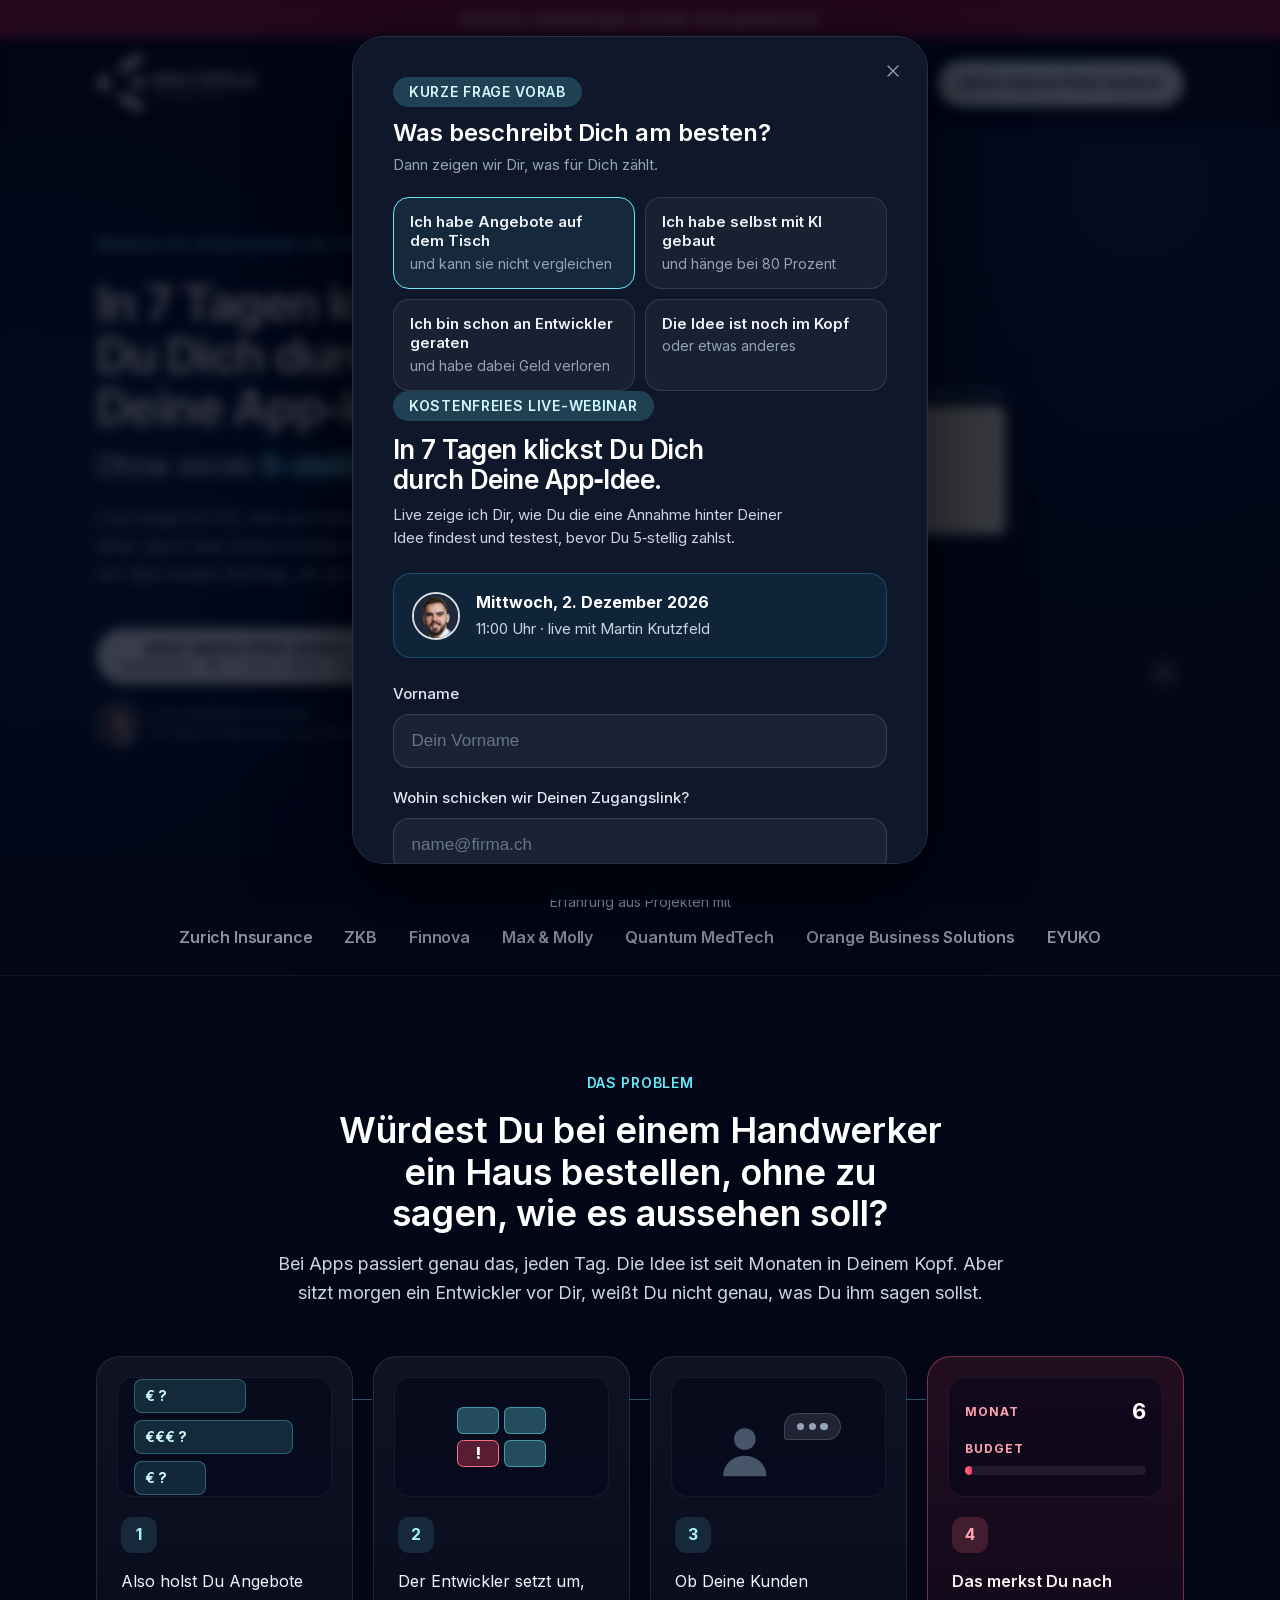
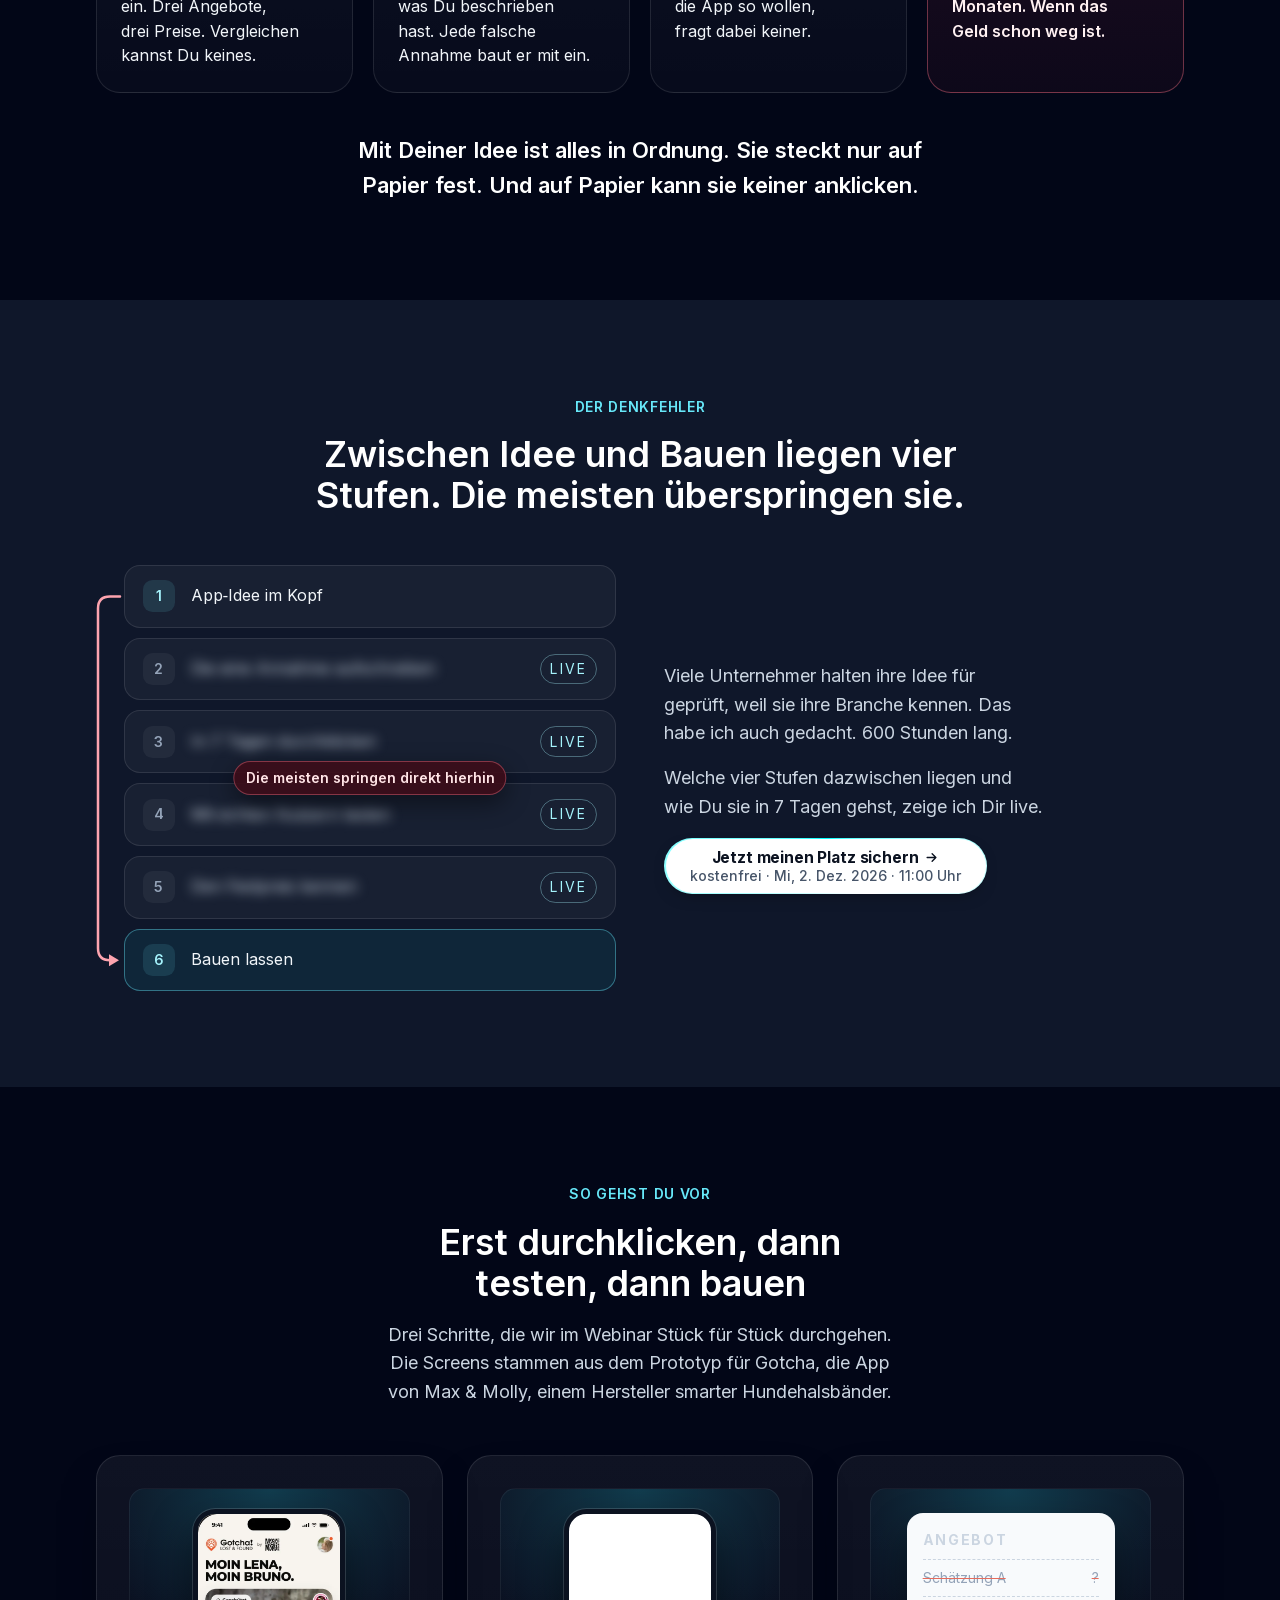
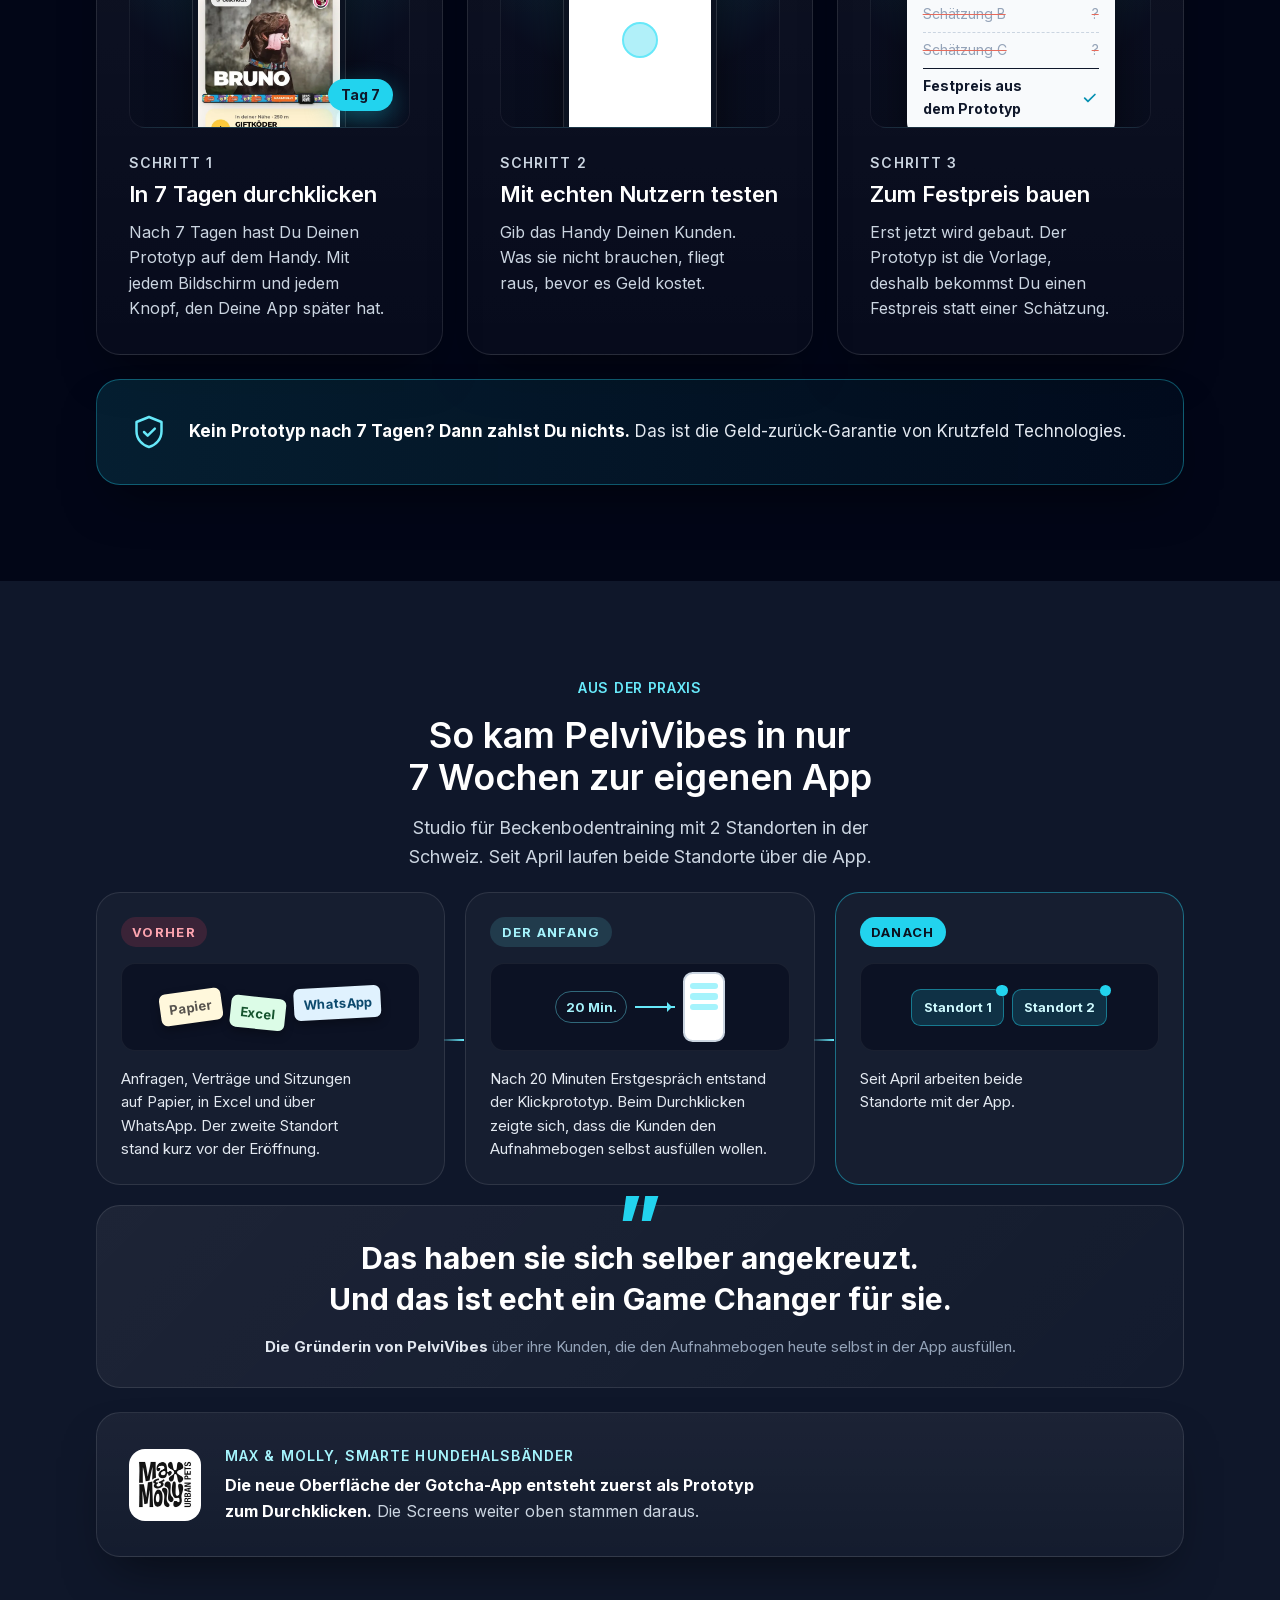
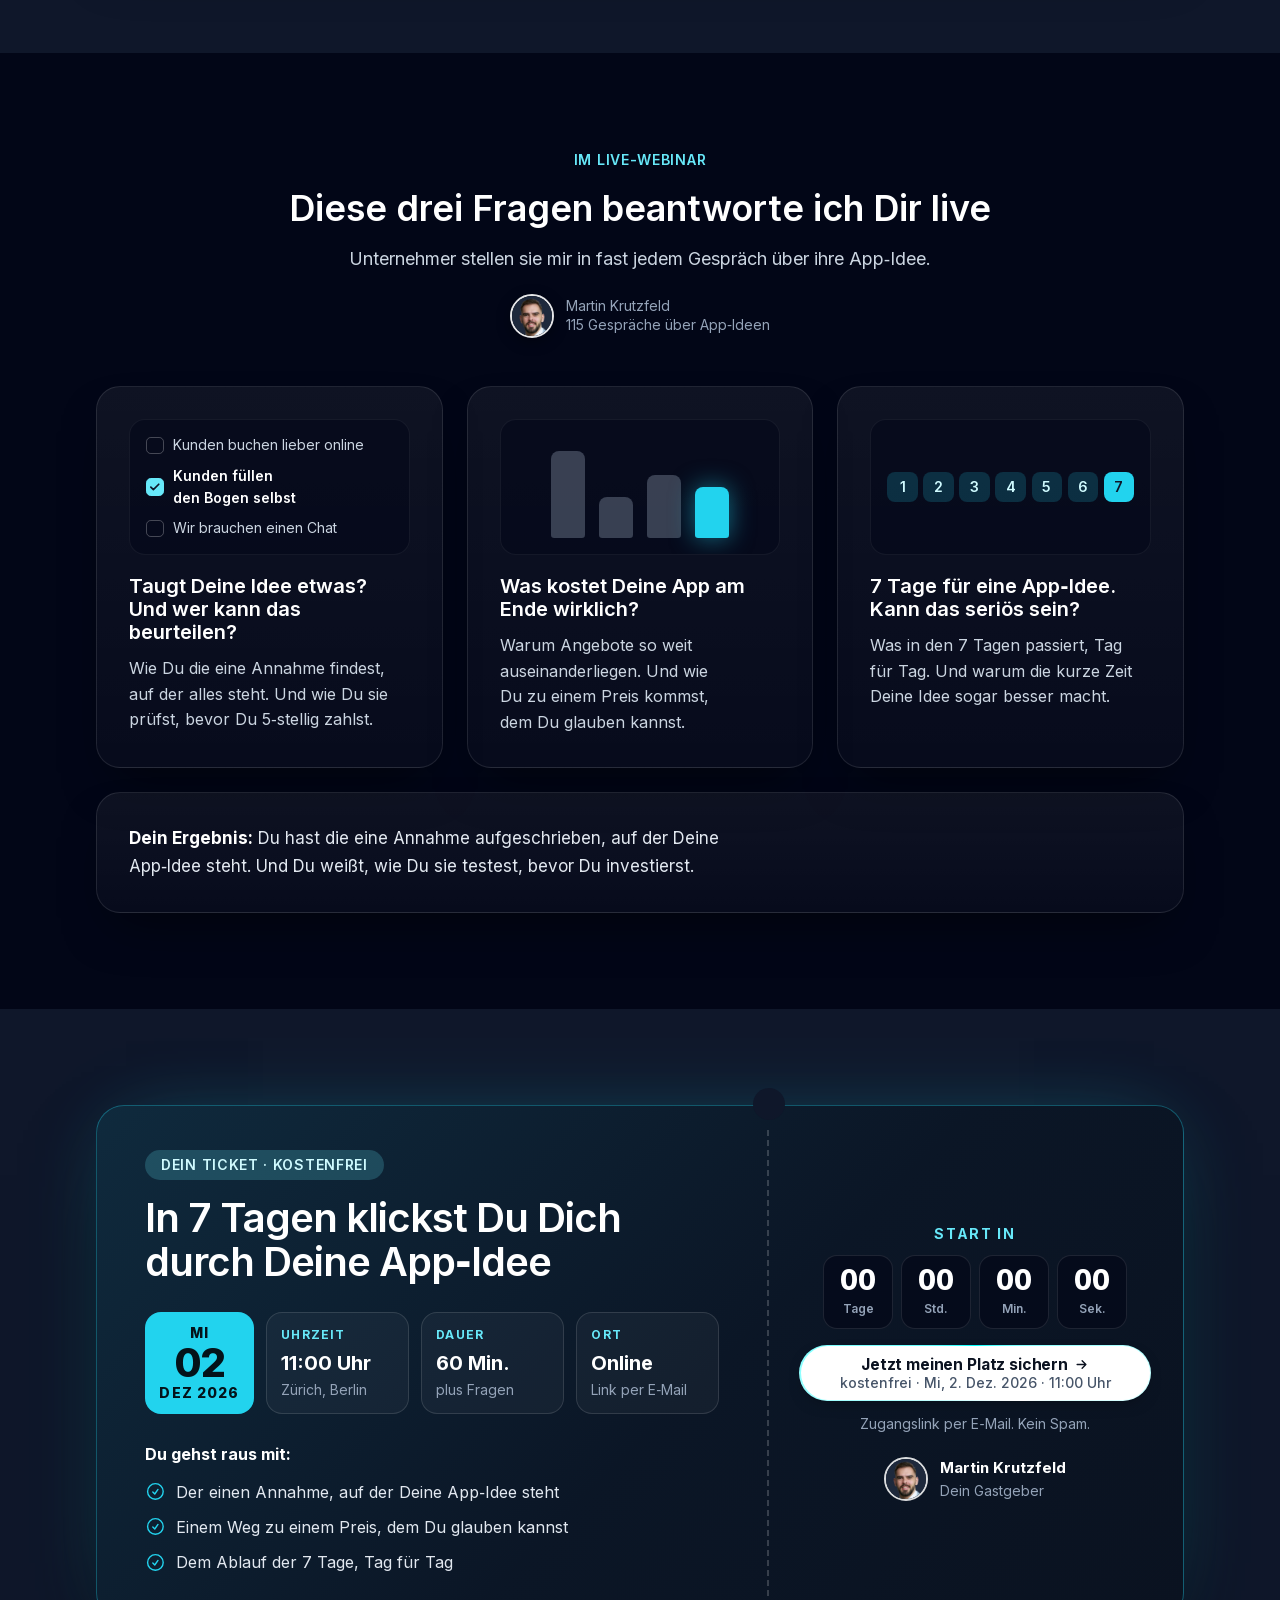
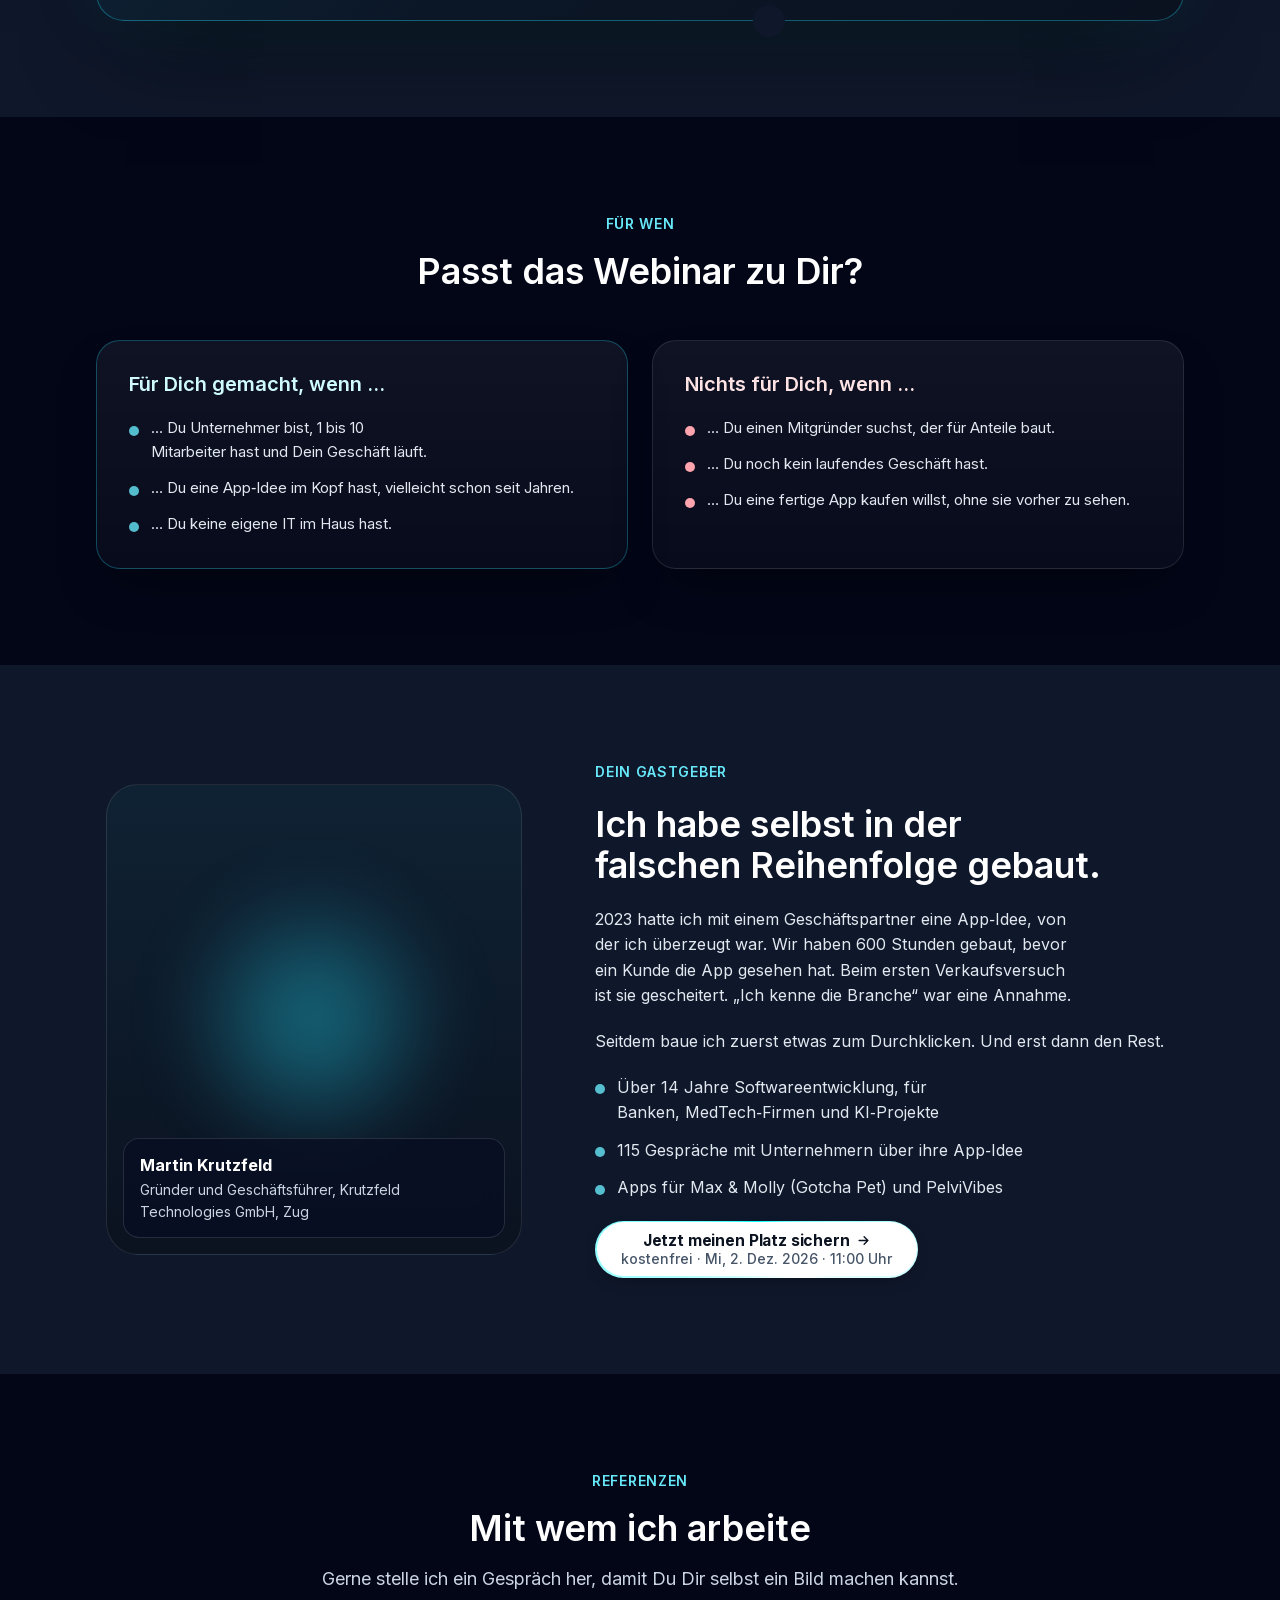
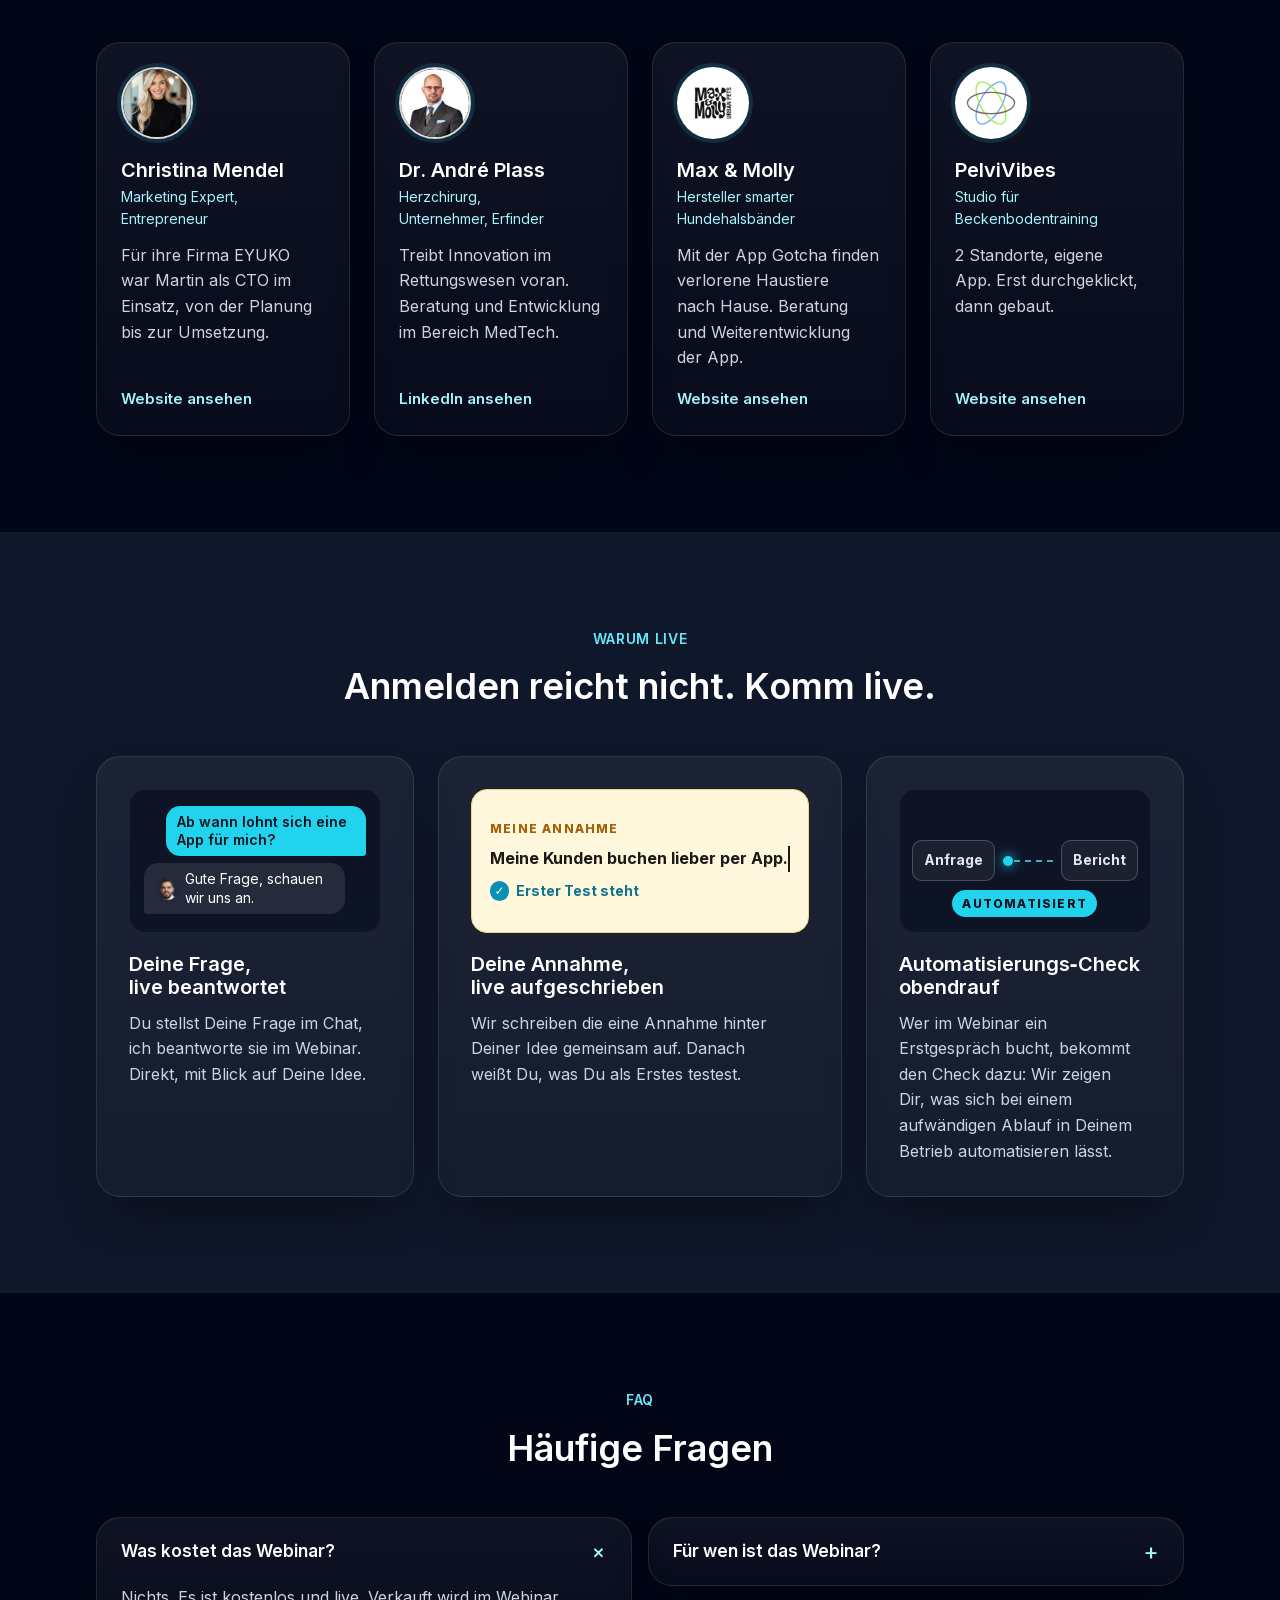
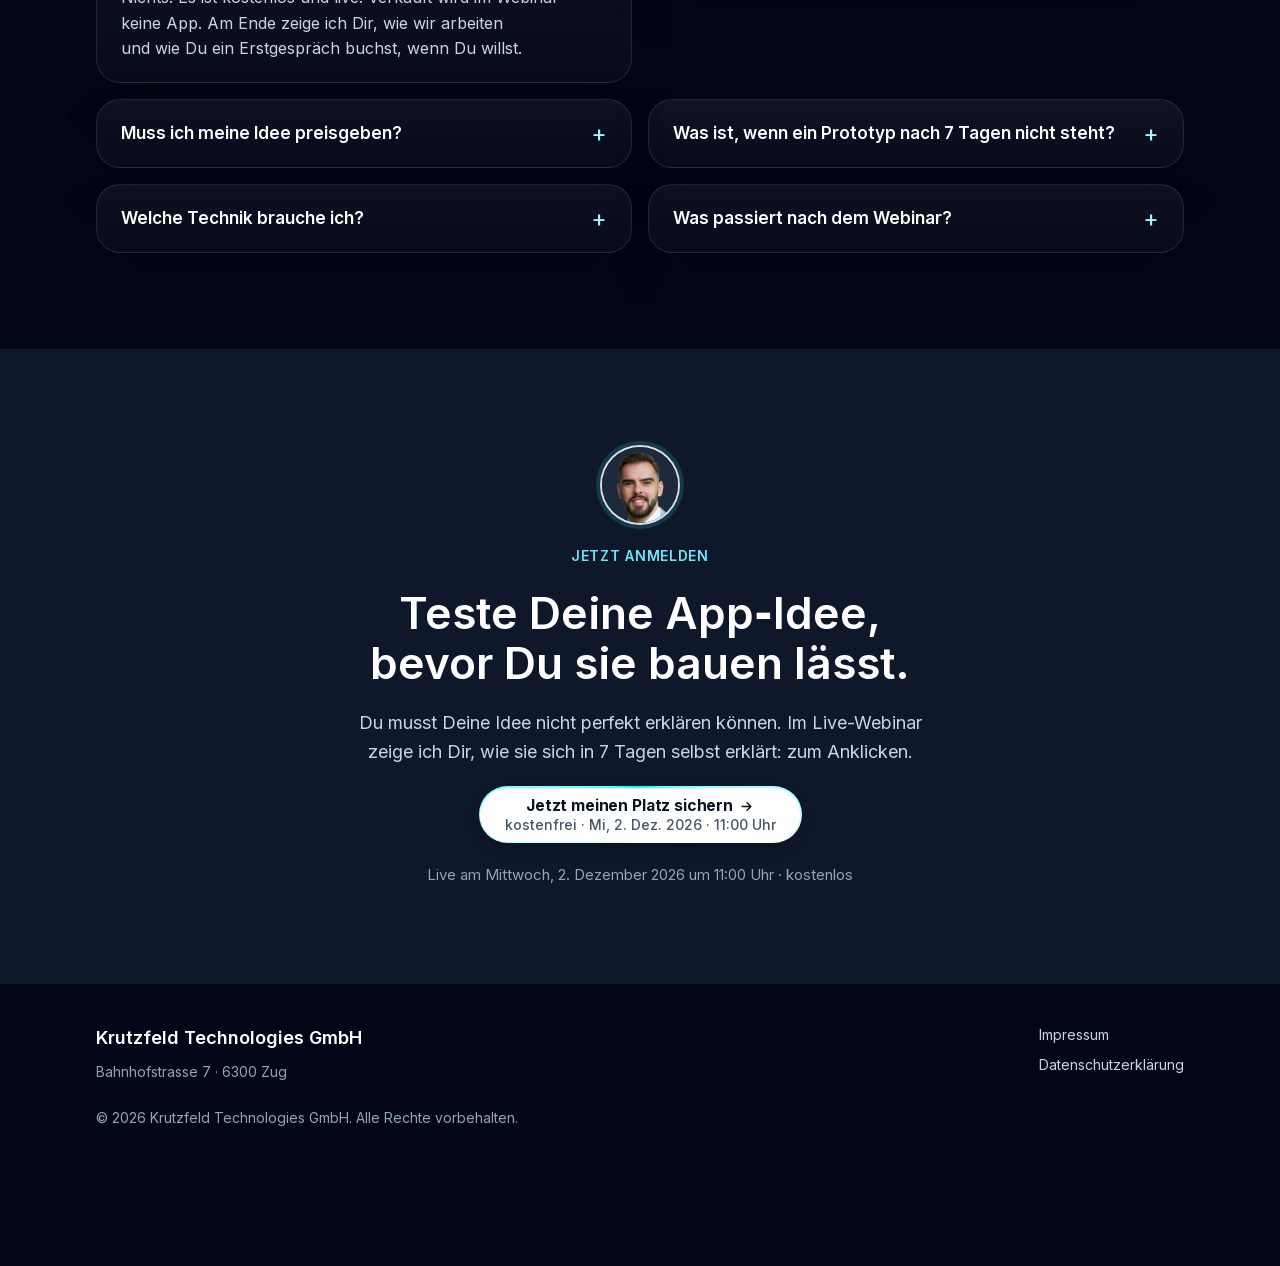
<file: index.html>
<!doctype html>
<html lang="de">
<head>
<meta charset="utf-8">
<meta name="viewport" content="width=device-width, initial-scale=1">
<title>In 7 Tagen klickst Du Dich durch Deine App-Idee · Live-Webinar</title>
<meta name="description" content="Live-Webinar für Unternehmer mit 1 bis 10 Mitarbeitern: In 7 Tagen klickst Du Dich durch Deine App-Idee. Ohne vorab 5-stellig zu investieren. Mi, 2. Dezember 2026, 11 Uhr, kostenlos.">
<meta name="robots" content="noindex, nofollow">
<meta name="theme-color" content="#020617">
<meta property="og:title" content="In 7 Tagen klickst Du Dich durch Deine App-Idee">
<meta property="og:description" content="Live-Webinar am 2. Dezember 2026, 11 Uhr. Kostenlos. Für Unternehmer mit 1 bis 10 Mitarbeitern und einer App-Idee.">
<meta property="og:type" content="website">
<link rel="preload" href="assets/fonts/inter-latin.woff2" as="font" type="font/woff2" crossorigin>
<link rel="stylesheet" href="assets/css/style.css?v=1794986132">
<link rel="icon" href="assets/img/logo-wordmark.png">
<script src="assets/js/config.js?v=1794930134" defer></script>
<script src="assets/js/app.js?v=1794930134" defer></script>
<script src="assets/js/vendor/gsap-3.12.5.min.js" defer></script>
<script src="assets/js/film.js?v=1794938600" defer></script>
</head>
<body>
<svg width="0" height="0" style="position:absolute" aria-hidden="true">
  <symbol id="i-check" viewBox="0 0 24 24"><path d="M9 12.75 11.25 15 15 9.75"/><path d="M21 12a9 9 0 1 1-18 0 9 9 0 0 1 18 0Z"/></symbol>
  <symbol id="i-haken" viewBox="0 0 24 24"><path d="M5 12.5 9.5 17 19 7.5"/></symbol>
  <symbol id="i-x" viewBox="0 0 24 24"><path d="M6 6l12 12M18 6 6 18"/></symbol>
  <symbol id="i-pfeil" viewBox="0 0 24 24"><path d="M5 12h14M13 6l6 6-6 6"/></symbol>
  <symbol id="i-schild" viewBox="0 0 24 24"><path d="M12 3 4.5 6v5.5c0 4.6 3.2 8.4 7.5 9.5 4.3-1.1 7.5-4.9 7.5-9.5V6L12 3Z"/><path d="m9 12 2.2 2.2L15.5 10"/></symbol>
  <symbol id="i-chat" viewBox="0 0 24 24"><path d="M4 5.5h16v10H9l-5 4v-14Z"/></symbol>
  <symbol id="i-stift" viewBox="0 0 24 24"><path d="M4 20h4L19 9l-4-4L4 16v4Z"/><path d="m13.5 6.5 4 4"/></symbol>
  <symbol id="i-blitz" viewBox="0 0 24 24"><path d="M13 3 5 13.5h6L10 21l8-10.5h-6L13 3Z"/></symbol>
</svg>

<div class="vorschau" role="status">Vorschau: Anmeldungen werden nicht gespeichert.</div>

<header class="header">
  <div class="wrap">
    <a href="#top" aria-label="Krutzfeld Technologies"><img class="logo" src="assets/img/logo-wordmark.png" alt="Krutzfeld Technologies Logo" width="480" height="174"></a>
    <p class="termin"><b>Live-Webinar</b> · <span data-ev="datumKurz">Mi, 2. Dez. 2026</span> · <span data-ev="zeitText">11:00 Uhr</span> · kostenlos</p>
    <button class="btn-weiss" type="button" data-anmelden>Jetzt meinen Platz sichern</button>
  </div>
</header>

<main id="top">

<!-- 2 Hero, zentriert wie die JustClose-Workshop-Seite -->
<section class="hero hero-z">
  <div class="glow-orb orb-1" aria-hidden="true"></div>
  <div class="glow-orb orb-2" aria-hidden="true"></div>
  <div class="wrap">
    <div class="hero-zwei">
    <div class="hero-links">
    <p class="hero-kicker" data-zgt="dach">Webinar für Unternehmer mit 1&nbsp;bis&nbsp;10&nbsp;Mitarbeitern</p>
    <h1 class="hero-h1">In 7&nbsp;Tagen klickst Du Dich durch Deine App&#8209;Idee. <span class="h1-zwei">Ohne vorab <span class="glow">5&#8209;stellig</span> zu investieren.</span></h1>
    
    <p class="hero-sub">Live zeige ich Dir, wie aus Deiner Idee ein Prototyp wird, durch den Deine Kunden klicken. So weißt Du vor dem ersten Auftrag, ob sie die App wirklich wollen.</p>
    <div class="hero-cta">
      <button class="super zwei" type="button" data-anmelden><span class="z1">Jetzt meinen Platz sichern<svg class="i pfeil"><use href="#i-pfeil"/></svg></span><span class="z2">kostenfrei · <span data-ev="datumKurz">Mi, 2. Dez. 2026</span> · <span data-ev="zeitText">11:00 Uhr</span></span></button>
      <div class="cta-faces"><img src="assets/img/martin-avatar.webp?v=1794554332" width="96" height="96" alt="Martin Krutzfeld"><em>Live mit Martin Krutzfeld<br>14 Jahre Erfahrung in der Softwareentwicklung</em></div>
      
    </div>
    </div>
    <figure class="hero-film" data-film>
      <div class="film-view" role="img" aria-label="Animation: Von der App-Idee über den Prototyp in 7 Tagen, den Kunden durchklicken, zur fertigen App mit ihren Funktionen"><div class="kf"></div></div>
      <button class="film-pp" type="button" aria-label="Animation pausieren"><svg class="i-pause" viewBox="0 0 24 24" aria-hidden="true"><rect x="6" y="5" width="4" height="14" rx="1"/><rect x="14" y="5" width="4" height="14" rx="1"/></svg><svg class="i-play" viewBox="0 0 24 24" aria-hidden="true"><path d="M8 5.5v13l11-6.5z"/></svg></button>
    </figure>
    </div>
  </div>
</section>

<!-- Kunden -->
<div class="kunden" aria-label="Kunden von Krutzfeld Technologies">
  <div class="wrap">
    <p>Erfahrung aus Projekten mit</p>
    <ul>
      <li>Zurich Insurance</li><li>ZKB</li><li>Finnova</li><li>Max &amp; Molly</li><li>Quantum MedTech</li><li>Orange Business Solutions</li><li>EYUKO</li>
    </ul>
  </div>
</div>

<!-- 3 Problem -->
<section id="problem">
  <div class="wrap reveal">
    <header class="kopf zentriert">
      <p class="eyebrow">Das Problem</p>
      <h2 data-zgt="frage">Würdest Du bei einem Handwerker ein Haus bestellen, ohne zu sagen, wie es aussehen soll?</h2>
      <p class="lead" data-zgt="einstieg">Bei Apps passiert genau das, jeden Tag. Die Idee ist seit Monaten in Deinem Kopf. Aber sitzt morgen ein Entwickler vor Dir, weißt Du nicht genau, was Du ihm sagen sollst.</p>
    </header>
    <ol class="kette-reihe">
      <li><div class="k-anim ka-preise" aria-hidden="true"><span style="--w:62%">€ ?</span><span style="--w:88%">€€€ ?</span><span style="--w:40%">€ ?</span></div><span class="nr">1</span><p data-zgt="schmerz">Also holst Du Angebote ein. Drei Angebote, drei Preise. Vergleichen kannst Du keines.</p></li>
      <li><div class="k-anim ka-bau" aria-hidden="true"><i></i><i></i><i class="falsch">!</i><i></i></div><span class="nr">2</span><p>Der Entwickler setzt um, was Du beschrieben hast. Jede falsche Annahme baut er mit ein.</p></li>
      <li><div class="k-anim ka-frage" aria-hidden="true"><svg class="person" viewBox="0 0 48 48"><circle cx="24" cy="15" r="9"/><path d="M6 46c0-10 8-17 18-17s18 7 18 17z"/></svg><span class="blase"><i></i><i></i><i></i></span></div><span class="nr">3</span><p>Ob Deine Kunden die App so wollen, fragt dabei keiner.</p></li>
      <li class="schmerz"><div class="k-anim ka-geld" aria-hidden="true"><div class="monat"><small>Monat</small><b><span>1</span><span>2</span><span>3</span><span>4</span><span>5</span><span>6</span></b></div><div class="budget"><small>Budget</small><div class="leiste"><i></i></div></div></div><span class="nr">4</span><p>Das merkst Du nach Monaten. Wenn das Geld schon weg ist.</p></li>
    </ol>
    <p class="schluss-satz zentriert">Mit Deiner Idee ist alles in Ordnung. Sie steckt nur auf Papier fest. Und auf Papier kann sie keiner anklicken.</p>
  </div>
</section>

<!-- 4 Denkfehler mit Leiter -->
<section id="reihenfolge" class="bg-900">
  <div class="wrap reveal">
    <header class="kopf">
      <p class="eyebrow">Der Denkfehler</p>
      <h2>Zwischen Idee und Bauen liegen vier Stufen. Die meisten überspringen sie.</h2>
    </header>
    <div class="leiter-wrap">
      <ol class="leiter" data-leiter>
        <li data-stufe="1"><span class="s">1</span><span class="t">App&#8209;Idee im Kopf</span></li>
        <li class="verdeckt"><span class="s">2</span><span class="t">Die eine Annahme aufschreiben</span><span class="live">live</span></li>
        <li class="verdeckt"><span class="s">3</span><span class="t">In 7 Tagen durchklicken</span><span class="live">live</span></li>
        <li class="verdeckt"><span class="s">4</span><span class="t">Mit echten Nutzern testen</span><span class="live">live</span></li>
        <li class="verdeckt"><span class="s">5</span><span class="t">Den Festpreis kennen</span><span class="live">live</span></li>
        <li class="ziel" data-stufe="6"><span class="s">6</span><span class="t">Bauen lassen</span></li>
        <svg class="sprung" aria-hidden="true"><path pathLength="100" d=""></path><polygon class="spitze" points=""></polygon></svg>
        <span class="sprung-label" aria-hidden="true">Die meisten springen direkt hierhin</span>
      </ol>
      <div class="stack">
        <p class="lead">Viele Unternehmer halten ihre Idee für geprüft, weil sie ihre Branche kennen. Das habe ich auch gedacht. 600 Stunden lang.</p>
        <p class="lead">Welche vier Stufen dazwischen liegen und wie Du sie in 7&nbsp;Tagen gehst, zeige ich Dir live.</p>
        <div class="aktionen"><button class="super zwei" type="button" data-anmelden><span class="z1">Jetzt meinen Platz sichern<svg class="i pfeil"><use href="#i-pfeil"/></svg></span><span class="z2">kostenfrei · <span data-ev="datumKurz">Mi, 2. Dez. 2026</span> · <span data-ev="zeitText">11:00 Uhr</span></span></button></div>
      </div>
    </div>
  </div>
</section>

<!-- 5 Schritte mit echten Screens -->
<section id="schritte">
  <div class="wrap reveal">
    <header class="kopf">
      <p class="eyebrow">So gehst Du vor</p>
      <h2>Erst durchklicken, dann testen, dann bauen</h2>
      <p class="lead">Drei Schritte, die wir im Webinar Stück für Stück durchgehen. Die Screens stammen aus dem Prototyp für Gotcha, die App von Max&nbsp;&amp;&nbsp;Molly, einem Hersteller smarter Hundehalsbänder.</p>
    </header>
    <div class="grid c3 schritt-raster">
      <article class="karte schritt">
        <div class="schaubild"><div class="handy"><img src="assets/img/gotcha-start.webp" alt="Screen aus dem Gotcha-Prototyp: Startseite mit dem Hund Bruno" width="520" height="1126" loading="lazy" decoding="async"></div><span class="tag-7">Tag 7</span></div>
        <p class="phase">Schritt 1</p>
        <h3>In 7 Tagen durchklicken</h3>
        <p>Nach 7 Tagen hast Du Deinen Prototyp auf dem Handy. Mit jedem Bildschirm und jedem Knopf, den Deine App später hat.</p>
      </article>
      <article class="karte schritt">
        <div class="schaubild"><div class="handy"><img src="assets/img/gotcha-alarm.webp" alt="Zweiter Screen aus dem Gotcha-Prototyp: Nachbarn alarmieren im Umkreis von 1, 3 oder 5 Kilometern" width="520" height="1126" loading="lazy" decoding="async"><span class="tap" aria-hidden="true"></span></div></div>
        <p class="phase">Schritt 2</p>
        <h3>Mit echten Nutzern testen</h3>
        <p>Gib das Handy Deinen Kunden. Was sie nicht brauchen, fliegt raus, bevor es Geld kostet.</p>
      </article>
      <article class="karte schritt">
        <div class="schaubild"><div class="beleg" aria-hidden="true">
          <p class="beleg-kopf">Angebot</p>
          <p class="beleg-zeile durch"><span>Schätzung A</span><span>?</span></p>
          <p class="beleg-zeile durch"><span>Schätzung B</span><span>?</span></p>
          <p class="beleg-zeile durch"><span>Schätzung C</span><span>?</span></p>
          <p class="beleg-zeile fest"><span>Festpreis aus dem Prototyp</span><svg class="i"><use href="#i-haken"/></svg></p>
        </div></div>
        <p class="phase">Schritt 3</p>
        <h3>Zum Festpreis bauen</h3>
        <p>Erst jetzt wird gebaut. Der Prototyp ist die Vorlage, deshalb bekommst Du einen Festpreis statt einer Schätzung.</p>
      </article>
    </div>
    <div class="garantie karte">
      <svg class="i gross" aria-hidden="true"><use href="#i-schild"/></svg>
      <p><b>Kein Prototyp nach 7&nbsp;Tagen? Dann zahlst Du nichts.</b> Das ist die Geld-zurück-Garantie von Krutzfeld Technologies.</p>
    </div>
  </div>
</section>

<!-- 6 Beweis -->
<section id="beweis" class="bg-900">
  <div class="wrap reveal">
    <header class="kopf zentriert">
      <p class="eyebrow">Aus der Praxis</p>
      <h2>So kam PelviVibes in nur 7&nbsp;Wochen zur eigenen App</h2>
      <p class="lead">Studio für Beckenbodentraining mit 2&nbsp;Standorten in der Schweiz. Seit April laufen beide Standorte über die App.</p>
    </header>
    <ol class="case-weg">
      <li class="vorher"><span class="lbl">Vorher</span><div class="cw-anim cw-chaos" aria-hidden="true"><i>Papier</i><i>Excel</i><i>WhatsApp</i></div><p>Anfragen, Verträge und Sitzungen auf Papier, in Excel und über WhatsApp. Der zweite Standort stand kurz vor der Eröffnung.</p></li>
      <li class="anfang"><span class="lbl">Der Anfang</span><div class="cw-anim cw-proto" aria-hidden="true"><span class="cp-gespraech">20 Min.</span><span class="cp-pfeil"></span><span class="cp-handy"><i></i><i></i><i></i></span></div><p>Nach 20 Minuten Erstgespräch entstand der Klickprototyp. Beim Durchklicken zeigte sich, dass die Kunden den Aufnahmebogen selbst ausfüllen wollen.</p></li>
      <li class="danach"><span class="lbl">Danach</span><div class="cw-anim cw-standorte" aria-hidden="true"><span>Standort 1</span><span>Standort 2</span></div><p>Seit April arbeiten beide Standorte mit der App.</p></li>
    </ol>
    <figure class="case-zitat">
      <span class="qm" aria-hidden="true">„</span>
      <blockquote>Das haben sie sich selber angekreuzt. Und das ist echt ein Game Changer für sie.</blockquote>
      <figcaption><b>Die Gründerin von PelviVibes</b> über ihre Kunden, die den Aufnahmebogen heute selbst in der App ausfüllen.</figcaption>
    </figure>
    <article class="karte fall-klein">
      <img src="assets/img/max-molly-logo.webp" alt="Logo von Max &amp; Molly" width="240" height="240" loading="lazy" decoding="async">
      <div>
        <p class="tag">Max &amp; Molly, smarte Hundehalsbänder</p>
        <p><b>Die neue Oberfläche der Gotcha-App entsteht zuerst als Prototyp zum Durchklicken.</b> Die Screens weiter oben stammen daraus.</p>
      </div>
    </article>
  </div>
</section>

<!-- 7 Inhalte als Bento -->
<section id="inhalte">
  <div class="wrap reveal">
    <header class="kopf">
      <p class="eyebrow">Im Live-Webinar</p>
      <h2>Diese drei Fragen beantworte ich Dir live</h2>
      <p class="lead">Unternehmer stellen sie mir in fast jedem Gespräch über ihre App&#8209;Idee.</p>
      <div class="cta-faces"><img src="assets/img/martin-avatar.webp?v=1794554332" width="96" height="96" alt="Martin Krutzfeld" loading="lazy"><em>Martin Krutzfeld<br>115 Gespräche über App&#8209;Ideen</em></div>
    </header>
    <div class="grid c3 bento">
      <article class="karte">
        <div class="mini mini-annahme" aria-hidden="true">
          <p class="m-zeile"><span class="box-check"></span>Kunden buchen lieber online</p>
          <p class="m-zeile an"><span class="box-check"><svg class="i"><use href="#i-haken"/></svg></span>Kunden füllen den Bogen selbst</p>
          <p class="m-zeile"><span class="box-check"></span>Wir brauchen einen Chat</p>
        </div>
        <h3>Taugt Deine Idee etwas? Und wer kann das beurteilen?</h3>
        <p>Wie Du die eine Annahme findest, auf der alles steht. Und wie Du sie prüfst, bevor Du 5&#8209;stellig zahlst.</p>
      </article>
      <article class="karte">
        <div class="mini mini-preis" aria-hidden="true">
          <span style="--h:85%"></span><span style="--h:40%"></span><span style="--h:62%"></span><span class="fest" style="--h:50%"></span>
        </div>
        <h3>Was kostet Deine App am Ende wirklich?</h3>
        <p>Warum Angebote so weit auseinanderliegen. Und wie Du zu einem Preis kommst, dem Du glauben kannst.</p>
      </article>
      <article class="karte">
        <div class="mini mini-tage" aria-hidden="true">
          <span>1</span><span>2</span><span>3</span><span>4</span><span>5</span><span>6</span><span class="ziel">7</span>
        </div>
        <h3>7 Tage für eine App&#8209;Idee. Kann das seriös sein?</h3>
        <p>Was in den 7 Tagen passiert, Tag für Tag. Und warum die kurze Zeit Deine Idee sogar besser macht.</p>
      </article>
    </div>
    <p class="ergebnis karte"><b>Dein Ergebnis:</b> Du hast die eine Annahme aufgeschrieben, auf der Deine App&#8209;Idee steht. Und Du weißt, wie Du sie testest, bevor Du investierst.</p>
  </div>
</section>

<!-- 8 Ticket -->
<section id="ticket" class="bg-900">
  <div class="wrap reveal">
    <article class="tk">
      <div class="tk-haupt">
        <span class="pill">Dein Ticket · kostenfrei</span>
        <h2>In 7&nbsp;Tagen klickst Du Dich durch Deine App&#8209;Idee</h2>
        <div class="tk-eck">
          <div class="tk-datum"><small>Mi</small><b>02</b><small>Dez 2026</small></div>
          <div class="tk-info"><small>Uhrzeit</small><b>11:00 Uhr</b><span>Zürich, Berlin</span></div>
          <div class="tk-info"><small>Dauer</small><b>60 Min.</b><span>plus Fragen</span></div>
          <div class="tk-info"><small>Ort</small><b>Online</b><span>Link per E&#8209;Mail</span></div>
        </div>
        <p class="tk-mit">Du gehst raus mit:</p>
        <ul class="tk-liste">
          <li><svg class="i"><use href="#i-check"/></svg>Der einen Annahme, auf der Deine App&#8209;Idee steht</li>
          <li><svg class="i"><use href="#i-check"/></svg>Einem Weg zu einem Preis, dem Du glauben kannst</li>
          <li><svg class="i"><use href="#i-check"/></svg>Dem Ablauf der 7 Tage, Tag für Tag</li>
        </ul>
      </div>
      <div class="tk-abriss" aria-hidden="true"></div>
      <div class="tk-stub">
        <p class="tk-start">Start in</p>
        <div class="tk-count" data-countdown="2026-12-02T11:00:00+01:00">
          <div><b data-cd="t">00</b><small>Tage</small></div>
          <div><b data-cd="s">00</b><small>Std.</small></div>
          <div><b data-cd="m">00</b><small>Min.</small></div>
          <div><b data-cd="x">00</b><small>Sek.</small></div>
        </div>
        <button class="super zwei" type="button" data-anmelden><span class="z1">Jetzt meinen Platz sichern<svg class="i pfeil"><use href="#i-pfeil"/></svg></span><span class="z2">kostenfrei · <span data-ev="datumKurz">Mi, 2. Dez. 2026</span> · <span data-ev="zeitText">11:00 Uhr</span></span></button>
        <p class="tk-mikro">Zugangslink per E&#8209;Mail. Kein Spam.</p>
        <div class="tk-host"><img src="assets/img/martin-avatar.webp?v=1794555519" width="96" height="96" alt="Martin Krutzfeld" loading="lazy"><span><b>Martin Krutzfeld</b>Dein Gastgeber</span></div>
      </div>
    </article>
  </div>
</section>

<!-- 9 Für wen -->
<section id="fuer-wen">
  <div class="wrap reveal">
    <header class="kopf">
      <p class="eyebrow">Für wen</p>
      <h2>Passt das Webinar zu Dir?</h2>
    </header>
    <div class="grid c2 vergleich">
      <article class="karte">
        <h3 class="ja">Für Dich gemacht, wenn …</h3>
        <ul class="punkte">
          <li>… Du Unternehmer bist, 1&nbsp;bis&nbsp;10 Mitarbeiter hast und Dein Geschäft läuft.</li>
          <li data-zgt="fuerwen">… Du eine App&#8209;Idee im Kopf hast, vielleicht schon seit Jahren.</li>
          <li>… Du keine eigene IT im Haus hast.</li>
        </ul>
      </article>
      <article class="karte">
        <h3 class="nein">Nichts für Dich, wenn …</h3>
        <ul class="punkte rot">
          <li>… Du einen Mitgründer suchst, der für Anteile baut.</li>
          <li>… Du noch kein laufendes Geschäft hast.</li>
          <li>… Du eine fertige App kaufen willst, ohne sie vorher zu sehen.</li>
        </ul>
      </article>
    </div>
  </div>
</section>

<!-- 10 Gastgeber -->
<section id="gastgeber" class="bg-900">
  <div class="wrap reveal founder">
    <figure class="portrait">
      <div class="portrait-glow" aria-hidden="true"></div>
      <img src="assets/img/martin.webp" alt="Martin Krutzfeld" width="800" height="908" loading="lazy" decoding="async">
      <figcaption><b>Martin Krutzfeld</b>Gründer und Geschäftsführer, Krutzfeld Technologies GmbH, Zug</figcaption>
    </figure>
    <div class="stack">
      <p class="eyebrow">Dein Gastgeber</p>
      <h2>Ich habe selbst in der falschen Reihenfolge gebaut.</h2>
      <p>2023 hatte ich mit einem Geschäftspartner eine App&#8209;Idee, von der ich überzeugt war. Wir haben 600 Stunden gebaut, bevor ein Kunde die App gesehen hat. Beim ersten Verkaufsversuch ist sie gescheitert. „Ich kenne die Branche“ war eine Annahme.</p>
      <p>Seitdem baue ich zuerst etwas zum Durchklicken. Und erst dann den Rest.</p>
      <ul class="punkte">
        <li>Über 14 Jahre Softwareentwicklung, für Banken, MedTech&#8209;Firmen und KI&#8209;Projekte</li>
        <li>115 Gespräche mit Unternehmern über ihre App&#8209;Idee</li>
        <li>Apps für Max &amp; Molly (Gotcha Pet) und PelviVibes</li>
      </ul>
      <div class="aktionen"><button class="super zwei" type="button" data-anmelden><span class="z1">Jetzt meinen Platz sichern<svg class="i pfeil"><use href="#i-pfeil"/></svg></span><span class="z2">kostenfrei · <span data-ev="datumKurz">Mi, 2. Dez. 2026</span> · <span data-ev="zeitText">11:00 Uhr</span></span></button></div>
    </div>
  </div>
</section>

<!-- 11 Referenzen -->
<section id="referenzen">
  <div class="wrap reveal">
    <header class="kopf">
      <p class="eyebrow">Referenzen</p>
      <h2>Mit wem ich arbeite</h2>
      <p class="lead">Gerne stelle ich ein Gespräch her, damit Du Dir selbst ein Bild machen kannst.</p>
    </header>
    <div class="grid refs">
      <article class="karte ref">
        <img class="ref-bild" src="assets/img/christina-mendel.avif" alt="Christina Mendel" width="96" height="96" loading="lazy" decoding="async">
        <h3>Christina Mendel</h3>
        <p class="rolle">Marketing Expert, Entrepreneur</p>
        <p>Für ihre Firma EYUKO war Martin als CTO im Einsatz, von der Planung bis zur Umsetzung.</p>
        <a class="textlink" href="https://www.christinamendel.com/" target="_blank" rel="noopener">Website ansehen</a>
      </article>
      <article class="karte ref">
        <img class="ref-bild" src="assets/img/andre-plass.jpg" alt="Dr. André Plass" width="96" height="96" loading="lazy" decoding="async">
        <h3>Dr. André Plass</h3>
        <p class="rolle">Herzchirurg, Unternehmer, Erfinder</p>
        <p>Treibt Innovation im Rettungswesen voran. Beratung und Entwicklung im Bereich MedTech.</p>
        <a class="textlink" href="https://www.linkedin.com/in/andr%C3%A9-plass-md-fects-53742441/" target="_blank" rel="noopener">LinkedIn ansehen</a>
      </article>
      <article class="karte ref">
        <span class="ref-bild logo eckig"><img src="assets/img/max-molly-logo.webp" alt="Logo von Max &amp; Molly" width="240" height="240" loading="lazy" decoding="async"></span>
        <h3>Max &amp; Molly</h3>
        <p class="rolle">Hersteller smarter Hundehalsbänder</p>
        <p>Mit der App Gotcha finden verlorene Haustiere nach Hause. Beratung und Weiterentwicklung der App.</p>
        <a class="textlink" href="https://gotchapet.com" target="_blank" rel="noopener">Website ansehen</a>
      </article>
      <article class="karte ref">
        <img class="ref-bild logo" src="assets/img/pelvivibes.svg" alt="PelviVibes" width="96" height="96" loading="lazy" decoding="async">
        <h3>PelviVibes</h3>
        <p class="rolle">Studio für Beckenbodentraining</p>
        <p>2&nbsp;Standorte, eigene App. Erst durchgeklickt, dann gebaut.</p>
        <a class="textlink" href="https://www.pelvi-vibes.ch/" target="_blank" rel="noopener">Website ansehen</a>
      </article>
    </div>
  </div>
</section>

<!-- 12 Warum live -->
<section id="live" class="bg-900">
  <div class="wrap reveal">
    <header class="kopf">
      <p class="eyebrow">Warum live</p>
      <h2>Anmelden reicht nicht. Komm live.</h2>
    </header>
    <div class="grid c3 live-raster">
      <article class="karte vorteil">
        <div class="mini lv-chat" aria-hidden="true">
          <div class="b frage">Ab wann lohnt sich eine App für mich?</div>
          <div class="b tippt"><img src="assets/img/martin-avatar.webp?v=1794554332" alt=""><span><i></i><i></i><i></i></span></div>
          <div class="b antwort"><img src="assets/img/martin-avatar.webp?v=1794554332" alt="">Gute Frage, schauen wir uns an.</div>
        </div>
        <h3>Deine Frage, live beantwortet</h3>
        <p>Du stellst Deine Frage im Chat, ich beantworte sie im Webinar. Direkt, mit Blick auf Deine Idee.</p>
      </article>
      <article class="karte vorteil">
        <div class="mini lv-notiz" aria-hidden="true">
          <small>Meine Annahme</small>
          <p class="schreibt"><span>Meine Kunden buchen lieber per App.</span></p>
          <div class="lv-test"><i>✓</i>Erster Test steht</div>
        </div>
        <h3>Deine Annahme, live aufgeschrieben</h3>
        <p>Wir schreiben die eine Annahme hinter Deiner Idee gemeinsam auf. Danach weißt Du, was Du als Erstes testest.</p>
      </article>
      <article class="karte vorteil">
        <div class="mini lv-flow" aria-hidden="true">
          <span class="knoten">Anfrage</span><span class="linie"><i></i></span><span class="knoten">Bericht</span>
          <span class="blitz">automatisiert</span>
        </div>
        <h3>Automatisierungs&#8209;Check obendrauf</h3>
        <p>Wer im Webinar ein Erstgespräch bucht, bekommt den Check dazu: Wir zeigen Dir, was sich bei einem aufwändigen Ablauf in Deinem Betrieb automatisieren lässt.</p>
      </article>
    </div>
  </div>
</section>

<!-- 13 FAQ -->
<section id="faq">
  <div class="wrap reveal">
    <header class="kopf">
      <p class="eyebrow">FAQ</p>
      <h2>Häufige Fragen</h2>
    </header>
    <div class="faq">
      <details class="karte" open><summary>Was kostet das Webinar?</summary><p>Nichts. Es ist kostenlos und live. Verkauft wird im Webinar keine App. Am Ende zeige ich Dir, wie wir arbeiten und wie Du ein Erstgespräch buchst, wenn Du willst.</p></details>
      <details class="karte"><summary>Für wen ist das Webinar?</summary><p>Für Unternehmer mit 1 bis 10 Mitarbeitern, die eine App&#8209;Idee im Kopf haben und keine eigene IT im Haus. Nichts für Dich, wenn Du einen Mitgründer suchst, der für Anteile baut.</p></details>
      <details class="karte"><summary>Muss ich meine Idee preisgeben?</summary><p>Nein. Im Webinar reicht Zuhören. Wenn Du danach ein Erstgespräch willst, unterschreiben wir vorab eine Geheimhaltungsvereinbarung.</p></details>
      <details class="karte"><summary>Was ist, wenn ein Prototyp nach 7&nbsp;Tagen nicht steht?</summary><p>Dann bekommst Du Dein Geld zurück. Das ist die Geld-zurück-Garantie von Krutzfeld Technologies, ohne Diskussion.</p></details>
      <details class="karte"><summary>Welche Technik brauche ich?</summary><p>Einen Browser und Internet. Den Zugangslink bekommst Du nach der Anmeldung per E&#8209;Mail, dazu eine Erinnerung vor dem Termin.</p></details>
      <details class="karte"><summary>Was passiert nach dem Webinar?</summary><p>Wenn Du willst, buchst Du ein kostenloses Erstgespräch. Es dauert 25 Minuten. Danach weißt Du, ob Deine App&#8209;Idee Sinn ergibt und womit Du anfangen solltest. Notfalls bekommst Du ein ehrliches Nein.</p></details>
    </div>
  </div>
</section>

<!-- Schluss -->
<section id="schluss" class="bg-900">
  <div class="wrap reveal schluss">
    <img class="avatar gross" src="assets/img/martin-avatar.webp?v=1794554332" alt="" width="96" height="96" loading="lazy" decoding="async">
    <p class="eyebrow">Jetzt anmelden</p>
    <h2>Teste Deine App&#8209;Idee, bevor Du sie bauen lässt.</h2>
    <p class="lead">Du musst Deine Idee nicht perfekt erklären können. Im Live-Webinar zeige ich Dir, wie sie sich in 7&nbsp;Tagen selbst erklärt: zum Anklicken.</p>
    <button class="super zwei" type="button" data-anmelden><span class="z1">Jetzt meinen Platz sichern<svg class="i pfeil"><use href="#i-pfeil"/></svg></span><span class="z2">kostenfrei · <span data-ev="datumKurz">Mi, 2. Dez. 2026</span> · <span data-ev="zeitText">11:00 Uhr</span></span></button>
    <p class="cta-zeile">Live am <span data-ev="datumLang">Mittwoch, 2. Dezember 2026</span> um <span data-ev="zeitText">11:00 Uhr</span> · kostenlos</p>
  </div>
</section>

</main>

<footer>
  <div class="wrap">
    <div><p class="firma">Krutzfeld Technologies GmbH</p><p class="claim">Bahnhofstrasse 7 · 6300 Zug</p></div>
    <nav><a href="https://krutzfeld.tech/impressum" rel="noopener">Impressum</a><a href="https://krutzfeld.tech/datenschutz" rel="noopener">Datenschutzerklärung</a></nav>
  </div>
  <p class="wrap copy">© 2026 Krutzfeld Technologies GmbH. Alle Rechte vorbehalten.</p>
</footer>

<div class="insel" id="insel" role="region" aria-label="Anmeldung">
  <div class="insel-text" aria-live="off">
    <span class="aktiv">100&nbsp;% kostenfrei</span>
    <span>Live · Mi, 2.&nbsp;Dez., 11&nbsp;Uhr</span>
    <span id="insel-tage">60 Minuten plus Fragen</span>
    <span>Mit Martin Krutzfeld</span>
  </div>
  <button class="insel-btn" type="button" data-anmelden><span class="ib1">Jetzt meinen Platz sichern</span><span class="ib2">kostenfrei · <span data-ev="datumKurz">Mi, 2. Dez. 2026</span> · <span data-ev="zeitText">11:00 Uhr</span></span></button>
</div>

<!-- Popup: Weiche + Anmeldung -->
<div class="modal" id="modal" role="dialog" aria-modal="true" aria-labelledby="pop-titel" hidden>
  <div class="pop">
    <button class="schliessen" type="button" aria-label="Schließen" data-schliessen><svg class="i"><use href="#i-x"/></svg></button>

    <div data-schritt="weiche">
      <span class="pill" data-pop-badge>Kurze Frage vorab</span>
      <h3 id="pop-titel">Was beschreibt Dich am besten?</h3>
      <p class="pop-unter" data-pop-unter>Dann zeigen wir Dir, was für Dich zählt.</p>
      <div class="kacheln">
        <button class="kachel" type="button" data-zg="angebote">Ich habe Angebote auf dem Tisch<small>und kann sie nicht vergleichen</small></button>
        <button class="kachel" type="button" data-zg="ki">Ich habe selbst mit KI gebaut<small>und hänge bei 80 Prozent</small></button>
        <button class="kachel" type="button" data-zg="gebrannt">Ich bin schon an Entwickler geraten<small>und habe dabei Geld verloren</small></button>
        <button class="kachel" type="button" data-zg="idee">Die Idee ist noch im Kopf<small>oder etwas anderes</small></button>
      </div>
    </div>

    <div data-schritt="formular" class="formular" hidden>
      <div class="f-kopf">
        <span class="pill" data-form-pill>Kostenfreies Live-Webinar</span>
        <h3 data-form-titel>In 7&nbsp;Tagen klickst Du Dich durch Deine App&#8209;Idee.</h3>
        <p class="f-unter" data-form-unter>Live zeige ich Dir, wie Du die eine Annahme hinter Deiner Idee findest und testest, bevor Du 5&#8209;stellig zahlst.</p>
      </div>
      <div class="f-termin">
        <img src="assets/img/martin-avatar.webp?v=1794554332" alt="" width="96" height="96">
        <div><b data-ev="datumLang">Mittwoch, 2. Dezember 2026</b><span><span data-ev="zeitText">11:00 Uhr</span> · live mit Martin&nbsp;Krutzfeld</span></div>
      </div>
      <form id="anmeldung" novalidate>
        <label><span>Vorname</span><input type="text" name="vorname" autocomplete="given-name" required placeholder="Dein Vorname"></label>
        <label><span>Wohin schicken wir Deinen Zugangslink?</span><input type="email" name="email" autocomplete="email" required placeholder="name@firma.ch"></label>
        <input type="hidden" name="zielgruppe" value="">
        <p class="fehler" data-fehler>Bitte Vorname und eine gültige E&#8209;Mail-Adresse eintragen.</p>
        <button class="super zwei f-knopf" type="submit"><span class="z1">Jetzt meinen Platz sichern</span><span class="z2">kostenfrei · <span data-ev="datumKurz">Mi, 2. Dez. 2026</span> · <span data-ev="zeitText">11:00 Uhr</span></span></button>
        <p class="f-fuss">Der Link kommt sofort per E&#8209;Mail. Kein Spam.</p>
      </form>
    </div>
  </div>
</div>

</body>
</html>
</file>
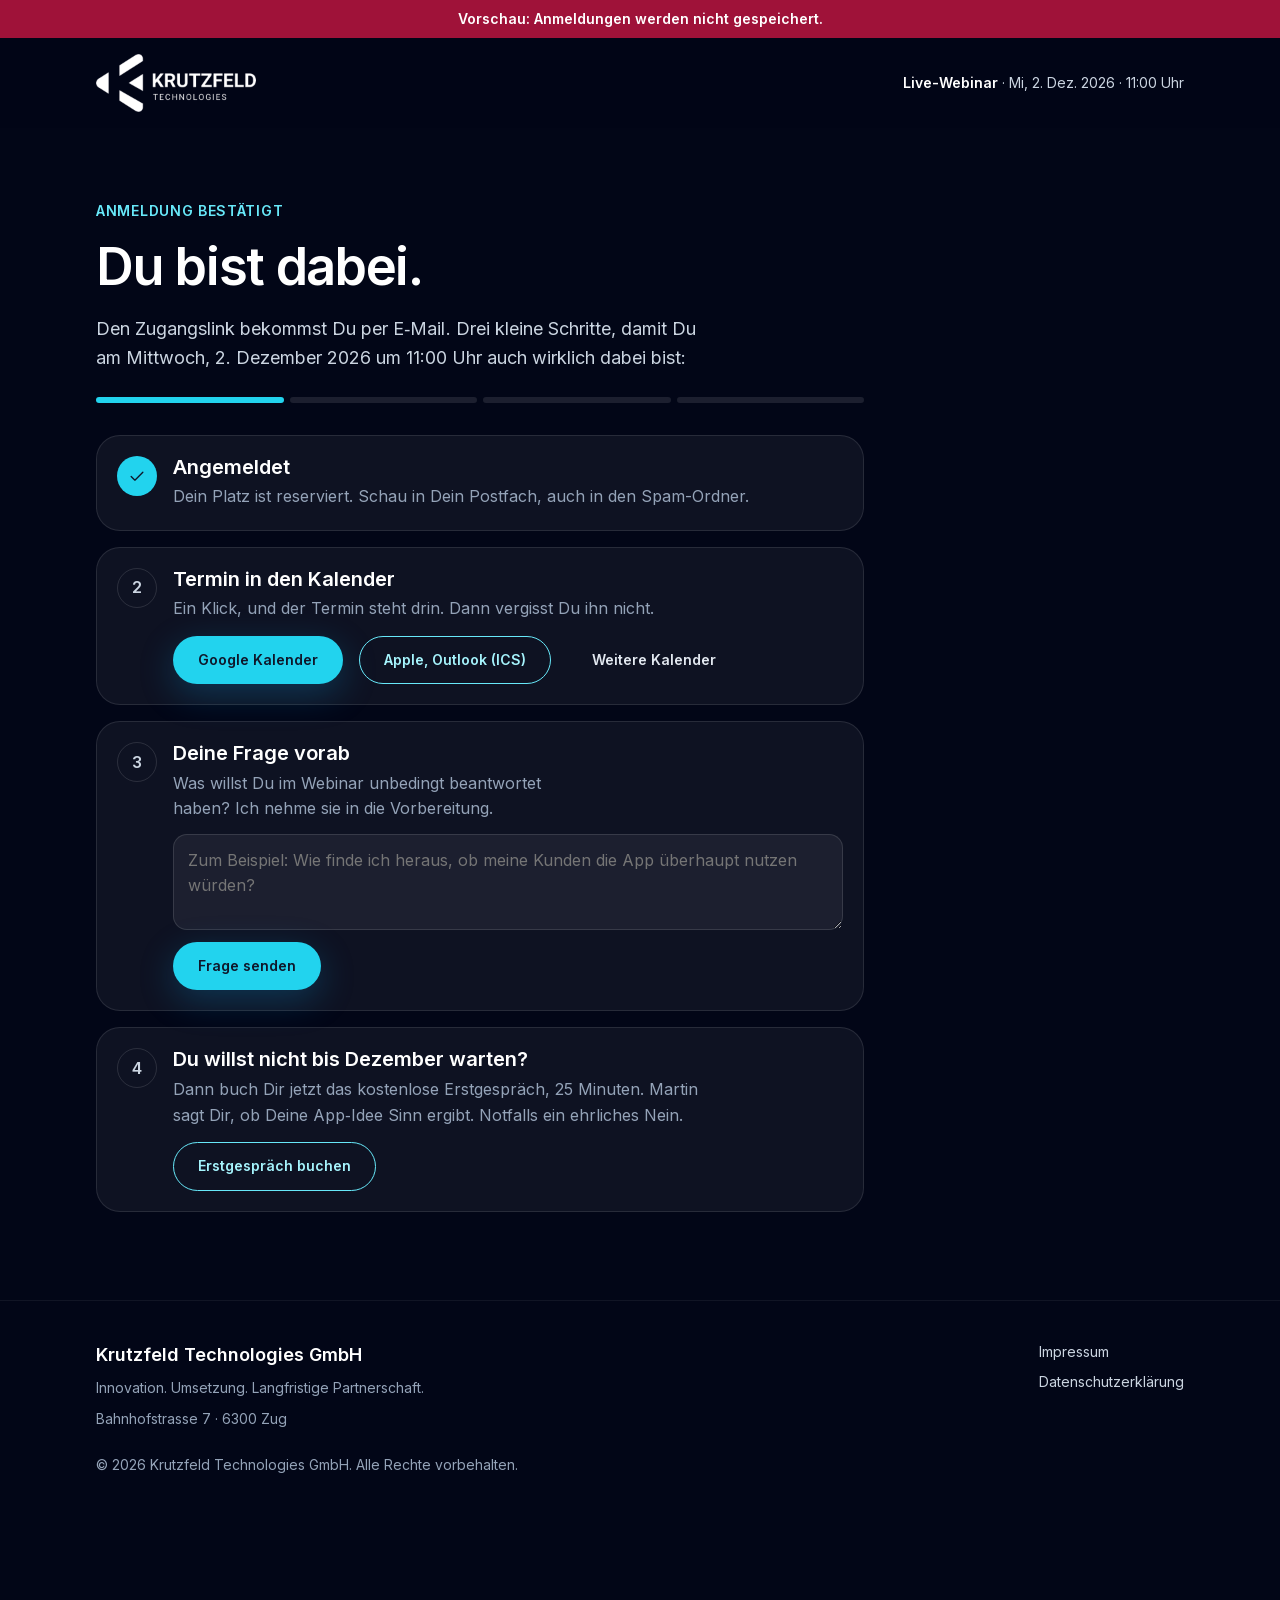
<file: danke.html>
<!doctype html>
<html lang="de">
<head>
<meta charset="utf-8">
<meta name="viewport" content="width=device-width, initial-scale=1">
<title>Du bist dabei · Live-Webinar</title>
<meta name="robots" content="noindex, nofollow">
<link rel="preload" href="assets/fonts/inter-latin.woff2" as="font" type="font/woff2" crossorigin>
<link rel="stylesheet" href="assets/css/style.css?v=1794986132">
<link rel="icon" href="assets/img/logo-wordmark.png">
<script src="assets/js/config.js?v=1794930134" defer></script>
<script src="assets/js/danke.js" defer></script>
</head>
<body>
<svg width="0" height="0" style="position:absolute" aria-hidden="true"><symbol id="i-haken" viewBox="0 0 24 24"><path d="M5 12.5 9.5 17 19 7.5"/></symbol></svg>
<div class="vorschau" role="status">Vorschau: Anmeldungen werden nicht gespeichert.</div>
<header class="header"><div class="wrap">
  <a href="index.html" aria-label="Krutzfeld Technologies"><img class="logo" src="assets/img/logo-wordmark.png" alt="Krutzfeld Technologies Logo" width="480" height="174"></a>
  <p class="termin"><b>Live-Webinar</b> · <span data-ev="datumKurz">Mi, 2. Dez. 2026</span> · <span data-ev="zeitText">11:00 Uhr</span></p>
</div></header>
<main>
<section class="hero">
  <div class="wrap">
    <p class="eyebrow">Anmeldung bestätigt</p>
    <h1 style="font-size:clamp(2rem,4.5vw,3.25rem);font-weight:600;letter-spacing:-.025em;margin-top:1rem">Du bist dabei<span data-vorname-komma></span>.</h1>
    <p class="lead" style="margin-top:1.25rem;max-width:48rem">Den Zugangslink bekommst Du per E&#8209;Mail<span data-email-hinweis></span>. Drei kleine Schritte, damit Du am <span data-ev="datumLang">Mittwoch, 2. Dezember 2026</span> um <span data-ev="zeitText">11:00 Uhr</span> auch wirklich dabei bist:</p>
    <div class="fortschritt" aria-hidden="true"><i class="voll"></i><i data-f="kalender"></i><i data-f="frage"></i><i data-f="gespraech"></i></div>
    <ol class="schritte">
      <li class="erledigt"><span class="s"><svg class="i"><use href="#i-haken"/></svg></span><div><h3>Angemeldet</h3><p class="muted">Dein Platz ist reserviert. Schau in Dein Postfach, auch in den Spam-Ordner.</p></div></li>
      <li data-schritt="kalender"><span class="s">2</span><div><h3>Termin in den Kalender</h3><p class="muted">Ein Klick, und der Termin steht drin. Dann vergisst Du ihn nicht.</p>
        <div class="aktionen"><a class="cta primaer" data-kalender="google" href="#" target="_blank" rel="noopener">Google Kalender</a><a class="cta sekundaer" data-kalender="ics" href="#" download="webinar-krutzfeld.ics">Apple, Outlook (ICS)</a><a class="cta tertiaer" data-kalender="addevent" href="#" target="_blank" rel="noopener">Weitere Kalender</a></div></div></li>
      <li data-schritt="frage"><span class="s">3</span><div><h3>Deine Frage vorab</h3><p class="muted">Was willst Du im Webinar unbedingt beantwortet haben? Ich nehme sie in die Vorbereitung.</p>
        <form data-frage-form style="margin-top:.75rem;display:grid;gap:.75rem"><label class="sr-only" for="frage">Deine Frage</label><textarea id="frage" name="frage" placeholder="Zum Beispiel: Wie finde ich heraus, ob meine Kunden die App überhaupt nutzen würden?"></textarea><div><button class="cta primaer" type="submit">Frage senden</button></div><p class="muted" data-frage-ok hidden>Danke, Deine Frage ist angekommen.</p></form></div></li>
      <li data-schritt="gespraech"><span class="s">4</span><div><h3>Du willst nicht bis Dezember warten?</h3><p class="muted">Dann buch Dir jetzt das kostenlose Erstgespräch, 25 Minuten. Martin sagt Dir, ob Deine App&#8209;Idee Sinn ergibt. Notfalls ein ehrliches Nein.</p>
        <div class="aktionen"><a class="cta sekundaer" data-link="erstgespraech" href="#" target="_blank" rel="noopener">Erstgespräch buchen</a></div></div></li>
    </ol>
  </div>
</section>
</main>
<footer>
  <div class="wrap">
    <div><p class="firma">Krutzfeld Technologies GmbH</p><p class="claim">Innovation. Umsetzung. Langfristige Partnerschaft.</p><p class="claim">Bahnhofstrasse 7 · 6300 Zug</p></div>
    <nav><a href="https://krutzfeld.tech/impressum" rel="noopener">Impressum</a><a href="https://krutzfeld.tech/datenschutz" rel="noopener">Datenschutzerklärung</a></nav>
  </div>
  <p class="wrap copy">© 2026 Krutzfeld Technologies GmbH. Alle Rechte vorbehalten.</p>
</footer>
</body>
</html>
</file>
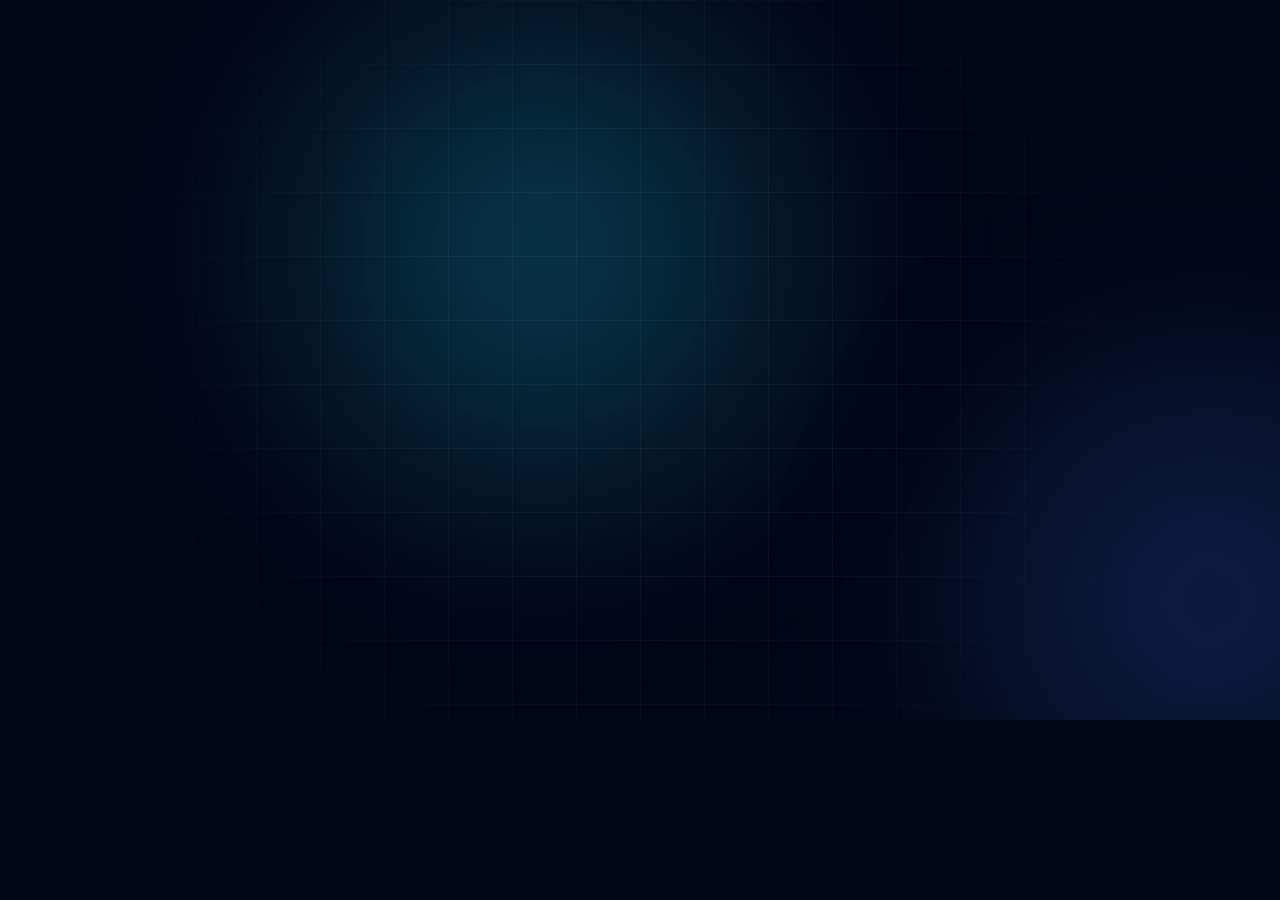
<file: video/teaser.html>
<!doctype html>
<html lang="de"><head><meta charset="utf-8"><title>Teaser</title>
<style>
@font-face{font-family:'Inter';font-weight:100 900;font-display:block;src:url('../assets/fonts/inter-latin.woff2') format('woff2')}
html,body{margin:0;background:#020617;overflow:hidden}
.stage{position:relative;width:1280px;height:720px;overflow:hidden;background:#020617;font-family:'Inter',system-ui,sans-serif;color:#e2e8f0}
.blob{position:absolute;width:760px;height:760px;border-radius:50%;filter:blur(90px);opacity:.55;will-change:transform}
.blob.a{background:radial-gradient(circle,rgba(34,211,238,.55),rgba(34,211,238,0) 65%)}
.blob.b{background:radial-gradient(circle,rgba(59,130,246,.45),rgba(59,130,246,0) 65%)}
.grid{position:absolute;inset:0;background-image:linear-gradient(rgba(255,255,255,.035) 1px,transparent 1px),linear-gradient(90deg,rgba(255,255,255,.035) 1px,transparent 1px);background-size:64px 64px;mask-image:radial-gradient(circle at 50% 50%,#000 30%,transparent 80%);-webkit-mask-image:radial-gradient(circle at 50% 50%,#000 30%,transparent 80%)}
.scene{position:absolute;inset:0;display:flex;flex-direction:column;align-items:center;justify-content:center;text-align:center;padding:0 110px;opacity:0;will-change:opacity,transform}
.scene h1{margin:0;font-size:66px;line-height:1.12;font-weight:600;letter-spacing:-.025em;color:#fff;text-wrap:balance}
.scene h1.klein{font-size:54px}
.scene p{margin:22px 0 0;font-size:28px;color:#cbd5e1}
.glow{color:#67e8f9;text-shadow:0 0 10px rgba(6,182,212,.65),0 0 20px rgba(6,182,212,.45),0 0 30px rgba(14,165,233,.35),0 0 50px rgba(59,130,246,.25)}
.eyebrow{font-size:18px;font-weight:600;letter-spacing:.3em;text-transform:uppercase;color:#a5f3fc;margin-bottom:26px}
.logo{width:420px;height:auto}
.badge{display:inline-flex;align-items:center;gap:14px;border:1px solid rgba(255,255,255,.18);border-radius:999px;padding:12px 26px;font-size:22px;color:#e2e8f0;margin-top:30px}
.badge i{width:12px;height:12px;border-radius:50%;background:#fb7185;box-shadow:0 0 0 6px rgba(251,113,133,.25)}
.btn{position:relative;display:inline-flex;align-items:center;justify-content:center;padding:22px 46px;border-radius:100px;font-size:28px;font-weight:600;color:#fff;background:#0a0a0a;margin-top:34px;letter-spacing:.3px;overflow:hidden;border:2px solid rgba(255,255,255,.2);box-shadow:0 0 30px rgba(0,255,255,.15)}
.btn::before{content:'';position:absolute;top:-50%;left:-50%;width:200%;height:200%;background:conic-gradient(from var(--rot,0deg),#00ffff,#ffffff,#c0ffff);z-index:0}
.btn::after{content:'';position:absolute;inset:2px;background:#0a0a0a;border-radius:inherit;z-index:0}
.btn span{position:relative;z-index:1}
.bar{position:absolute;left:0;bottom:0;height:5px;background:linear-gradient(90deg,#22d3ee,#67e8f9);width:0}
.logo-klein{position:absolute;left:56px;top:44px;width:170px;height:auto;opacity:0}
.zeile{display:block}
</style></head>
<body>
<div class="stage" id="stage">
  <div class="blob a" id="ba"></div><div class="blob b" id="bb"></div>
  <div class="grid"></div>
  <img class="logo-klein" id="lk" src="../assets/img/logo-wordmark.png" alt="">
  <div class="scene" data-s="0"><img class="logo" src="../assets/img/logo-wordmark.png" alt=""><div class="badge"><i></i>Live-Webinar</div></div>
  <div class="scene" data-s="1"><h1>Du hast eine App&#8209;Idee.</h1></div>
  <div class="scene" data-s="2"><h1>Seit Jahren im Kopf.</h1></div>
  <div class="scene" data-s="3"><h1>Drei Angebote. Drei Preise.<span class="zeile" data-sub style="color:#fda4af">Keiner vergleichbar.</span></h1></div>
  <div class="scene" data-s="4"><h1 class="klein">Was, wenn Du Dich in <span class="glow">7&nbsp;Tagen</span> durch <span class="glow">Deine eigene App</span> klicken könntest?</h1></div>
  <div class="scene" data-s="5"><h1>Bevor Du <span class="glow">5&#8209;stellig</span> investierst.</h1></div>
  <div class="scene" data-s="6"><div class="eyebrow">Live-Webinar mit Martin Krutzfeld</div><h1 class="klein">Mittwoch, 2. Dezember 2026<span class="zeile">11:00 Uhr · kostenlos</span></h1></div>
  <div class="scene" data-s="7"><img class="logo" src="../assets/img/logo-wordmark.png" alt=""><div class="btn" id="btn"><span>Jetzt kostenlos anmelden</span></div><p>Link unter dem Video</p></div>
  <div class="bar" id="bar"></div>
</div>
<script>
// Szenen: [Start, Ende] in Sekunden. Ein-/Ausblenden je 0.6 s.
var SZ=[[0,3.2],[3.2,6.2],[6.2,9.0],[9.0,13.0],[13.0,17.2],[17.2,20.2],[20.2,24.2],[24.2,28.0]], D=28.0, F=0.6;
var ease=function(x){return x<.5?2*x*x:1-Math.pow(-2*x+2,2)/2};
var clamp=function(v){return Math.max(0,Math.min(1,v))};
function render(t){
  var scenes=document.querySelectorAll('.scene');
  SZ.forEach(function(s,i){
    var el=scenes[i], a=s[0], b=s[1];
    var ein=clamp((t-a)/F), aus=clamp((b-t)/F), o=Math.min(ein,aus);
    if(i===SZ.length-1) o=ein*clamp((D-t)/0.9); // letzte Szene blendet zum Schleifenende aus
    var ty=(1-ease(ein))*26-(1-ease(aus))*18;
    el.style.opacity=o; el.style.transform='translateY('+ty.toFixed(2)+'px)';
    var sub=el.querySelector('[data-sub]'); if(sub){var e2=clamp((t-a-1.4)/F); sub.style.opacity=e2; sub.style.transform='translateY('+((1-ease(e2))*14).toFixed(2)+'px)';}
  });
  var ba=document.getElementById('ba'), bb=document.getElementById('bb');
  ba.style.transform='translate('+(160+Math.sin(t*.35)*120).toFixed(1)+'px,'+(-220+Math.cos(t*.27)*90).toFixed(1)+'px)';
  bb.style.transform='translate('+(700+Math.cos(t*.3)*130).toFixed(1)+'px,'+(220+Math.sin(t*.22)*100).toFixed(1)+'px)';
  document.getElementById('bar').style.width=(t/D*1280).toFixed(1)+'px';
  document.getElementById('lk').style.opacity=(t>3.2&&t<24.2)?clamp((t-3.2)/F)*clamp((24.2-t)/F):0;
  document.getElementById('btn').style.setProperty('--rot',((t*90)%360).toFixed(1)+'deg');
}
window.render=render; window.DAUER=D; render(0);
</script>
</body></html>
</file>
<file: assets/css/style.css>
/* Krutzfeld Technologies · Webinar-Landingpage · Bausteine der Website krutzfeld.tech (Tailwind-Stil nachgebaut) */
@font-face{font-family:'Inter';font-style:normal;font-weight:100 900;font-display:swap;src:url('../fonts/inter-latin.woff2') format('woff2');unicode-range:U+0000-00FF,U+0131,U+0152-0153,U+02BB-02BC,U+02C6,U+02DA,U+02DC,U+0304,U+0308,U+0329,U+2000-206F,U+20AC,U+2122,U+2191,U+2193,U+2212,U+2215,U+FEFF,U+FFFD}
:root{
  --slate-950:#020617;--slate-900:#0f172a;--slate-800:#1e293b;
  --white:#fff;--slate-100:#f1f5f9;--slate-200:#e2e8f0;--slate-300:#cbd5e1;--slate-400:#94a3b8;--slate-500:#64748b;
  --cyan-50:#ecfeff;--cyan-100:#cffafe;--cyan-200:#a5f3fc;--cyan-300:#67e8f9;--cyan-400:#22d3ee;
  --rose-50:#fff1f2;--rose-100:#ffe4e6;--rose-300:#fda4af;--rose-400:#fb7185;
  --max:72rem;--gutter:1rem;
}
*{box-sizing:border-box;margin:0;padding:0}
html{scroll-behavior:smooth;-webkit-text-size-adjust:100%;color-scheme:dark}
body{font-family:'Inter',system-ui,-apple-system,'Segoe UI',sans-serif;background:var(--slate-950);color:var(--slate-200);line-height:1.6;font-size:16px;overflow-x:hidden}
body.popup-offen{overflow:hidden}
img{display:block;max-width:100%;height:auto}
a{color:var(--cyan-200)}
button{font:inherit;cursor:pointer;color:inherit}
h1,h2,h3{color:var(--white);line-height:1.15;text-wrap:balance}
h2{font-size:1.875rem;font-weight:600}
@media(min-width:768px){h2{font-size:2.25rem}}
h3{font-size:1.25rem;font-weight:600}
p{text-wrap:pretty}
svg.i{width:1.25rem;height:1.25rem;stroke:currentColor;fill:none;stroke-width:1.6;stroke-linecap:round;stroke-linejoin:round;flex:none}
.sr-only{position:absolute;width:1px;height:1px;overflow:hidden;clip:rect(0 0 0 0);white-space:nowrap}
.hidden{display:none !important}

/* Raster wie die Website: max-w-6xl, px-4 md:px-6 lg:px-8 */
.wrap{max-width:var(--max);margin:0 auto;padding:0 var(--gutter)}
@media(min-width:768px){.wrap{padding:0 1.5rem}}
@media(min-width:1024px){.wrap{padding:0 2rem}}
section{padding:4rem 0}
@media(min-width:768px){section{padding:5rem 0}}
@media(min-width:1024px){section.gross{padding:6rem 0}}
.bg-900{background:var(--slate-900)}
.eyebrow{font-size:.875rem;font-weight:600;text-transform:uppercase;letter-spacing:.05em;color:var(--cyan-300)}
.eyebrow.weit{letter-spacing:.3em;font-size:.875rem;color:var(--cyan-200)}
.kopf{max-width:48rem}
.kopf>*+*{margin-top:1rem}
.lead{font-size:1.125rem;color:var(--slate-300)}
.lead.gross{font-size:1.5rem;color:var(--slate-200)}
.glow{color:oklch(.917 .08 205.041);text-shadow:0 0 10px rgba(6,182,212,.65),0 0 20px rgba(6,182,212,.45),0 0 30px rgba(14,165,233,.35),0 0 40px rgba(14,165,233,.28),0 0 50px rgba(59,130,246,.25),0 0 60px rgba(45,212,191,.2),0 0 70px rgba(255,255,255,.2)}
.muted{color:var(--slate-400)}
.stack>*+*{margin-top:1rem}

/* Listen mit Punkt wie auf der Website */
ul.punkte{list-style:none;display:grid;gap:.75rem}
ul.punkte li{display:flex;align-items:flex-start;gap:.75rem;line-height:1.6;color:var(--slate-200)}
ul.punkte li::before{content:'';flex:none;margin-top:.6rem;width:.625rem;height:.625rem;border-radius:999px;background:rgba(103,232,249,.8)}
ul.punkte.rose li::before{background:var(--rose-300)}
ul.punkte.weiss li::before{background:#fff}
ul.punkte.klein li{font-size:.9375rem}
ul.punkte.klein li::before{width:.5rem;height:.5rem;margin-top:.55rem}

/* Boxen */
.box{border:1px solid rgba(255,255,255,.1);background:rgba(255,255,255,.05);border-radius:2rem;padding:1.5rem}
@media(min-width:768px){.box{padding:2rem}}
.box.r3{border-radius:1.5rem}
.box.schatten{box-shadow:0 25px 50px -12px rgba(0,0,0,.3)}
.box.cyan{border-color:rgba(34,211,238,.3);background:rgba(34,211,238,.1);box-shadow:0 25px 50px -12px rgba(22,78,99,.4)}
.box.rose{border-color:rgba(251,113,133,.3);background:rgba(244,63,94,.1)}
.box.verlauf{background:linear-gradient(135deg,var(--slate-900),var(--slate-950) 50%,var(--slate-950));box-shadow:0 25px 50px -12px rgba(0,0,0,.4)}
.pill{display:inline-flex;align-items:center;gap:.5rem;border-radius:999px;background:rgba(103,232,249,.2);padding:.25rem 1rem;font-size:.875rem;font-weight:600;text-transform:uppercase;letter-spacing:.05em;color:var(--cyan-100)}
.pill.rand{background:transparent;border:1px solid rgba(255,255,255,.25);color:var(--slate-200);letter-spacing:.2em;font-size:.875rem;padding:.35rem .9rem}
.tilt{transform-style:preserve-3d;transition:transform .2s ease,box-shadow .2s ease,border-color .2s ease}
.tilt:hover{border-color:rgba(103,232,249,.4)}

/* Knöpfe: Super-Button der Website und CTA-Varianten */
.super{position:relative;display:inline-flex;align-items:center;justify-content:center;gap:12px;padding:14px 28px;background:linear-gradient(145deg,#0f0f0f,#1c1c1c);border:2px solid rgba(255,255,255,.2);border-radius:100px;color:#fff;font-size:16px;font-weight:600;letter-spacing:.5px;overflow:hidden;transition:all .4s ease-in-out;box-shadow:0 0 20px rgba(0,255,255,.1);backdrop-filter:blur(8px);z-index:1;text-decoration:none;text-align:center}
.super span{position:relative;z-index:1}
.super::before{content:'';position:absolute;top:-50%;left:-50%;width:200%;height:200%;background:conic-gradient(from 0deg,#00ffff,#ffffff,#c0ffff);animation:rotate 4s linear infinite;z-index:-2}
.super::after{content:'';position:absolute;inset:2px;background:#0a0a0a;border-radius:inherit;z-index:-1}
.super:hover{transform:scale(1.05);box-shadow:0 0 40px rgba(0,255,255,.2)}
.super:focus-visible{outline:2px solid var(--cyan-200);outline-offset:3px}
@keyframes rotate{to{transform:rotate(360deg)}}
.cta{display:inline-flex;align-items:center;justify-content:center;border-radius:999px;padding:.75rem 1.5rem;font-size:.875rem;font-weight:600;transition:background .2s ease,color .2s ease;text-decoration:none;border:1px solid transparent}
.cta.primaer{background:var(--cyan-400);color:var(--slate-900);box-shadow:0 10px 35px rgba(14,165,233,.25)}
.cta.primaer:hover{background:var(--cyan-300)}
.cta.sekundaer{border-color:var(--cyan-300);color:var(--cyan-200)}
.cta.sekundaer:hover{background:rgba(103,232,249,.1)}
.cta.tertiaer{color:var(--slate-200)}
.cta.tertiaer:hover{color:#fff}
.cta:focus-visible{outline:2px solid var(--cyan-200);outline-offset:2px}
.aktionen{display:flex;flex-wrap:wrap;gap:.75rem;align-items:center}
.cta-hinweis{font-size:.875rem;color:var(--slate-400);margin-top:.75rem}

/* Vorschau-Banner */
.vorschau{display:none;background:#9f1239;color:#fff;text-align:center;font-size:.875rem;font-weight:600;padding:.5rem var(--gutter)}
body.vorschau-modus .vorschau{display:block}

/* Header wie die Website */
.header{position:sticky;top:0;z-index:50;background:rgba(2,6,23,.8);backdrop-filter:blur(12px);-webkit-backdrop-filter:blur(12px)}
.header .wrap{display:flex;align-items:center;justify-content:space-between;gap:1rem;padding-top:1rem;padding-bottom:1rem}
.header .logo{width:10rem;height:auto}
@media(max-width:480px){.header .logo{width:8rem}}
.header .termin{display:none;font-size:.875rem;color:var(--slate-300)}
.header .termin b{color:#fff;font-weight:600}
@media(min-width:900px){.header .termin{display:block}}

/* Hero */
.hero{position:relative;isolation:isolate;overflow:hidden;padding:4rem 0 2rem}
@media(min-width:768px){.hero{padding:5rem 0 2.5rem}}
.hero-grid{display:grid;gap:2.5rem;align-items:center}
@media(min-width:960px){.hero-grid{grid-template-columns:minmax(0,1fr) minmax(0,1fr);gap:3rem}}
.hero h1{font-size:2.25rem;font-weight:600;letter-spacing:-.025em}
@media(min-width:640px){.hero h1{font-size:3rem}}
@media(min-width:1200px){.hero h1{font-size:3.375rem}}
.hero h1 span.block{display:block}
.hero .stack>*+*{margin-top:1.5rem}
ul.haken{list-style:none;display:grid;gap:.75rem;font-size:.875rem;color:var(--slate-300)}
ul.haken li{display:flex;align-items:flex-start;gap:.75rem;padding:0 1rem}
ul.haken li svg{color:var(--cyan-300);margin-top:.1rem}
ul.haken li span{color:var(--slate-100)}
.gastgeber-zeile{display:flex;align-items:center;gap:.875rem;color:var(--slate-300);font-size:.9375rem}
.gastgeber-zeile b{color:#fff;display:block}
.avatar{width:3.25rem;height:3.25rem;border-radius:999px;border:1px solid rgba(255,255,255,.15);background:var(--slate-800);display:flex;align-items:center;justify-content:center;color:#fff;font-weight:600;flex:none;overflow:hidden}
.avatar img{width:100%;height:100%;object-fit:cover}

/* Visual-Rahmen wie motto-visual der Website */
.visual{position:relative;display:flex;flex-direction:column;gap:.75rem;padding:.75rem;border-radius:2rem;border:1px solid rgba(255,255,255,.08);background:radial-gradient(circle at 20% 20%,rgba(34,211,238,.35),rgba(15,23,42,.95)),radial-gradient(circle at 80% 30%,rgba(14,165,233,.25),rgba(15,23,42,.95));box-shadow:0 35px 70px rgba(2,6,23,.7);isolation:isolate;overflow:hidden}
.visual .glowfeld{position:absolute;inset:9%;background:radial-gradient(circle at 35% 30%,rgba(6,182,212,.9),transparent 60%),radial-gradient(circle at 70% 80%,rgba(236,72,153,.5),transparent 70%);filter:blur(45px);opacity:.55;pointer-events:none;z-index:0}
.visual .inhalt{position:relative;z-index:1;border-radius:1.5rem;background:rgba(2,6,23,.55);border:1px solid rgba(255,255,255,.08);padding:1.5rem 1rem;display:flex;justify-content:center}
.visual video.teaser{position:relative;z-index:1;display:block;width:100%;height:auto;aspect-ratio:16/9;border-radius:1.5rem;background:#020617;border:1px solid rgba(255,255,255,.08);object-fit:cover}
.visual .caption{position:relative;z-index:1;display:flex;align-items:center;justify-content:space-between;gap:1rem;padding:1rem 1.25rem;border-radius:1.5rem;border:1px solid rgba(255,255,255,.12);background:rgba(8,14,35,.65);backdrop-filter:blur(16px);-webkit-backdrop-filter:blur(16px);font-size:.9375rem;color:var(--slate-200)}
.visual .caption b{color:#fff;font-weight:600}

/* Handy-Mock (schlicht, wie ein Screenshot-Rahmen der Website) */
.phone{width:min(260px,70vw);aspect-ratio:9/16;border-radius:2rem;border:1px solid rgba(255,255,255,.12);background:var(--slate-900);box-shadow:0 20px 60px rgba(2,6,23,.6);padding:1rem;display:flex;flex-direction:column;gap:.75rem}
.phone .titel{display:flex;justify-content:space-between;align-items:baseline;font-size:.875rem;font-weight:600;color:#fff}
.phone .titel span{color:var(--slate-400);font-weight:500}
.phone .fort{height:.375rem;border-radius:999px;background:rgba(255,255,255,.08);overflow:hidden}
.phone .fort i{display:block;height:100%;width:66%;background:var(--cyan-400);border-radius:999px}
.phone .zeile{display:flex;align-items:center;justify-content:space-between;gap:.5rem;border-radius:.875rem;border:1px solid rgba(255,255,255,.1);background:rgba(255,255,255,.04);padding:.75rem .875rem;font-size:.875rem;color:var(--slate-100)}
.phone .zeile svg{color:var(--cyan-300)}
.phone .zeile.offen{border-style:dashed;color:var(--slate-300)}
.phone .zeile.offen svg{color:var(--slate-500)}
.phone .knopf{margin-top:auto;border-radius:999px;background:var(--cyan-400);color:var(--slate-900);text-align:center;padding:.7rem;font-size:.875rem;font-weight:600}

/* Marquee wie die Website */
.marquee{padding:1.5rem 0 2.5rem}
.marquee p{margin-bottom:2rem;text-align:center;font-size:1rem;font-weight:600;text-transform:uppercase;letter-spacing:.3em;color:var(--cyan-200);filter:drop-shadow(0 0 18px rgba(34,211,238,.4))}
.marquee .spur{position:relative;overflow:hidden}
.marquee .spur::before,.marquee .spur::after{content:'';position:absolute;top:0;bottom:0;width:5rem;z-index:1;pointer-events:none}
.marquee .spur::before{left:0;background:linear-gradient(to right,var(--slate-950),rgba(2,6,23,.7),transparent)}
.marquee .spur::after{right:0;background:linear-gradient(to left,var(--slate-950),rgba(2,6,23,.7),transparent)}
.marquee .reihe{--d:50s;display:inline-flex;gap:3rem;padding:0 1rem;animation:marquee var(--d) linear infinite;animation-delay:calc(var(--d) * -.5);will-change:transform}
.marquee .reihe span{font-size:.95rem;letter-spacing:.2em;text-transform:uppercase;color:rgba(34,211,238,.9);white-space:nowrap;text-shadow:0 0 18px rgba(34,211,238,.45),0 0 28px rgba(8,145,178,.35)}
@keyframes marquee{from{transform:translateX(-50%)}to{transform:translateX(0)}}

/* Leiter (Denkfehler) */
.leiter-wrap{display:grid;gap:2.5rem;align-items:center;margin-top:3rem}
@media(min-width:960px){.leiter-wrap{grid-template-columns:minmax(0,1fr) minmax(0,1fr);gap:3rem}}
.leiter-wrap>*{min-width:0}
.leiter{position:relative;list-style:none;display:flex;flex-direction:column;gap:.625rem}
.leiter li .t{flex:1 1 auto;min-width:0}
.leiter li{display:flex;align-items:center;gap:1rem;border:1px solid rgba(255,255,255,.1);background:rgba(255,255,255,.05);border-radius:1rem;padding:.9rem 1.1rem;position:relative;color:var(--slate-100)}
.leiter li .s{flex:none;width:2rem;height:2rem;border-radius:.6rem;background:rgba(103,232,249,.12);color:var(--cyan-200);display:flex;align-items:center;justify-content:center;font-weight:600;font-size:.875rem}
.leiter li.verdeckt .t{filter:blur(6px);user-select:none;color:var(--slate-300);max-width:calc(100% - 7rem);overflow:hidden;white-space:nowrap}
.leiter li.verdeckt .s{color:var(--slate-400);background:rgba(255,255,255,.05)}
.leiter li.verdeckt .live{margin-left:auto;font-size:.875rem;letter-spacing:.15em;text-transform:uppercase;color:var(--cyan-200);border:1px solid rgba(165,243,252,.35);border-radius:999px;padding:.2rem .6rem;white-space:nowrap}
.leiter li.ziel{border-color:rgba(103,232,249,.4);background:rgba(34,211,238,.08)}
.leiter svg.sprung{position:absolute;left:0;top:0;width:100%;height:100%;pointer-events:none;overflow:visible}
.leiter svg.sprung path{fill:none;stroke:var(--rose-300);stroke-width:2.5;stroke-linecap:round;stroke-dasharray:100 300;stroke-dashoffset:101;transition:stroke-dashoffset 1.6s ease .3s}
.visible .leiter svg.sprung path{stroke-dashoffset:0}
.leiter svg.sprung .spitze{fill:var(--rose-300);opacity:0;transition:opacity .3s ease 1.7s}
.visible .leiter svg.sprung .spitze{opacity:1}
.sprung-label{position:absolute;left:2.6rem;border:1px solid rgba(251,113,133,.4);background:rgba(244,63,94,.12);color:var(--rose-100);font-size:.875rem;font-weight:600;border-radius:999px;padding:.3rem .7rem;white-space:nowrap;opacity:0;transition:opacity .4s ease 1.2s}
.visible .sprung-label{opacity:1}

/* Raster */
.grid{display:grid;gap:1.5rem}
@media(min-width:768px){.grid.c2{grid-template-columns:1fr 1fr}.grid.c3{grid-template-columns:repeat(3,1fr)}}
.phase{font-size:.875rem;font-weight:600;text-transform:uppercase;letter-spacing:.3em;color:var(--cyan-200)}
.box h3.gross{font-size:1.5rem;margin-top:.75rem}
.box .unter{margin-top:.5rem;font-size:.875rem;color:var(--slate-200)}
.box ul.punkte{margin-top:1.5rem}

/* Beweis: Block wie eine Referenz der Website */
.referenz{display:flex;flex-direction:column;gap:2rem;padding:1.5rem}
@media(min-width:768px){.referenz{flex-direction:row;padding:2.5rem}}
.referenz.umgekehrt{flex-direction:column}
@media(min-width:768px){.referenz.umgekehrt{flex-direction:row-reverse}}
.referenz .bild{width:100%}
@media(min-width:768px){.referenz .bild{width:33.333%}}
.referenz .text{width:100%}
@media(min-width:768px){.referenz .text{width:66.666%}}
.referenz .text>*+*{margin-top:1rem}
.referenz .tag{font-size:.875rem;font-weight:600;text-transform:uppercase;letter-spacing:.05em;color:var(--cyan-200)}
.referenz h3{font-size:1.875rem}
.referenz .rolle{font-size:1rem;font-weight:500;color:var(--slate-300);margin-top:.5rem}
.referenz .bildrahmen{position:relative;overflow:hidden;border-radius:1.5rem;border:1px solid rgba(255,255,255,.1);background:rgba(255,255,255,.05)}
.referenz .bildrahmen img{width:100%;aspect-ratio:1;object-fit:cover}
.referenz .hinweis{font-size:.875rem;color:var(--slate-400)}
.kennzahlen{display:grid;grid-template-columns:repeat(3,1fr);gap:1rem;border-radius:1.5rem;border:1px solid rgba(255,255,255,.1);background:rgba(255,255,255,.05);padding:1.25rem}
@media(min-width:768px){.kennzahlen{grid-template-columns:1fr;gap:1.25rem;padding:1.5rem;height:100%}}
.kennzahlen b{display:block;font-size:2.25rem;font-weight:600;color:#fff;line-height:1}
.kennzahlen span{display:block;margin-top:.35rem;font-size:.875rem;text-transform:uppercase;letter-spacing:.1em;color:var(--slate-400)}
.weg{list-style:none;display:grid;gap:.75rem}
.weg li{display:grid;grid-template-columns:6.5rem 1fr;gap:1rem;align-items:start;border-top:1px solid rgba(255,255,255,.08);padding-top:.75rem}
.weg li .lbl{font-size:.875rem;font-weight:600;text-transform:uppercase;letter-spacing:.2em;color:var(--slate-400);padding-top:.2rem}
.weg li.vorher .lbl{color:var(--rose-300)}
.weg li.danach .lbl{color:var(--cyan-200)}
.weg li p{color:var(--slate-100);font-size:.9375rem}
.zitat{font-size:1.5rem;font-weight:600;color:#fff;line-height:1.35}
@media(min-width:768px){.zitat{font-size:1.75rem}}

/* Ticket als Garantie-Block */
.ticket{display:grid;gap:2rem;align-items:center}
@media(min-width:900px){.ticket{grid-template-columns:minmax(0,1.2fr) minmax(0,.8fr)}}
.ticket h2{margin-top:1rem}
.ticket dl{display:grid;grid-template-columns:auto 1fr;gap:.5rem 1.25rem;margin-top:1.5rem;font-size:1rem}
.ticket dt{color:var(--cyan-100);opacity:.8}
.ticket dd{color:#fff;font-weight:500}
.ticket .rechts{display:flex;flex-direction:column;align-items:flex-start;gap:1rem;border-left:0;padding:0}
@media(min-width:900px){.ticket .rechts{border-left:1px solid rgba(255,255,255,.15);padding-left:2rem}}

/* Für wen: Vergleich */
.vergleich h3{font-size:1.25rem}
.vergleich .box.rose h3{color:var(--rose-50)}
.vergleich .box.cyan h3{color:var(--cyan-50)}
.vergleich ul.punkte{margin-top:1.25rem;font-size:.9375rem}
.vergleich .box.rose ul li{color:rgba(255,228,230,.85)}
.vergleich .box.cyan ul li{color:rgba(207,250,254,.9)}

/* Gastgeber wie founder */
.founder{display:flex;flex-direction:column;align-items:center;gap:2.5rem}
@media(min-width:768px){.founder{flex-direction:row}}
.founder .links{width:100%;max-width:28rem}
@media(min-width:768px){.founder .links,.founder .rechts{width:50%}}
.founder .rechts>*+*{margin-top:1.25rem}
.founder .rechts p{color:var(--slate-200)}
.founder .bildkarte{border-radius:2rem;border:1px solid rgba(255,255,255,.1);background:rgba(255,255,255,.05);padding:1.5rem;box-shadow:0 25px 50px -12px rgba(0,0,0,.3)}
.founder .bildkarte img{border-radius:1.5rem;width:100%;aspect-ratio:1;object-fit:contain;background:#000;padding:1.5rem}
.founder .bildkarte .name{margin-top:1rem;text-align:center;color:#fff;font-weight:600}
.founder .bildkarte .rolle{text-align:center;font-size:.875rem;color:var(--slate-400)}

/* FAQ wie die Website (Artikel, keine Klappen) */
.faq{display:grid;gap:1rem;margin-top:3rem}
@media(min-width:900px){.faq{grid-template-columns:1fr 1fr}}
.faq article{border-radius:1.5rem;border:1px solid rgba(255,255,255,.1);background:rgba(255,255,255,.05);padding:1.25rem}
.faq article h3{font-size:1.125rem}
.faq article p{margin-top:.75rem;color:var(--slate-200)}

/* Motto / Schluss */
.motto{display:grid;gap:2.5rem;align-items:center}
@media(min-width:1024px){.motto{grid-template-columns:minmax(0,1.15fr) minmax(0,.85fr)}}
.motto .statement{font-size:1.875rem;font-weight:600;color:#fff}
@media(min-width:768px){.motto .statement{font-size:2.25rem}}
.motto .stack>*+*{margin-top:1rem}

footer{padding:2.5rem 0;color:var(--slate-300);font-size:.875rem}
footer .wrap{display:flex;flex-direction:column;align-items:flex-start;justify-content:space-between;gap:1.5rem}
@media(min-width:768px){footer .wrap{flex-direction:row}}
footer .firma{font-size:1.125rem;font-weight:600;color:#fff}
footer .claim{margin-top:.5rem;color:var(--slate-400)}
footer nav{display:flex;flex-direction:column;gap:.5rem}
footer nav a{color:var(--slate-300);text-decoration:none}
footer nav a:hover{color:#fff}
footer .copy{margin-top:1.5rem;font-size:.875rem;color:var(--slate-400)}

/* Reveal wie animate-section */
.reveal{opacity:0;transform:translateY(20px);transition:opacity .8s ease,transform .8s ease}
.reveal.visible{opacity:1;transform:none}

/* Sticky-CTA Handy */
.sticky-cta{position:fixed;left:0;right:0;bottom:0;z-index:40;display:flex;align-items:center;justify-content:space-between;gap:.75rem;padding:.625rem var(--gutter) calc(.625rem + env(safe-area-inset-bottom));background:rgba(2,6,23,.9);backdrop-filter:blur(12px);-webkit-backdrop-filter:blur(12px);border-top:1px solid rgba(255,255,255,.1);transform:translateY(110%);transition:transform .3s ease}
.sticky-cta.zeigen{transform:none}
.sticky-cta .t{font-size:.875rem;color:var(--slate-300);line-height:1.3}
.sticky-cta .t b{display:block;color:#fff;font-weight:600}
body.popup-offen .sticky-cta{transform:translateY(110%)}
@media(min-width:760px){.sticky-cta{display:none}}

/* Modal / Popup */
.modal{position:fixed;inset:0;z-index:100;display:none;align-items:flex-end;justify-content:center;background:rgba(2,6,23,.78);backdrop-filter:blur(6px);-webkit-backdrop-filter:blur(6px)}
.modal.offen{display:flex}
@media(min-width:720px){.modal{align-items:center;padding:1.5rem}}
.pop{background:var(--slate-900);border:1px solid rgba(255,255,255,.1);border-radius:2rem 2rem 0 0;width:100%;max-width:34rem;max-height:92vh;overflow:auto;padding:1.5rem 1.25rem 1.75rem;display:flex;flex-direction:column;gap:1rem;position:relative;box-shadow:0 30px 90px rgba(0,0,0,.7)}
.pop>*{flex-shrink:0}
@media(min-width:720px){.pop{border-radius:2rem;padding:2rem}}
.pop .schliessen{position:absolute;right:1rem;top:1rem;background:transparent;border:0;color:var(--slate-400);padding:.4rem;border-radius:999px;display:flex}
.pop .schliessen:hover{color:#fff;background:rgba(255,255,255,.06)}
.pop h3{font-size:1.5rem;padding-right:2.5rem}
.pop .termin{display:flex;flex-wrap:wrap;gap:.5rem 1rem;font-size:.9375rem;color:var(--slate-300);border-radius:1rem;border:1px solid rgba(255,255,255,.12);background:rgba(255,255,255,.04);padding:.875rem 1rem}
.pop .termin b{color:#fff;font-weight:600}
.pop form{display:grid;gap:.75rem}
.pop label{font-size:.875rem;color:var(--slate-400);display:grid;gap:.35rem}
.pop input{width:100%;background:rgba(255,255,255,.06);border:1px solid rgba(255,255,255,.12);border-radius:.875rem;padding:.8rem .9rem;color:#fff;font-size:1rem}
.pop input:focus{outline:2px solid var(--cyan-300);outline-offset:1px;border-color:transparent}
.pop .super{width:100%;margin-top:.25rem}
.pop .klein{font-size:.875rem;color:var(--slate-400);text-align:center}
.pop .fehler{display:none;color:var(--rose-300);font-size:.875rem}
.pop .fehler.zeigen{display:block}
.kacheln{display:grid;gap:.625rem}
@media(min-width:560px){.kacheln{grid-template-columns:1fr 1fr}}
.kachel{display:flex;flex-direction:column;align-items:flex-start;gap:.25rem;text-align:left;background:rgba(255,255,255,.04);border:1px solid rgba(255,255,255,.12);border-radius:1rem;padding:.9rem 1rem;color:var(--slate-100);font-weight:600;font-size:.9375rem;line-height:1.3;transition:border-color .2s ease,background .2s ease}
.kachel small{font-weight:400;color:var(--slate-400);font-size:.875rem}
.kachel:hover,.kachel:focus-visible{border-color:var(--cyan-300);outline:0;background:rgba(103,232,249,.08)}
.kachel.aktiv{border-color:var(--cyan-300);background:rgba(103,232,249,.1)}

/* Danke-Seite */
.schritte{list-style:none;display:grid;gap:1rem;margin-top:2rem;max-width:48rem}
.schritte li{display:grid;grid-template-columns:2.5rem 1fr;gap:1rem;border-radius:1.5rem;border:1px solid rgba(255,255,255,.1);background:rgba(255,255,255,.05);padding:1.25rem}
.schritte li .s{width:2.5rem;height:2.5rem;border-radius:999px;display:flex;align-items:center;justify-content:center;font-weight:600;border:1px solid rgba(255,255,255,.12);color:var(--slate-300)}
.schritte li.erledigt .s{background:var(--cyan-400);color:var(--slate-900);border-color:transparent}
.schritte li h3{margin-bottom:.35rem}
.schritte .aktionen{margin-top:.875rem}
textarea{width:100%;min-height:6rem;background:rgba(255,255,255,.06);border:1px solid rgba(255,255,255,.12);border-radius:.875rem;padding:.8rem .9rem;color:#fff;font:inherit;font-size:1rem;resize:vertical}
textarea:focus{outline:2px solid var(--cyan-300);outline-offset:1px}
.fortschritt{display:flex;gap:.375rem;margin-top:1.5rem;max-width:48rem}
.fortschritt i{flex:1;height:.375rem;border-radius:999px;background:rgba(255,255,255,.1)}
.fortschritt i.voll{background:var(--cyan-400)}

@media(prefers-reduced-motion:reduce){
  *,*::before,*::after{animation:none !important;transition:none !important}
  .reveal{opacity:1;transform:none}
  .leiter svg.sprung path{stroke-dashoffset:0}.leiter svg.sprung .spitze,.sprung-label{opacity:1}
}

/* ================================================================
   Umbau 13.11.2026: ein Kartenstil, ein Button, echte Bilder
   ================================================================ */
:root{--radius:1.5rem;--karte-bg:rgba(255,255,255,.04);--karte-rand:rgba(255,255,255,.1)}
section{padding:4.5rem 0}
@media(min-width:768px){section{padding:6rem 0}}
.kopf{max-width:46rem}
.kopf+*{margin-top:3rem}

/* Die eine Karte */
.karte{border:1px solid var(--karte-rand);background:linear-gradient(180deg,rgba(255,255,255,.055),rgba(255,255,255,.025));border-radius:var(--radius);padding:1.5rem;box-shadow:0 25px 50px -20px rgba(0,0,0,.55);position:relative}
@media(min-width:768px){.karte{padding:2rem}}
.karte h3{font-size:1.25rem}
.karte p{color:var(--slate-300)}
.karte>*+*{margin-top:.75rem}
.karte.akzent{border-color:rgba(34,211,238,.35);background:linear-gradient(135deg,rgba(34,211,238,.14),rgba(34,211,238,.04));box-shadow:0 30px 70px -25px rgba(14,165,233,.45)}

/* Ein Button: Super-Button, kleine Variante für Header und Sticky */
.super.klein{padding:10px 20px;font-size:14px;border-width:1.5px}
.super.klein:hover{transform:none}
.cta-zeile{font-size:.9375rem;color:var(--slate-400)}
.aktionen{gap:1rem}

/* Hero */
.hero .lead{max-width:36rem}
.avatar{width:3.25rem;height:3.25rem;border-radius:999px;object-fit:cover;border:2px solid rgba(255,255,255,.85);box-shadow:0 0 0 4px rgba(34,211,238,.18);flex:none}
.avatar.gross{width:5rem;height:5rem}
.gastgeber-zeile{padding-top:.25rem}

/* Kundenleiste ruhig statt Leuchtschrift */
.kunden{padding:1.5rem 0 1rem;border-top:1px solid rgba(255,255,255,.06);border-bottom:1px solid rgba(255,255,255,.06)}
.kunden .wrap{display:flex;flex-wrap:wrap;align-items:center;justify-content:center;gap:.75rem 2rem}
.kunden p{font-size:.875rem;color:var(--slate-400);width:100%;text-align:center}
.kunden ul{list-style:none;display:flex;flex-wrap:wrap;justify-content:center;gap:.5rem 2rem}
.kunden li{font-size:1rem;font-weight:600;letter-spacing:-.01em;color:rgba(226,232,240,.62);white-space:nowrap}

/* Problem: zweispaltig, Kette als Schritte */
.zwei{display:grid;gap:2.5rem;align-items:center}
@media(min-width:960px){.zwei{grid-template-columns:minmax(0,1.05fr) minmax(0,.95fr);gap:3.5rem}}
.zwei .kopf+*{margin-top:0}
.kette{list-style:none;display:grid;gap:0;padding:.5rem 1.5rem}
.kette>*+*{margin-top:0}
.kette li{display:grid;grid-template-columns:2rem 1fr;gap:1rem;align-items:start;padding:1rem 0;position:relative}
.kette li:not(:last-child){border-bottom:1px solid rgba(255,255,255,.07)}
.kette .nr{width:2rem;height:2rem;border-radius:.6rem;background:rgba(103,232,249,.12);color:var(--cyan-200);display:flex;align-items:center;justify-content:center;font-weight:600;font-size:.875rem}
.kette p{color:var(--slate-100);margin:0;padding-top:.2rem}
.kette li.schmerz .nr{background:rgba(251,113,133,.15);color:var(--rose-300)}
.kette li.schmerz p{color:var(--rose-100);font-weight:600}
.schluss-satz{margin-top:3rem;font-size:1.25rem;font-weight:600;color:#fff;max-width:46rem;text-wrap:balance}

/* Leiter: gleiche Karte */
.leiter li{border-radius:1rem;background:var(--karte-bg)}

/* Schritte mit Schaubild */
.schritt-raster{align-items:stretch}
.schritt .schaubild{position:relative;height:15rem;border-radius:1rem;overflow:hidden;background:radial-gradient(circle at 50% 0%,rgba(34,211,238,.22),rgba(2,6,23,.2) 70%);border:1px solid rgba(255,255,255,.06);display:flex;justify-content:center;align-items:flex-start;padding-top:1.25rem}
.handy{position:relative;width:9.5rem;border-radius:1.4rem;border:5px solid #0b1220;box-shadow:0 0 0 1px rgba(255,255,255,.14),0 20px 40px rgba(0,0,0,.5);overflow:hidden;background:#fff;transform:translateY(12px);transition:transform 1s cubic-bezier(.2,.8,.2,1)}
.visible .handy{transform:none}
.handy img{width:100%;height:auto;display:block}
.tag-7{position:absolute;right:1rem;bottom:1rem;background:var(--cyan-400);color:var(--slate-900);font-weight:700;font-size:.875rem;border-radius:999px;padding:.3rem .8rem;box-shadow:0 8px 24px rgba(34,211,238,.35)}
.tap{position:absolute;left:58%;top:34%;width:2.25rem;height:2.25rem;border-radius:999px;background:rgba(34,211,238,.35);border:2px solid var(--cyan-300);animation:tap 2.4s ease-in-out infinite}
@keyframes tap{0%,100%{transform:scale(.6);opacity:0}30%{transform:scale(1);opacity:1}60%{transform:scale(1.5);opacity:0}}
.beleg{width:13rem;margin-top:.25rem;border-radius:1rem;background:#f8fafc;color:#0f172a;padding:1rem 1rem .75rem;box-shadow:0 20px 40px rgba(0,0,0,.45);font-size:.875rem}
.beleg-kopf{font-weight:700;letter-spacing:.12em;text-transform:uppercase;font-size:.75rem;color:#64748b;margin-bottom:.5rem}
.beleg-zeile{display:flex;justify-content:space-between;align-items:center;gap:.5rem;padding:.4rem 0;border-top:1px dashed #cbd5e1}
.beleg-zeile.durch span{color:#94a3b8;text-decoration:line-through;text-decoration-color:#e66b5c}
.beleg-zeile.fest{font-weight:700;color:#0f172a;border-top:1.5px solid #0f172a;opacity:0;transform:translateY(6px);transition:all .6s ease .9s}
.beleg-zeile.fest svg{color:#0891b2;width:1.1rem;height:1.1rem;stroke-width:2.4}
.visible .beleg-zeile.fest{opacity:1;transform:none}
.schritt .phase{margin-top:1.5rem}
.schritt h3{font-size:1.375rem;margin-top:.5rem}
.garantie{margin-top:1.5rem;display:flex;align-items:center;gap:1.25rem;border-color:rgba(34,211,238,.35);background:linear-gradient(90deg,rgba(34,211,238,.12),rgba(34,211,238,.03))}
.garantie>*+*{margin-top:0}
.garantie svg.gross{width:2.5rem;height:2.5rem;color:var(--cyan-300);stroke-width:1.5}
.garantie p{color:var(--slate-200);font-size:1.0625rem}
.garantie b{color:#fff}

/* Beweis */
.fall{display:grid;gap:2rem}
@media(min-width:860px){.fall{grid-template-columns:13rem 1fr;gap:2.5rem;padding:2.5rem}}
.fall>*+*{margin-top:0}
.fall .text>*+*{margin-top:1rem}
.fall .tag,.fall-klein .tag{font-size:.875rem;font-weight:600;text-transform:uppercase;letter-spacing:.08em;color:var(--cyan-200)}
.fall .rolle{color:var(--slate-400);font-size:.9375rem}
.fall .hinweis{font-size:.875rem;color:var(--slate-500)}
.fall .kennzahlen{background:rgba(2,6,23,.4)}
.fall-klein{margin-top:1.5rem;display:flex;align-items:center;gap:1.5rem}
.fall-klein>*+*{margin-top:0}
.fall-klein img{width:4.5rem;height:4.5rem;border-radius:1rem;background:#fff;object-fit:contain;padding:.35rem;flex:none}
.fall-klein b{color:#fff}
.fall-klein div>*+*{margin-top:.35rem}

/* Inhalte als Bento mit Mini-Animationen */
.bento .karte{display:flex;flex-direction:column}
.mini{height:8.5rem;border-radius:1rem;background:rgba(2,6,23,.45);border:1px solid rgba(255,255,255,.06);margin-bottom:1.25rem;padding:1rem;overflow:hidden}
.bento .karte h3{margin-top:0}
.mini-annahme{display:grid;align-content:center;gap:.5rem}
.m-zeile{display:flex;align-items:center;gap:.6rem;font-size:.875rem;color:var(--slate-400);margin:0}
.m-zeile .box-check{width:1.1rem;height:1.1rem;border-radius:.3rem;border:1.5px solid rgba(255,255,255,.25);display:flex;align-items:center;justify-content:center;flex:none}
.m-zeile .box-check svg{width:.85rem;height:.85rem;stroke-width:3;color:var(--slate-900);opacity:0;transition:opacity .3s ease 1s}
.m-zeile.an{color:#fff;font-weight:600}
.m-zeile.an .box-check{transition:background .3s ease .9s,border-color .3s ease .9s}
.visible .m-zeile.an .box-check{background:var(--cyan-300);border-color:var(--cyan-300)}
.visible .m-zeile.an .box-check svg{opacity:1}
.mini-preis{display:flex;align-items:flex-end;justify-content:center;gap:.9rem}
.mini-preis span{width:2.1rem;height:var(--h);border-radius:.5rem .5rem .2rem .2rem;background:rgba(148,163,184,.35);transform:scaleY(0);transform-origin:bottom;transition:transform .8s cubic-bezier(.2,.8,.2,1)}
.mini-preis span.fest{background:var(--cyan-400);box-shadow:0 0 24px rgba(34,211,238,.5);transition-delay:.6s}
.visible .mini-preis span{transform:scaleY(1)}
.mini-tage{display:grid;grid-template-columns:repeat(7,1fr);gap:.35rem;align-content:center}
.mini-tage span{aspect-ratio:1;border-radius:.5rem;display:flex;align-items:center;justify-content:center;font-size:.8125rem;font-weight:600;color:var(--slate-400);background:rgba(255,255,255,.05);transition:background .3s ease,color .3s ease}
.visible .mini-tage span{background:rgba(34,211,238,.18);color:var(--cyan-100)}
.visible .mini-tage span.ziel{background:var(--cyan-400);color:var(--slate-900)}
.mini-tage span:nth-child(1){transition-delay:.1s}.mini-tage span:nth-child(2){transition-delay:.25s}.mini-tage span:nth-child(3){transition-delay:.4s}.mini-tage span:nth-child(4){transition-delay:.55s}.mini-tage span:nth-child(5){transition-delay:.7s}.mini-tage span:nth-child(6){transition-delay:.85s}.mini-tage span:nth-child(7){transition-delay:1s}
.ergebnis{margin-top:1.5rem;font-size:1.0625rem}
.ergebnis b{color:#fff}

/* Ticket */
.ticket{display:grid;gap:2rem;align-items:center}
.ticket>*+*{margin-top:0}
@media(min-width:900px){.ticket{grid-template-columns:minmax(0,1.2fr) minmax(0,.8fr);padding:2.5rem}}
.ticket .rechts p{color:var(--cyan-50);font-size:1.0625rem}

/* Für wen */
.vergleich .karte h3.ja{color:var(--cyan-100)}
.vergleich .karte h3.nein{color:var(--rose-100)}
.vergleich .karte:first-child{border-color:rgba(34,211,238,.3)}
ul.punkte.rot li::before{background:var(--rose-300)}
.vergleich ul.punkte{margin-top:1.25rem}

/* Gastgeber mit echtem Porträt */
.founder{display:grid;gap:2.5rem;align-items:center}
@media(min-width:860px){.founder{grid-template-columns:minmax(0,.85fr) minmax(0,1.15fr);gap:4rem}}
.portrait{position:relative;margin:0;border-radius:2rem;overflow:hidden;border:1px solid var(--karte-rand);background:linear-gradient(180deg,#0f2233,#0b1220);max-width:26rem;justify-self:center;width:100%}
.portrait-glow{position:absolute;inset:auto 10% 20% 10%;height:60%;background:radial-gradient(circle,rgba(34,211,238,.45),transparent 65%);filter:blur(30px)}
.portrait img{position:relative;width:100%;height:auto;display:block}
.portrait figcaption{position:absolute;left:1rem;right:1rem;bottom:1rem;border-radius:1rem;padding:.875rem 1rem;background:rgba(8,14,35,.75);backdrop-filter:blur(12px);-webkit-backdrop-filter:blur(12px);border:1px solid rgba(255,255,255,.12);font-size:.875rem;color:var(--slate-300)}
.portrait figcaption b{display:block;color:#fff;font-size:1rem}
.founder .stack>*+*{margin-top:1.25rem}
.founder p{color:var(--slate-200)}

/* Referenzen: drei gleiche Karten */
.ref{display:flex;flex-direction:column}
.ref-bild{width:4.5rem;height:4.5rem;border-radius:999px;object-fit:cover;border:2px solid rgba(255,255,255,.85);box-shadow:0 0 0 4px rgba(34,211,238,.15)}
.ref-bild.logo{background:#fff;object-fit:contain;padding:.4rem}
.ref h3{margin-top:1.25rem}
.ref .rolle{font-size:.875rem;color:var(--cyan-200);margin-top:.25rem}
.ref .textlink{margin-top:auto;padding-top:1rem;font-size:.9375rem;font-weight:600;color:var(--cyan-200);text-decoration:none}
.ref .textlink:hover{color:#fff}

/* Warum live */
.vorteil .icon{width:2.75rem;height:2.75rem;border-radius:.875rem;background:rgba(34,211,238,.14);color:var(--cyan-200);display:flex;align-items:center;justify-content:center}
.vorteil h3{margin-top:1.25rem}

/* FAQ als Klappen */
.faq{display:grid;gap:1rem;margin-top:3rem}
@media(min-width:900px){.faq{grid-template-columns:1fr 1fr;align-items:start}}
.faq details{padding:0}
.faq summary{list-style:none;cursor:pointer;padding:1.25rem 3.25rem 1.25rem 1.5rem;font-weight:600;color:#fff;font-size:1.0625rem;position:relative}
.faq summary::-webkit-details-marker{display:none}
.faq summary::after{content:'+';position:absolute;right:1.5rem;top:50%;transform:translateY(-50%);font-size:1.5rem;font-weight:400;color:var(--cyan-200);transition:transform .2s ease}
.faq details[open] summary::after{transform:translateY(-50%) rotate(45deg)}
.faq details p{margin:0;padding:0 1.5rem 1.25rem;color:var(--slate-300)}

/* Schluss */
.schluss{text-align:center;max-width:44rem;display:flex;flex-direction:column;align-items:center;gap:1.25rem}
.schluss h2{font-size:2.25rem}
@media(min-width:768px){.schluss h2{font-size:2.75rem}}

/* Popup */
.pop h3{margin-top:.75rem}
.pop-unter{color:var(--slate-400);font-size:.9375rem;margin-top:.35rem}
.pop .kacheln{margin-top:1.25rem}
.pop .termin{align-items:center;gap:.875rem}
.pop .termin .avatar{width:2.75rem;height:2.75rem}
.pop .termin>span{display:flex;flex-direction:column}
.pop ul.haken li{padding:0}
footer{border-top:1px solid rgba(255,255,255,.06)}

@media(prefers-reduced-motion:reduce){
  .handy,.beleg-zeile.fest,.mini-preis span{transform:none;opacity:1}
  .m-zeile .box-check svg{opacity:1}
  .tap{display:none}
}
.pop form{margin-top:.5rem}
.pop ul.haken{gap:.6rem}
/* QA-Fixes */
.fall>*,.zwei>*,.founder>*{min-width:0}
.karte .zitat{color:#fff}
.founder .eyebrow{color:var(--cyan-300)}
.weg li{grid-template-columns:7.5rem 1fr}
.weg li .lbl{letter-spacing:.1em}
@media(max-width:560px){.weg li{grid-template-columns:1fr;gap:.25rem}}
.phase{letter-spacing:.08em}
.bento .karte h3{text-wrap:pretty}
.beleg{font-size:.875rem}.beleg-kopf{font-size:.875rem}
.mini-tage span{font-size:.875rem}
.visual .caption{flex-wrap:wrap}
@media(max-width:560px){.fall .kennzahlen b{font-size:1.75rem}.kennzahlen span{font-size:.875rem;letter-spacing:.04em}}

/* ===== Hero neu: Bühne mit Martin und echtem Prototyp ===== */
.hero{padding:3.5rem 0 4rem}
@media(min-width:960px){.hero{padding:4.5rem 0 5.5rem}}
.hero-grid{display:grid;gap:3rem;align-items:center}
@media(min-width:960px){.hero-grid{grid-template-columns:minmax(0,1.08fr) minmax(0,.92fr);gap:3.5rem}}
.hero-text>*+*{margin-top:1.5rem}
.hero h1{font-size:2.5rem;line-height:1.08;letter-spacing:-.035em;font-weight:700;text-wrap:balance}
@media(min-width:640px){.hero h1{font-size:3.25rem}}
@media(min-width:1200px){.hero h1{font-size:3.875rem}}
.hero h1 .h1-zwei{display:block;margin-top:.35em;font-size:.56em;line-height:1.25;font-weight:600;letter-spacing:-.02em;color:var(--slate-300)}
.hero .lead{font-size:1.125rem;max-width:34rem;color:var(--slate-300)}
.super.gross{padding:17px 34px;font-size:17px}
.fakten{list-style:none;display:flex;flex-wrap:wrap;gap:.6rem 1.5rem;font-size:.9375rem;color:var(--slate-300)}
.fakten li{display:flex;align-items:center;gap:.5rem;white-space:nowrap}
.fakten svg{color:var(--cyan-300);width:1.1rem;height:1.1rem}

.buehne{position:relative;height:30rem;border-radius:2rem;overflow:hidden;border:1px solid rgba(255,255,255,.08);background:linear-gradient(180deg,#0b1a2b 0%,#06101f 100%);isolation:isolate}
@media(min-width:960px){.buehne{height:36rem}}
.buehne-glow{position:absolute;left:-10%;right:-10%;bottom:-25%;height:85%;background:radial-gradient(ellipse at 40% 60%,rgba(34,211,238,.55),rgba(14,165,233,.18) 45%,transparent 70%);filter:blur(10px);z-index:0}
.buehne-raster{position:absolute;inset:0;background-image:linear-gradient(rgba(255,255,255,.04) 1px,transparent 1px),linear-gradient(90deg,rgba(255,255,255,.04) 1px,transparent 1px);background-size:40px 40px;mask-image:radial-gradient(ellipse at 50% 30%,#000 20%,transparent 75%);-webkit-mask-image:radial-gradient(ellipse at 50% 30%,#000 20%,transparent 75%);z-index:0}
.buehne-martin{position:absolute;left:-4%;bottom:0;height:92%;width:auto;max-width:none;z-index:1;filter:drop-shadow(0 20px 40px rgba(0,0,0,.45))}
.buehne-handy{position:absolute;right:7%;bottom:-3.5rem;width:41%;max-width:15rem;border-radius:1.8rem;border:6px solid #0b1220;box-shadow:0 0 0 1px rgba(255,255,255,.18),0 40px 80px rgba(0,0,0,.6),0 0 60px rgba(34,211,238,.25);overflow:hidden;background:#fff;z-index:2;transform:rotate(4deg);animation:handyRein 1.1s cubic-bezier(.2,.8,.2,1) .2s both}
.buehne-handy img{display:block;width:100%;height:auto}
@keyframes handyRein{from{transform:translateY(60px) rotate(8deg);opacity:0}to{transform:rotate(4deg);opacity:1}}
.chip{position:absolute;z-index:3;border-radius:1rem;padding:.65rem .9rem;background:rgba(8,14,35,.78);backdrop-filter:blur(14px);-webkit-backdrop-filter:blur(14px);border:1px solid rgba(255,255,255,.14);color:var(--slate-200);font-size:.875rem;line-height:1.35;box-shadow:0 18px 40px rgba(0,0,0,.45);animation:chipRein .7s ease both}
.chip b{color:#fff}
.chip-tag{right:6%;top:9%;display:flex;align-items:center;gap:.5rem;animation-delay:.9s}
.chip-tag b{background:var(--cyan-400);color:var(--slate-900);border-radius:999px;padding:.15rem .6rem}
.chip-garantie{left:5%;bottom:6%;display:flex;align-items:center;gap:.6rem;max-width:15.5rem;border-color:rgba(34,211,238,.4);animation-delay:1.2s}
.chip-garantie svg{width:1.6rem;height:1.6rem;color:var(--cyan-300);flex:none}
.chip-garantie b{display:block}
.chip-name{left:5%;top:7%;animation-delay:.6s}
.chip-name b{display:block}
@keyframes chipRein{from{opacity:0;transform:translateY(10px)}to{opacity:1;transform:none}}
@media(max-width:560px){
  .buehne{height:26rem}
  .buehne-martin{height:86%;left:-10%}
  .buehne-handy{width:44%;right:4%}
  .chip{font-size:.875rem;padding:.55rem .75rem}
  .chip-garantie{max-width:13.5rem}
}
@media(prefers-reduced-motion:reduce){.buehne-handy,.chip{animation:none}}

/* ===== Hero zentriert (Aufbau wie justclose.de/ki-live-workshop) ===== */
.hero-z{position:relative;isolation:isolate;overflow:hidden;text-align:center;padding:3.5rem 0 0}
@media(min-width:768px){.hero-z{padding-top:4.5rem}}
.hero-z .wrap{position:relative;z-index:1}
.glow-orb{position:absolute;width:560px;height:560px;border-radius:50%;filter:blur(130px);opacity:.16;pointer-events:none;z-index:0}
.orb-1{background:#22d3ee;top:-220px;right:-140px}
.orb-2{background:#0ea5e9;top:120px;left:-260px}
.hero-kicker{font-size:1.125rem;font-weight:600;letter-spacing:-.01em;color:var(--cyan-300);margin-bottom:.9rem;animation:heroUp .7s cubic-bezier(.16,1,.3,1) .05s both}
@media(min-width:768px){.hero-kicker{font-size:1.25rem}}
.hero-h1{max-width:62rem;margin:0 auto;font-size:2.125rem;line-height:1.1;letter-spacing:-.035em;font-weight:700;text-wrap:balance;animation:heroUp .7s cubic-bezier(.16,1,.3,1) .12s both}
@media(min-width:640px){.hero-h1{font-size:3rem}}
@media(min-width:1100px){.hero-h1{font-size:3.75rem}}
.hero-h1 .h1-zwei{display:block}
.hero-sub{max-width:48rem;margin:1.4rem auto 0;font-size:1.0625rem;line-height:1.6;color:var(--slate-300);text-wrap:balance;animation:heroUp .7s cubic-bezier(.16,1,.3,1) .24s both}
@media(min-width:768px){.hero-sub{font-size:1.1875rem}}
.hero-cta{margin-top:2rem;display:flex;flex-direction:column;align-items:center;gap:1rem;animation:heroUp .8s cubic-bezier(.16,1,.3,1) .36s both}
@keyframes heroUp{from{opacity:0;transform:translateY(18px)}to{opacity:1;transform:none}}
.super.zwei{flex-direction:column;gap:3px;padding:14px 36px 13px}
.super.zwei .z1{display:inline-flex;align-items:center;gap:8px;font-size:17px}
.super.zwei .z2{font-size:14px;font-weight:500;color:var(--cyan-200);letter-spacing:0}
.super .pfeil{width:18px;height:18px;stroke-width:2.2}
.cta-faces{display:flex;align-items:center;justify-content:center;gap:.75rem}
.cta-faces img{width:2.75rem;height:2.75rem;border-radius:999px;border:2px solid rgba(255,255,255,.9);box-shadow:0 4px 14px rgba(0,0,0,.35);object-fit:cover}
.cta-faces em{font-style:normal;font-size:.875rem;line-height:1.35;color:var(--slate-400);text-align:left}
.belege{display:flex;flex-wrap:wrap;justify-content:center;gap:.5rem 1.75rem;font-size:.875rem;color:var(--slate-400);max-width:52rem}
.belege b{color:var(--slate-100);font-weight:600}
.hero-bild{position:relative;margin:2.5rem auto 0;max-width:46rem;height:24rem;-webkit-mask-image:linear-gradient(to bottom,#000 72%,transparent 100%);mask-image:linear-gradient(to bottom,#000 72%,transparent 100%)}
@media(min-width:768px){.hero-bild{height:32rem;margin-top:3rem}}
.hb-glow{position:absolute;left:5%;right:5%;bottom:-10%;height:80%;background:radial-gradient(ellipse at 50% 60%,rgba(34,211,238,.5),rgba(14,165,233,.15) 45%,transparent 70%);filter:blur(12px)}
.hb-martin{position:absolute;left:50%;bottom:0;height:100%;width:auto;max-width:none;transform:translateX(-72%);filter:drop-shadow(0 20px 40px rgba(0,0,0,.45))}
.hb-handy{position:absolute;left:52%;bottom:-2.5rem;width:12.5rem;border-radius:1.8rem;border:6px solid #0b1220;box-shadow:0 0 0 1px rgba(255,255,255,.18),0 40px 80px rgba(0,0,0,.6),0 0 60px rgba(34,211,238,.25);overflow:hidden;background:#fff;transform:rotate(5deg);animation:handyRein 1.1s cubic-bezier(.2,.8,.2,1) .5s both}
@media(min-width:768px){.hb-handy{width:15.5rem}}
.hb-handy img{display:block;width:100%;height:auto}
@keyframes handyRein{from{transform:translateY(60px) rotate(9deg);opacity:0}to{transform:rotate(5deg);opacity:1}}
.hero-bild .chip-tag{left:auto;right:3%;top:16%;animation-delay:1.1s}
@media(max-width:560px){.hb-martin{transform:translateX(-80%)}.hb-handy{left:46%}.hero-bild .chip-tag{right:0;top:8%}}
@media(prefers-reduced-motion:reduce){.hero-kicker,.hero-h1,.hero-sub,.hero-cta,.hb-handy{animation:none}}
.super.zwei{display:inline-flex !important;flex-direction:column !important;align-items:center}
.super.zwei .z2{display:block}
@media(max-width:560px){
  .super.zwei{padding:12px 24px 11px}
  .super.zwei .z1{font-size:15.5px;white-space:nowrap}
  .super.zwei .z2{font-size:14px}
  .hb-martin{transform:translateX(-66%)}
  .hb-handy{left:50%;width:11rem}
  .hero-bild{height:22rem}
}

/* ===== Hero-Video (Platzhalter bis Martins Aufnahme da ist) ===== */
.hero-z{padding-bottom:4.5rem}
.hero-video{margin:3rem auto 0;max-width:56rem}
.hv-rahmen{position:relative;aspect-ratio:16/9;border-radius:1.75rem;overflow:hidden;border:1px solid rgba(255,255,255,.12);background:radial-gradient(ellipse at 50% 35%,#0f2a3d 0%,#081322 60%,#050b17 100%);box-shadow:0 40px 90px -30px rgba(0,0,0,.8),0 0 0 6px rgba(255,255,255,.03);display:flex;flex-direction:column;align-items:center;justify-content:center;gap:1.25rem;padding:1.5rem}
.hv-glow{position:absolute;inset:auto 15% -30% 15%;height:70%;background:radial-gradient(ellipse,rgba(34,211,238,.35),transparent 70%);filter:blur(20px)}
.hv-play{position:relative;width:5rem;height:5rem;border-radius:999px;border:1px solid rgba(255,255,255,.5);background:rgba(255,255,255,.12);backdrop-filter:blur(10px);display:flex;align-items:center;justify-content:center;box-shadow:0 0 0 10px rgba(34,211,238,.08),0 0 40px rgba(34,211,238,.35)}
.hv-play svg{width:2rem;height:2rem;fill:#fff;margin-left:.25rem}
.hv-titel{position:relative;max-width:30rem;font-size:1.125rem;font-weight:600;color:#fff;text-wrap:balance}
.platzhalter{position:relative;max-width:34rem;display:grid;gap:.35rem;text-align:left;border-radius:.875rem;background:#fde047;color:#1c1917;padding:.75rem 1rem;font-size:.875rem;line-height:1.4;box-shadow:0 10px 30px rgba(0,0,0,.4)}
.platzhalter b{font-size:.875rem}
@media(max-width:560px){
  .hv-rahmen{aspect-ratio:auto;min-height:22rem;border-radius:1.25rem;padding:1.25rem}
  .hv-play{width:4rem;height:4rem}
  .hv-titel{font-size:1rem}
}

/* ===== Anmelde-Popup luftig ===== */
.pop{max-width:30rem;gap:0;padding:2rem 1.5rem 1.75rem}
@media(min-width:720px){.pop{padding:2.5rem 2.5rem 2.25rem}}
.modal.ist-weiche .pop{max-width:36rem}
.formular{display:flex;flex-direction:column;gap:1.5rem}
.f-kopf h3{margin-top:.875rem;font-size:1.625rem;letter-spacing:-.02em}
.f-termin{display:flex;align-items:center;gap:1rem;border-radius:1.125rem;border:1px solid rgba(34,211,238,.25);background:rgba(34,211,238,.07);padding:1rem 1.125rem}
.f-termin img{width:3rem;height:3rem;border-radius:999px;border:2px solid rgba(255,255,255,.85);object-fit:cover;flex:none}
.f-termin b{display:block;color:#fff;font-size:1rem}
.f-termin span{font-size:.9375rem;color:var(--slate-300)}
.pop form{display:flex;flex-direction:column;gap:1.125rem;margin-top:0}
.pop label{display:flex;flex-direction:column;gap:.5rem;font-size:.9375rem;font-weight:500;color:var(--slate-200)}
.pop input{padding:1rem 1.1rem;border-radius:1rem;font-size:1.0625rem;background:rgba(255,255,255,.05);border:1px solid rgba(255,255,255,.14)}
.pop input::placeholder{color:var(--slate-500)}
.f-knopf{width:100%;margin-top:.5rem;padding:17px 28px;font-size:17px}
.f-fuss{text-align:center;font-size:.875rem;color:var(--slate-400)}
.pop .fehler{margin:-.25rem 0 0}
.pop .schliessen{right:1.1rem;top:1.1rem}

/* Zeilenfall: immer balance */
p,li,dd,summary,.lead,.schluss-satz{text-wrap:balance}

/* Video-Rahmen schlicht */
.hv-rahmen{gap:1rem}
.hv-label{position:relative;font-size:.875rem;font-weight:600;letter-spacing:.12em;text-transform:uppercase;color:var(--slate-400)}
@media(max-width:560px){.hv-rahmen{aspect-ratio:16/9;min-height:0}}

/* Problem zentriert, Kette als Reihe */
.kopf.zentriert{margin-left:auto;margin-right:auto;text-align:center;max-width:48rem}
.kette-reihe{list-style:none;display:grid;gap:1rem;margin-top:3rem;counter-reset:k}
@media(min-width:900px){.kette-reihe{grid-template-columns:repeat(4,1fr);gap:1.25rem}}
.kette-reihe li{position:relative;border:1px solid var(--karte-rand);background:linear-gradient(180deg,rgba(255,255,255,.055),rgba(255,255,255,.025));border-radius:var(--radius);padding:1.5rem}
.kette-reihe .nr{width:2.25rem;height:2.25rem;border-radius:.7rem;background:rgba(103,232,249,.12);color:var(--cyan-200);display:flex;align-items:center;justify-content:center;font-weight:700}
.kette-reihe p{margin-top:1rem;color:var(--slate-100);font-size:1rem;line-height:1.55}
.kette-reihe li.schmerz{border-color:rgba(251,113,133,.4);background:linear-gradient(180deg,rgba(244,63,94,.14),rgba(244,63,94,.05))}
.kette-reihe li.schmerz .nr{background:rgba(251,113,133,.18);color:var(--rose-300)}
.kette-reihe li.schmerz p{color:var(--rose-50);font-weight:600}
@media(min-width:900px){.kette-reihe li:not(:last-child)::after{content:'';position:absolute;top:2.625rem;right:-1.25rem;width:1.25rem;height:1px;background:rgba(103,232,249,.35)}}
.schluss-satz.zentriert{margin:2.5rem auto 0;text-align:center;font-size:1.375rem;max-width:40rem}
/* Leiter: Platz links für den Klammer-Pfeil */
.leiter{margin-left:1.75rem}
.sprung-label{z-index:2;box-shadow:0 8px 24px rgba(0,0,0,.45);background:rgba(60,14,26,.92)}

/* ===== Hero-Film (umgebaut aus dem NTX-Hero-Film) ===== */
.hero-film{position:relative;margin:3rem auto 0;max-width:62rem}
.film-view{position:relative;aspect-ratio:16/9;border-radius:1.75rem;overflow:hidden;border:1px solid rgba(255,255,255,.14);box-shadow:0 40px 90px -30px rgba(0,0,0,.85),0 0 0 6px rgba(255,255,255,.03),0 0 80px -20px rgba(34,211,238,.35);background:#f4f8fb}
@media(max-width:560px){.film-view{border-radius:1rem}}
.film-pp{position:absolute;right:.9rem;bottom:.9rem;z-index:3;width:2.5rem;height:2.5rem;border-radius:999px;border:1px solid rgba(11,18,32,.15);background:rgba(255,255,255,.9);display:flex;align-items:center;justify-content:center}
.film-pp svg{width:1rem;height:1rem;fill:#0B1220}
.film-pp .i-play{display:none}.film-pp.pausiert .i-play{display:block}.film-pp.pausiert .i-pause{display:none}
.kf{--navy:#0B1220;--ink:#111A2C;--cy:#0891b2;--cy2:#22d3ee;--border:#dfe7ef;--muted:rgba(17,26,44,.6);position:absolute;left:0;top:0;width:1600px;height:900px;transform-origin:0 0;overflow:hidden;font-family:Inter,system-ui,sans-serif;color:var(--ink);text-align:left;line-height:normal;letter-spacing:normal;background:radial-gradient(900px 620px at 72% 28%,#d9f3fa 0%,rgba(217,243,250,0) 70%),#f4f8fb}
.kf .ew{position:absolute;inset:0}
.kf .grid{position:absolute;inset:0;background-image:radial-gradient(#d3dde8 1.2px,transparent 1.3px);background-size:40px 40px;opacity:.8}
.kf .hud{position:absolute;left:90px;top:66px;z-index:5;display:flex;align-items:center;gap:18px;background:rgba(255,255,255,.85);border-radius:18px;padding:8px 22px 8px 8px}
.kf .hud .n{font:800 26px ui-monospace,Menlo,monospace;color:#fff;background:var(--cy);border-radius:14px;padding:8px 14px}
.kf .hud b{font-size:44px;font-weight:800;color:var(--navy);letter-spacing:-.03em}
.kf .ff{position:absolute;right:90px;top:72px;z-index:8;display:flex;align-items:center;gap:10px;font-size:17px;font-weight:800;color:var(--navy);background:rgba(255,255,255,.94);border:1.5px solid var(--border);border-radius:12px;padding:8px 14px;text-transform:uppercase;letter-spacing:.08em}
.kf .ff svg{color:var(--cy);animation:kfblink .7s steps(1) infinite}
@keyframes kfblink{50%{opacity:.2}}
.kf .cap{position:absolute;left:100px;bottom:110px;font-size:96px;font-weight:800;color:var(--navy);letter-spacing:-.045em;line-height:.98;z-index:8}
.kf .card{position:absolute;background:#fff;border:2px solid var(--border);border-radius:26px;box-shadow:0 24px 60px rgba(11,18,32,.12);padding:24px 28px 22px;z-index:3}
.kf .c-h{display:flex;align-items:center;justify-content:space-between;gap:20px;margin-bottom:12px}
.kf .c-h b{font-size:28px;color:var(--navy);letter-spacing:-.01em}
.kf .c-s{font-size:14px;font-weight:800;color:var(--cy);text-transform:uppercase;letter-spacing:.1em}
.kf .card.idee{left:640px;top:190px;width:600px;transform-origin:50% 50%}
.kf .zettel{background:#fffbea;border:2px dashed #f0d77a;border-radius:18px;padding:12px 22px}
.kf .zl{display:flex;align-items:center;gap:14px;height:62px;font-size:26px;font-weight:600;color:var(--navy);border-bottom:1.5px solid rgba(240,215,122,.6)}
.kf .zl:last-child{border-bottom:0}
.kf .zl i{width:14px;height:14px;border-radius:50%;background:#e8b923;flex:none}
.kf .card.funk{left:1080px;top:150px;width:450px}
.kf .ci{display:flex;align-items:center;gap:14px;height:52px;font-size:21px;font-weight:600}
.kf .ci span{color:#a3acc6;transition:color .1s}
.kf .ci i{width:28px;height:28px;border-radius:50%;border:2px solid #d5dcef;display:grid;place-items:center;font-style:normal;font-size:15px;font-weight:900;color:transparent;flex:none;transition:background .1s,border-color .1s,color .1s}
.kf .ci.an span{color:var(--navy)}
.kf .ci.an i{background:var(--cy);border-color:var(--cy);color:#fff}
.kf .c-f{margin-top:14px;display:flex;justify-content:center}
.kf .live{font-size:22px;font-weight:800;color:#fff;background:var(--cy);padding:10px 26px;border-radius:999px}
.kf .phone{position:absolute;left:1030px;top:40px;width:410px;height:820px;border-radius:66px;background:#070C16;padding:14px;box-shadow:0 40px 90px rgba(11,18,32,.28),inset 0 0 0 2px #2b3a68;z-index:4}
.kf .screen{position:relative;width:100%;height:100%;border-radius:52px;overflow:hidden;background:linear-gradient(170deg,#bfeefa 0%,#e9f8fc 46%,#ffffff 100%)}
.kf .island{position:absolute;left:50%;top:12px;width:116px;height:34px;margin-left:-58px;border-radius:20px;background:#05091a;z-index:9}
.kf .ls{position:absolute;inset:0}
.kf .ls-date{position:absolute;top:80px;left:0;right:0;text-align:center;font-size:21px;font-weight:600;color:var(--ink)}
.kf .ls-time{position:absolute;top:108px;left:0;right:0;text-align:center;font-size:96px;font-weight:700;color:var(--navy);letter-spacing:-.03em;line-height:1}
.kf .bar{position:absolute;top:232px;left:40px;right:40px;height:8px;border-radius:99px;background:rgba(11,18,32,.1);overflow:hidden}
.kf .bar i{display:block;height:100%;width:0;background:var(--cy);border-radius:99px;transition:width .3s ease}
.kf .notifs{position:absolute;left:12px;right:12px;top:262px;bottom:40px;overflow:hidden}
.kf .nt{position:absolute;left:0;right:0;top:0;height:86px;display:flex;gap:12px;background:rgba(255,255,255,.92);border-radius:22px;padding:12px 14px;box-shadow:0 6px 18px rgba(11,18,32,.08)}
.kf .ic{width:42px;height:42px;border-radius:11px;flex:none;display:grid;place-items:center;background:var(--cy)}
.kf .tx{min-width:0;flex:1}
.kf .hdr{display:flex;justify-content:space-between;font-size:14px;color:rgba(17,26,44,.5);font-weight:700}
.kf .nt p{margin:4px 0 0;font-size:17px;color:var(--ink);font-weight:600;line-height:1.3;white-space:nowrap;overflow:hidden;text-overflow:ellipsis}
.kf .app{position:absolute;inset:0;background:#fff;z-index:5}
.kf .app img{width:100%;height:100%;object-fit:cover;object-position:50% 0;display:block}
.kf .tap{position:absolute;z-index:8;width:54px;height:54px;margin:-27px 0 0 -27px;border-radius:999px;background:rgba(34,211,238,.35);border:3px solid var(--cy2)}
.kf .home{position:absolute;bottom:10px;left:50%;width:140px;height:5px;margin-left:-70px;border-radius:3px;background:rgba(7,12,22,.5);z-index:9}
.kf .flip{position:absolute;left:800px;top:450px;width:1100px;height:130px;perspective:1400px;z-index:10}
.kf .fl-in{position:absolute;inset:0;transform-style:preserve-3d}
.kf .fl-f{position:absolute;inset:0;backface-visibility:hidden;-webkit-backface-visibility:hidden;display:flex;align-items:center;justify-content:center;gap:18px;font-size:36px;font-weight:800;white-space:nowrap}
.kf .fl-f.f1{background:var(--navy);color:#fff;border-radius:999px;box-shadow:0 20px 50px rgba(7,12,22,.35)}
.kf .fl-f.f2{background:#0B1220;border-radius:28px;transform:rotateY(180deg);box-shadow:0 24px 60px rgba(7,12,22,.3)}
.kf .fl-f.f2 img{height:84px;width:auto}
@media(prefers-reduced-motion:reduce){.kf .ff svg{animation:none}}
.kf .ff{right:auto;left:96px;top:160px}
.kf .card.funk{left:1140px;width:410px}
.kf .cap{font-size:84px}
.kf .card.funk{left:1180px;width:380px}
.kf .ci{font-size:20px}
@media(max-width:560px){.film-pp{width:1.75rem;height:1.75rem;right:.4rem;bottom:.4rem}.film-pp svg{width:.75rem;height:.75rem}}

/* ===== Hero zweispaltig, Film rechts auf dunklem Grund (13.11.) ===== */
.hero-z{text-align:left;padding-bottom:4rem}
.hero-zwei{display:grid;gap:2.5rem;align-items:center}
@media(min-width:1024px){.hero-zwei{grid-template-columns:minmax(0,1.02fr) minmax(0,.98fr);gap:3.5rem}}
.hero-z .hero-h1{margin:0;max-width:none;font-size:2.25rem}
@media(min-width:640px){.hero-z .hero-h1{font-size:2.875rem}}
@media(min-width:1200px){.hero-z .hero-h1{font-size:3.25rem}}
.hero-z .hero-sub{margin:1.25rem 0 0;max-width:36rem}
.hero-z .hero-cta{align-items:flex-start}
.hero-z .cta-faces{justify-content:flex-start}
.hero-z .belege{justify-content:flex-start;flex-direction:column;gap:.4rem}
@media(max-width:1023px){.hero-z{text-align:center}.hero-z .hero-sub{margin-left:auto;margin-right:auto}.hero-z .hero-cta{align-items:center}.hero-z .cta-faces{justify-content:center}.hero-z .belege{align-items:center}}
.hero-film{margin:0;max-width:none;width:100%}
.film-view{aspect-ratio:1/1;background:transparent;border:0;box-shadow:none;border-radius:0;overflow:visible}
.film-pp{background:rgba(255,255,255,.1);border-color:rgba(255,255,255,.2);right:0;bottom:0}
.film-pp svg{fill:#fff}

/* Bühne 1000x1000, dunkel */
.kf{width:1000px;height:1000px;background:transparent;color:#e2e8f0;overflow:visible}
.kf .grid{inset:40px;background-image:radial-gradient(rgba(148,163,184,.22) 1.4px,transparent 1.5px);background-size:44px 44px;-webkit-mask-image:radial-gradient(circle at 60% 45%,#000 30%,transparent 72%);mask-image:radial-gradient(circle at 60% 45%,#000 30%,transparent 72%)}
.kf .hud{left:20px;top:20px;background:rgba(15,23,42,.8);border:1px solid rgba(255,255,255,.12)}
.kf .hud .n{background:#22d3ee;color:#0B1220}
.kf .hud b{color:#fff;font-size:40px}
.kf .ff{left:24px;top:108px;right:auto;background:rgba(15,23,42,.85);border-color:rgba(255,255,255,.14);color:#fff}
.kf .ff svg{color:#22d3ee}
.kf .cap{left:24px;bottom:40px;font-size:96px;color:#fff}
.kf .card{background:rgba(15,23,42,.92);border:1.5px solid rgba(255,255,255,.14);box-shadow:0 30px 70px rgba(0,0,0,.5)}
.kf .c-h b{color:#fff}
.kf .c-s{color:#67e8f9}
.kf .card.idee{left:24px;top:210px;width:620px}
.kf .zettel{background:#fff8dc}
.kf .card.funk{left:24px;top:200px;width:470px}
.kf .ci span{color:#64748b}
.kf .ci i{border-color:#334155}
.kf .ci.an span{color:#fff}
.kf .ci.an i{background:#22d3ee;border-color:#22d3ee;color:#0B1220}
.kf .live{background:#22d3ee;color:#0B1220}
.kf .phone{left:560px;top:90px;box-shadow:0 40px 90px rgba(0,0,0,.6),0 0 80px rgba(34,211,238,.22),inset 0 0 0 2px #2b3a68}
.kf .flip{left:500px;top:500px;width:820px;height:150px}
.kf .fl-f.f1{font-size:34px;line-height:1.25;border-radius:40px;background:#0B1220;border:1.5px solid rgba(34,211,238,.45);padding:0 40px;justify-content:flex-start}
.kf .fl-f.f1 span{white-space:normal}
.kf .fl-f.f2{left:50%;right:auto;width:420px;margin-left:-210px;border-radius:999px;background:#0B1220;border:1.5px solid rgba(255,255,255,.18)}
.kf .fl-f.f2 img{height:78px}
/* Hero kompakter, CTA über der Kante */
.hero-z{padding-top:2.25rem}
@media(min-width:1024px){.hero-zwei{grid-template-columns:minmax(0,1.08fr) minmax(0,.92fr)}}
@media(min-width:1200px){.hero-z .hero-h1{font-size:3rem}}
.hero-z .hero-sub{font-size:1.0625rem}
.hero-z .hero-cta{margin-top:1.5rem;gap:.85rem}
.film-view{aspect-ratio:1000/880}
.kf{height:880px}
.kf .phone{top:30px}
.kf .cap{bottom:20px}
.kf .card.idee{top:190px}
.kf .card.funk{top:180px}
.kf .flip{top:440px}
.kf .cap{font-size:72px}

/* Hero aufgeräumt (13.11.) */
.btn-weiss{display:inline-flex;align-items:center;justify-content:center;border:0;border-radius:999px;background:#fff;color:#0B1220;font-weight:700;font-size:.9375rem;padding:.7rem 1.35rem;cursor:pointer;transition:background .2s ease,transform .2s ease}
.btn-weiss:hover{background:#e0f7fc;transform:translateY(-1px)}
.btn-weiss:focus-visible{outline:2px solid #67e8f9;outline-offset:3px}
.hero-z .hero-kicker{font-size:1rem;letter-spacing:0;margin-bottom:1rem}
@media(min-width:1024px){.hero-z .hero-kicker{white-space:nowrap}}
.hero-z .hero-h1 .h1-zwei{margin-top:.5em;font-size:.62em;line-height:1.2;font-weight:600;color:var(--slate-300);letter-spacing:-.02em}
.hero-z .hero-cta{margin-top:2rem}
.kf .garantie-pill{position:absolute;left:24px;bottom:28px;z-index:10;display:flex;align-items:center;gap:20px;background:#0B1220;border:1.5px solid rgba(34,211,238,.5);border-radius:28px;padding:22px 32px 22px 26px;box-shadow:0 24px 60px rgba(0,0,0,.5),0 0 40px rgba(34,211,238,.18);color:#cbd5e1;font-size:30px;line-height:1.25}
.kf .garantie-pill b{display:block;color:#fff;font-size:34px}

/* ===== Problem-Boxen: animierte Grafiken ===== */
.kette-reihe li{display:flex;flex-direction:column}
.k-anim{height:7.5rem;margin:-.25rem -.25rem 1.25rem;border-radius:1rem;background:rgba(2,6,23,.45);border:1px solid rgba(255,255,255,.06);position:relative;overflow:hidden;display:flex;align-items:center;justify-content:center}
.ka-preise{flex-direction:column;align-items:stretch;justify-content:center;gap:.45rem;padding:0 1rem}
.ka-preise span{display:block;width:var(--w);padding:.3rem .6rem;border-radius:.5rem;background:rgba(103,232,249,.14);border:1px solid rgba(103,232,249,.3);color:#cffafe;font-size:.875rem;font-weight:700;transform:translateX(-120%);opacity:0}
.visible .ka-preise span{animation:kaRein .6s cubic-bezier(.2,.8,.2,1) forwards,kaWackel 2.6s ease-in-out 1.4s infinite}
.visible .ka-preise span:nth-child(2){animation-delay:.2s,1.6s}.visible .ka-preise span:nth-child(3){animation-delay:.4s,1.8s}
@keyframes kaRein{to{transform:none;opacity:1}}
@keyframes kaWackel{0%,100%{transform:none}50%{transform:translateX(6px)}}
.ka-bau{display:grid;grid-template-columns:repeat(2,2.6rem);gap:.35rem;align-content:center}
.ka-bau i{width:2.6rem;height:1.7rem;border-radius:.4rem;background:rgba(103,232,249,.3);border:1px solid rgba(103,232,249,.5);display:flex;align-items:center;justify-content:center;font-style:normal;font-weight:800;color:#fff;transform:translateY(-140%);opacity:0}
.ka-bau i.falsch{background:rgba(244,63,94,.35);border-color:#fb7185}
.visible .ka-bau i{animation:kaFall .45s cubic-bezier(.3,1.4,.5,1) forwards}
.visible .ka-bau i:nth-child(2){animation-delay:.3s}.visible .ka-bau i:nth-child(3){animation-delay:.6s,1.4s;animation-name:kaFall,kaBlink;animation-duration:.45s,1.2s;animation-iteration-count:1,infinite;animation-fill-mode:forwards,none}.visible .ka-bau i:nth-child(4){animation-delay:.9s}
@keyframes kaFall{to{transform:none;opacity:1}}
@keyframes kaBlink{50%{box-shadow:0 0 0 4px rgba(251,113,133,.3)}}
.ka-frage .kopf{position:absolute;left:calc(50% - 2.6rem);top:2rem;width:1.6rem;height:1.6rem;border-radius:50%;background:#475569}
.ka-frage .koerper{position:absolute;left:calc(50% - 3.25rem);top:3.8rem;width:2.9rem;height:2rem;border-radius:1.4rem 1.4rem .3rem .3rem;background:#475569}
.ka-frage .blase{position:absolute;left:calc(50% - .4rem);top:1.4rem;display:flex;gap:.3rem;padding:.55rem .75rem;border-radius:.9rem .9rem .9rem .2rem;background:rgba(255,255,255,.1);border:1px solid rgba(255,255,255,.15)}
.ka-frage .blase i{width:.45rem;height:.45rem;border-radius:50%;background:#94a3b8}
.visible .ka-frage .blase i{animation:kaPunkt 1.2s ease-in-out infinite}
.visible .ka-frage .blase i:nth-child(2){animation-delay:.2s}.visible .ka-frage .blase i:nth-child(3){animation-delay:.4s}
@keyframes kaPunkt{0%,60%,100%{opacity:.3;transform:none}30%{opacity:1;transform:translateY(-3px)}}
.ka-geld{flex-direction:column;align-items:stretch;justify-content:center;gap:.7rem;padding:0 1rem}
.ka-geld small{font-size:.75rem;letter-spacing:.08em;text-transform:uppercase;color:#fda4af;font-weight:700}
.ka-geld .monat{display:flex;align-items:center;justify-content:space-between}
.ka-geld .monat b{height:1.6rem;overflow:hidden;display:block;font-size:1.375rem;color:#fff;line-height:1.6rem}
.ka-geld .monat b span{display:block;text-align:right}
.visible .ka-geld .monat b span{animation:kaMonat 3s steps(5) .3s forwards}
@keyframes kaMonat{to{transform:translateY(-500%)}}
.ka-geld .leiste{margin-top:.3rem;height:.6rem;border-radius:99px;background:rgba(255,255,255,.08);overflow:hidden}
.ka-geld .leiste i{display:block;height:100%;width:100%;background:linear-gradient(90deg,#fb7185,#f43f5e);border-radius:99px}
.visible .ka-geld .leiste i{animation:kaLeer 3s linear .3s forwards}
@keyframes kaLeer{to{width:4%}}

/* ===== Praxis-Fall: Zahlen, Weg, Zitat ===== */
.case-kpis{display:grid;gap:1rem;margin-top:3rem}
@media(min-width:720px){.case-kpis{grid-template-columns:repeat(3,1fr);gap:1.25rem}}
.kpi{border-radius:var(--radius);border:1px solid var(--karte-rand);background:linear-gradient(180deg,rgba(255,255,255,.06),rgba(255,255,255,.02));padding:1.5rem;text-align:center}
.kpi b{display:block;font-size:3.5rem;line-height:1;font-weight:800;color:#fff;letter-spacing:-.03em;font-variant-numeric:tabular-nums}
.kpi span{display:block;margin-top:.5rem;font-size:.9375rem;color:var(--slate-300);font-weight:500}
.kpi.akzent{border-color:rgba(34,211,238,.45);background:linear-gradient(180deg,rgba(34,211,238,.16),rgba(34,211,238,.04))}
.kpi.akzent b{color:#67e8f9}
.case-weg{list-style:none;display:grid;gap:1rem;margin-top:1.25rem;position:relative}
@media(min-width:900px){.case-weg{grid-template-columns:repeat(3,1fr);gap:1.25rem}}
.case-weg li{border-radius:var(--radius);border:1px solid var(--karte-rand);background:rgba(255,255,255,.03);padding:1.5rem;position:relative}
.case-weg .lbl{display:inline-block;font-size:.8125rem;font-weight:700;letter-spacing:.1em;text-transform:uppercase;padding:.3rem .7rem;border-radius:999px;background:rgba(255,255,255,.08);color:var(--slate-200)}
.case-weg .vorher .lbl{background:rgba(244,63,94,.16);color:#fda4af}
.case-weg .anfang .lbl{background:rgba(103,232,249,.14);color:#a5f3fc}
.case-weg .danach .lbl{background:#22d3ee;color:#0B1220}
.case-weg li.danach{border-color:rgba(34,211,238,.45)}
.case-weg p{margin-top:1rem;color:var(--slate-200);font-size:.9375rem;line-height:1.55}
@media(min-width:900px){.case-weg li:not(:last-child)::after{content:'';position:absolute;top:50%;right:-1.25rem;width:1.25rem;height:2px;background:linear-gradient(90deg,rgba(103,232,249,.2),#67e8f9)}}
.cw-anim{height:5.5rem;margin-top:1rem;border-radius:.875rem;background:rgba(2,6,23,.45);border:1px solid rgba(255,255,255,.06);position:relative;overflow:hidden;display:flex;align-items:center;justify-content:center;gap:.5rem}
.cw-chaos i{font-style:normal;font-size:.8125rem;font-weight:700;padding:.35rem .6rem;border-radius:.4rem;background:#fff8dc;color:#57534e;box-shadow:0 4px 10px rgba(0,0,0,.3)}
.cw-chaos i:nth-child(1){transform:rotate(-8deg)}.cw-chaos i:nth-child(2){transform:rotate(6deg) translateY(6px);background:#dcfce7;color:#14532d}.cw-chaos i:nth-child(3){transform:rotate(-3deg) translateY(-4px);background:#e0f2fe;color:#0c4a6e}
.visible .cw-chaos i{animation:cwWackel 2.4s ease-in-out infinite}
.visible .cw-chaos i:nth-child(2){animation-delay:.3s}.visible .cw-chaos i:nth-child(3){animation-delay:.6s}
@keyframes cwWackel{50%{translate:0 -4px}}
.cp-gespraech{font-size:.8125rem;font-weight:700;color:#a5f3fc;border:1px solid rgba(103,232,249,.4);border-radius:999px;padding:.3rem .6rem}
.cp-pfeil{width:2.5rem;height:2px;background:#67e8f9;position:relative;transform:scaleX(0);transform-origin:left}
.cp-pfeil::after{content:'';position:absolute;right:-2px;top:-4px;border:5px solid transparent;border-left-color:#67e8f9}
.visible .cp-pfeil{animation:cwPfeil .6s ease .4s forwards}
@keyframes cwPfeil{to{transform:none}}
.cp-handy{width:2.6rem;height:4.4rem;border-radius:.6rem;border:2px solid #cbd5e1;background:#fff;display:flex;flex-direction:column;gap:.25rem;padding:.55rem .3rem;opacity:0}
.cp-handy i{height:.4rem;border-radius:.2rem;background:#a5f3fc}
.visible .cp-handy{animation:kaRein .5s ease 1s forwards}
.cw-standorte span{font-size:.8125rem;font-weight:700;padding:.45rem .7rem;border-radius:.6rem;background:rgba(34,211,238,.16);border:1px solid rgba(34,211,238,.45);color:#cffafe;position:relative}
.cw-standorte span::after{content:'';position:absolute;right:-.3rem;top:-.3rem;width:.7rem;height:.7rem;border-radius:50%;background:#22d3ee;box-shadow:0 0 0 0 rgba(34,211,238,.6)}
.visible .cw-standorte span::after{animation:cwPuls 1.8s ease-out infinite}
.visible .cw-standorte span:nth-child(2)::after{animation-delay:.6s}
@keyframes cwPuls{70%{box-shadow:0 0 0 10px rgba(34,211,238,0)}100%{box-shadow:0 0 0 0 rgba(34,211,238,0)}}
.case-zitat{margin:1.25rem 0 0;border-radius:var(--radius);border:1px solid var(--karte-rand);background:linear-gradient(135deg,rgba(255,255,255,.06),rgba(255,255,255,.02));padding:2rem 2rem 1.75rem;position:relative;text-align:center}
.case-zitat .qm{position:absolute;left:50%;top:-1.6rem;transform:translateX(-50%);font-size:5rem;line-height:1;color:#22d3ee;font-weight:800}
.case-zitat blockquote{font-size:1.5rem;font-weight:700;color:#fff;line-height:1.35;max-width:44rem;margin:0 auto;text-wrap:balance}
@media(min-width:768px){.case-zitat blockquote{font-size:1.875rem}}
.case-zitat figcaption{margin-top:1rem;color:var(--slate-400);font-size:.9375rem}
.case-zitat figcaption b{color:var(--slate-200)}
.case-quelle{margin-top:.875rem;text-align:center;font-size:.875rem;color:var(--slate-500)}

/* Inhalte: Martin */
.kopf .cta-faces{justify-content:flex-start;margin-top:1.25rem}

/* ===== Warum live: animierte Grafiken ===== */
.live-raster .karte{display:flex;flex-direction:column}
.live-raster .mini{height:9rem;margin-bottom:1.25rem}
.live-raster .vorteil h3{margin-top:0}
.lv-chat{display:flex;flex-direction:column;justify-content:center;gap:.45rem;padding:.75rem}
.lv-chat .b{font-size:.875rem;line-height:1.3;border-radius:.9rem;padding:.45rem .7rem;max-width:85%;opacity:0;transform:translateY(8px)}
.lv-chat .frage{align-self:flex-end;background:#22d3ee;color:#0B1220;font-weight:600;border-bottom-right-radius:.2rem}
.lv-chat .tippt,.lv-chat .antwort{align-self:flex-start;display:flex;align-items:center;gap:.45rem;background:rgba(255,255,255,.1);color:#fff;border-bottom-left-radius:.2rem}
.lv-chat img{width:1.4rem;height:1.4rem;border-radius:50%;flex:none}
.lv-chat .tippt span{display:flex;gap:.25rem}
.lv-chat .tippt i{width:.4rem;height:.4rem;border-radius:50%;background:#cbd5e1;animation:kaPunkt 1.2s ease-in-out infinite}
.lv-chat .tippt i:nth-child(2){animation-delay:.2s}.lv-chat .tippt i:nth-child(3){animation-delay:.4s}
.visible .lv-chat .frage{animation:lvRein .4s ease .3s forwards}
.visible .lv-chat .tippt{animation:lvRein .3s ease 1s forwards,lvRaus .2s ease 2.4s forwards}
.visible .lv-chat .antwort{animation:lvRein .4s ease 2.6s forwards;margin-top:-2.2rem}
@keyframes lvRein{to{opacity:1;transform:none}}
@keyframes lvRaus{to{opacity:0;height:0;padding:0;margin:0}}
.lv-notiz{display:flex;flex-direction:column;justify-content:center;gap:.5rem;padding:1rem 1.1rem;background:#fff8dc !important;border-color:#f0d77a !important}
.lv-notiz small{font-size:.75rem;font-weight:800;letter-spacing:.1em;text-transform:uppercase;color:#a16207}
.lv-notiz .schreibt{margin:0;color:#1c1917;font-weight:700;font-size:1rem;white-space:nowrap;overflow:hidden}
.lv-notiz .schreibt span{display:inline-block;overflow:hidden;white-space:nowrap;width:0;border-right:2px solid #1c1917;vertical-align:bottom}
.visible .lv-notiz .schreibt span{animation:lvTipp 2s steps(34) .4s forwards,lvCursor .7s steps(1) infinite}
@keyframes lvTipp{to{width:100%}}
@keyframes lvCursor{50%{border-color:transparent}}
.lv-test{display:flex;align-items:center;gap:.45rem;font-size:.875rem;font-weight:700;color:#0e7490;opacity:0}
.lv-test i{width:1.2rem;height:1.2rem;border-radius:50%;background:#0891b2;color:#fff;font-style:normal;font-size:.75rem;display:grid;place-items:center}
.visible .lv-test{animation:lvRein .4s ease 2.6s forwards}
.lv-flow{display:flex;align-items:center;justify-content:center;gap:.5rem;position:relative;padding:0 .75rem}
.lv-flow .knoten{font-size:.875rem;font-weight:700;color:#e2e8f0;border:1px solid rgba(255,255,255,.2);background:rgba(255,255,255,.06);border-radius:.6rem;padding:.5rem .7rem}
.lv-flow .linie{flex:1;max-width:5rem;height:2px;background:repeating-linear-gradient(90deg,rgba(103,232,249,.7) 0 6px,transparent 6px 11px);position:relative;overflow:visible}
.lv-flow .linie i{position:absolute;top:-4px;left:0;width:10px;height:10px;border-radius:50%;background:#22d3ee;box-shadow:0 0 12px #22d3ee}
.visible .lv-flow .linie i{animation:lvFluss 1.6s ease-in-out infinite}
@keyframes lvFluss{from{left:0}to{left:calc(100% - 10px)}}
.lv-flow .blitz{position:absolute;left:50%;bottom:.9rem;transform:translateX(-50%);font-size:.75rem;font-weight:800;letter-spacing:.1em;text-transform:uppercase;color:#0B1220;background:#22d3ee;border-radius:999px;padding:.25rem .65rem;opacity:0}
.visible .lv-flow .blitz{animation:lvRein .4s ease 1.2s forwards}
@media(prefers-reduced-motion:reduce){.ka-preise span,.ka-bau i,.cp-handy,.lv-chat .b,.lv-test,.lv-flow .blitz{opacity:1;transform:none}.lv-notiz .schreibt span{width:100%;border:0}.ka-geld .leiste i{width:4%}.lv-chat .tippt{display:none}.lv-chat .antwort{margin-top:0}}
.ka-frage .kopf{left:calc(50% - 3rem);top:1.5rem;width:2rem;height:2rem}
.ka-frage .koerper{left:calc(50% - 3.75rem);top:3.75rem;width:3.5rem;height:2.6rem}
.ka-frage .blase{left:calc(50% + .25rem);top:1rem}
.kf .garantie-pill{font-size:26px;padding:18px 26px 18px 22px;gap:16px;max-width:510px}
.kf .garantie-pill b{font-size:30px}
/* Fixes Grafiken */
.ka-frage{gap:.6rem;align-items:flex-end;padding-bottom:1.1rem}
.ka-frage .person{width:3.6rem;height:3.6rem;fill:#475569}
.ka-frage .blase{position:static;margin-bottom:2.4rem}
.lv-chat{position:relative;display:block;padding:0}
.lv-chat .b{position:absolute;max-width:80%}
.lv-chat .frage{right:.9rem;top:1rem}
.lv-chat .tippt,.lv-chat .antwort{left:.9rem;top:4.6rem;margin-top:0 !important}
@keyframes lvRaus{to{opacity:0}}
.lv-flow .blitz{left:0;right:0;margin:0 auto;width:max-content;transform:translateY(8px)}
@media(prefers-reduced-motion:reduce){.lv-chat .tippt{display:none}}
@media(max-width:719px){.case-kpis{grid-template-columns:repeat(3,1fr);gap:.5rem}.kpi{padding:1rem .5rem}.kpi b{font-size:2rem}.kpi span{font-size:.875rem}}
/* Hero mit Luft */
.hero-z{padding-top:3.5rem;padding-bottom:4.5rem}
@media(min-width:1024px){.hero-z{padding-top:6.5rem;padding-bottom:7rem}.hero-zwei{gap:5rem}}
.hero-z .hero-kicker{margin-bottom:1.25rem}
.hero-z .hero-cta{margin-top:2.5rem;gap:1.1rem}
.kunden{padding:2rem 0 1.5rem}
/* Hero-Button: Rand-Animation nur einmal */
.hero .super::before{animation:rotate 2.4s cubic-bezier(.45,0,.2,1) .6s 1 both}

/* ===== Insel unten (wie justclose.de/ki-live-workshop) ===== */
.sticky-cta{display:none !important}
body{padding-bottom:96px}
.insel{position:fixed;left:50%;bottom:calc(18px + env(safe-area-inset-bottom));transform:translate(-50%,0);z-index:60;display:flex;align-items:center;gap:14px;padding:6px 6px 6px 22px;border-radius:9999px;background:rgba(15,23,42,.85);backdrop-filter:blur(18px) saturate(1.4);-webkit-backdrop-filter:blur(18px) saturate(1.4);border:1px solid rgba(255,255,255,.12);box-shadow:0 18px 50px rgba(0,0,0,.55),inset 0 1px 0 rgba(255,255,255,.06);animation:inselEin .7s cubic-bezier(.16,1,.3,1) .8s both}
@keyframes inselEin{from{opacity:0;transform:translate(-50%,24px) scale(.96)}to{opacity:1;transform:translate(-50%,0) scale(1)}}
.insel-text{position:relative;width:210px;height:22px;overflow:hidden}
.insel-text span{position:absolute;inset:0;display:flex;align-items:center;white-space:nowrap;font-size:15px;font-weight:500;color:#fff;opacity:0;transform:translateY(100%);transition:transform .55s cubic-bezier(.16,1,.3,1),opacity .4s}
.insel-text span.aktiv{opacity:1;transform:none}
.insel-text span.raus{opacity:0;transform:translateY(-100%)}
.insel-btn{position:relative;overflow:hidden;display:inline-flex;align-items:center;height:44px;padding:0 22px;border:0;border-radius:9999px;background:linear-gradient(135deg,#22d3ee 0%,#0891b2 100%);color:#04131a;font-size:14.5px;font-weight:700;letter-spacing:-.01em;white-space:nowrap;cursor:pointer;box-shadow:0 6px 18px rgba(34,211,238,.4)}
.insel-btn::after{content:'';position:absolute;top:0;left:-60%;width:45%;height:100%;background:linear-gradient(100deg,rgba(255,255,255,0) 0%,rgba(255,255,255,.55) 50%,rgba(255,255,255,0) 100%);transform:skewX(-20deg);animation:inselSchimmer 2.8s ease-in-out infinite}
@keyframes inselSchimmer{0%{left:-60%}60%,100%{left:130%}}
.insel-btn:hover{filter:brightness(1.06)}
body.popup-offen .insel{opacity:0;pointer-events:none}
@media(max-width:640px){
  body{padding-bottom:76px}
  .insel{left:0;right:0;bottom:0;transform:translateY(110%);width:100%;border-radius:0;border:0;border-top:1px solid rgba(255,255,255,.1);padding:10px 12px calc(10px + env(safe-area-inset-bottom)) 16px;justify-content:space-between;gap:10px;animation:none;opacity:0;transition:transform .35s ease,opacity .35s ease;pointer-events:none}
  .insel.da{transform:none;opacity:1;pointer-events:auto}
  .insel-text{flex:1;width:auto;min-width:0}
  .insel-text span{font-size:14px}
  .insel-btn{flex:none;height:42px;padding:0 16px;font-size:14px}
}
@media(prefers-reduced-motion:reduce){.insel-btn::after{display:none}.insel{animation:none}}

/* Zweizeilige Buttons überall */
.super.zwei .z1{font-size:17px}
.super.zwei .z2{font-size:14px}
.ticket .rechts .super,.schluss .super{align-self:flex-start}
.schluss .super{align-self:center}
.f-knopf.zwei{padding:14px 20px 13px}
@media(max-width:560px){.btn-weiss{font-size:.875rem;padding:.6rem 1rem}}
@media(max-width:380px){.header .logo{width:7rem}}
body.popup-offen .insel{visibility:hidden !important;opacity:0 !important}
.insel-btn .ib2{display:none}
@media(max-width:640px){
  .insel{padding:10px 12px calc(10px + env(safe-area-inset-bottom))}
  .insel-text{display:none}
  .insel-btn{flex:1;height:auto;flex-direction:column;align-items:center;gap:2px;padding:10px 16px}
  .insel-btn .ib1{font-size:15.5px}
  .insel-btn .ib2{display:block;font-size:14px;font-weight:600;color:#0b3a46}
}
/* Martin mittig unter dem Hero-Button */
.hero-z .hero-cta{display:inline-flex;flex-direction:column;align-items:center !important}
.hero-z .hero-cta .cta-faces{justify-content:center}
.hero-z .hero-cta .cta-faces em{white-space:nowrap}
@media(max-width:400px){.hero-z .hero-cta .cta-faces em{font-size:.8125rem}}

/* ===== Ticket 12/10 ===== */
.tk{position:relative;display:grid;border-radius:1.75rem;background:linear-gradient(135deg,#0f2a3d 0%,#0b1626 55%,#0a1220 100%);border:1px solid rgba(34,211,238,.35);box-shadow:0 40px 90px -30px rgba(0,0,0,.8),0 0 80px -30px rgba(34,211,238,.45)}
@media(min-width:960px){.tk{grid-template-columns:minmax(0,1fr) 0 minmax(0,23rem)}}
.tk-haupt{padding:2rem 1.5rem}
@media(min-width:768px){.tk-haupt{padding:2.75rem 3rem}}
.tk-haupt h2{margin-top:1rem;font-size:2rem;line-height:1.1;letter-spacing:-.025em}
@media(min-width:768px){.tk-haupt h2{font-size:2.5rem}}
.tk-eck{display:grid;grid-template-columns:auto repeat(3,minmax(0,1fr));gap:.75rem;margin-top:1.75rem}
@media(max-width:600px){.tk-eck{grid-template-columns:auto 1fr 1fr}.tk-eck .tk-info:last-child{display:none}}
.tk-datum{display:flex;flex-direction:column;align-items:center;justify-content:center;min-width:5.25rem;border-radius:1rem;background:#22d3ee;color:#04131a;padding:.6rem .9rem;line-height:1}
.tk-datum small{font-size:.875rem;font-weight:800;text-transform:uppercase;letter-spacing:.08em}
.tk-datum b{font-size:2.5rem;font-weight:800;letter-spacing:-.03em;margin:.2rem 0}
.tk-info{border-radius:1rem;border:1px solid rgba(255,255,255,.12);background:rgba(255,255,255,.04);padding:.75rem .9rem;display:flex;flex-direction:column;justify-content:center}
.tk-info small{font-size:.75rem;font-weight:700;letter-spacing:.1em;text-transform:uppercase;color:#67e8f9}
.tk-info b{font-size:1.25rem;color:#fff;margin-top:.15rem}
.tk-info span{font-size:.875rem;color:var(--slate-400)}
.tk-mit{margin-top:1.75rem;font-weight:700;color:#fff}
.tk-liste{list-style:none;display:grid;gap:.6rem;margin-top:.75rem}
.tk-liste li{display:flex;gap:.65rem;align-items:flex-start;color:var(--slate-200)}
.tk-liste svg{color:#22d3ee;width:1.3rem;height:1.3rem;margin-top:.1rem}
.tk-abriss{position:relative;border-top:2px dashed rgba(255,255,255,.18);margin:0 1.5rem}
.tk-abriss::before,.tk-abriss::after{content:'';position:absolute;top:-1rem;width:2rem;height:2rem;border-radius:50%;background:var(--slate-900)}
.tk-abriss::before{left:-2.6rem}.tk-abriss::after{right:-2.6rem}
@media(min-width:960px){.tk-abriss{border-top:0;border-left:2px dashed rgba(255,255,255,.18);margin:1.5rem 0}.tk-abriss::before,.tk-abriss::after{left:-1rem;right:auto}.tk-abriss::before{top:-2.6rem}.tk-abriss::after{top:auto;bottom:-2.6rem}}
.tk-stub{padding:2rem 1.5rem;display:flex;flex-direction:column;align-items:center;text-align:center;gap:1rem;justify-content:center}
@media(min-width:768px){.tk-stub{padding:2.5rem 2rem}}
.tk-start{font-size:.875rem;font-weight:700;letter-spacing:.12em;text-transform:uppercase;color:#67e8f9}
.tk-count{display:grid;grid-template-columns:repeat(4,1fr);gap:.5rem;width:100%;max-width:19rem;margin-top:-.4rem}
.tk-count div{border-radius:.875rem;background:rgba(2,6,23,.6);border:1px solid rgba(255,255,255,.1);padding:.6rem .2rem}
.tk-count b{display:block;font-size:1.75rem;font-weight:800;color:#fff;font-variant-numeric:tabular-nums;line-height:1}
.tk-count small{display:block;margin-top:.3rem;font-size:.75rem;color:var(--slate-400);font-weight:600}
.tk-stub .super{width:100%;max-width:21rem}
.tk-mikro{font-size:.875rem;color:var(--slate-400);margin-top:-.25rem}
.tk-host{display:flex;align-items:center;gap:.7rem;text-align:left;padding-top:.25rem}
.tk-host img{width:2.75rem;height:2.75rem;border-radius:50%;border:2px solid rgba(255,255,255,.85)}
.tk-host b{display:block;color:#fff;font-size:.9375rem}
.tk-host span{font-size:.875rem;color:var(--slate-400)}

/* ===== EIN Button-Stil für die ganze Seite (Cyan, wie die Insel) ===== */
.super,.btn-weiss,.insel-btn{background:linear-gradient(135deg,#22d3ee 0%,#0891b2 100%) !important;color:#04131a !important;border:0 !important;box-shadow:0 10px 30px -6px rgba(34,211,238,.45) !important;position:relative;overflow:hidden;isolation:isolate}
.super::before{display:none !important}
.super::after,.btn-weiss::after,.insel-btn::after{content:'' !important;position:absolute !important;inset:auto !important;top:0 !important;left:-60%;width:45% !important;height:100% !important;background:linear-gradient(100deg,rgba(255,255,255,0) 0%,rgba(255,255,255,.55) 50%,rgba(255,255,255,0) 100%) !important;border-radius:0 !important;transform:skewX(-20deg);z-index:0 !important;animation:knopfSchimmer 1.4s ease .9s 1 both !important}
.super:hover::after,.btn-weiss:hover::after,.insel-btn:hover::after{animation:knopfSchimmer2 1s ease 1 both !important}
@keyframes knopfSchimmer{from{left:-60%}to{left:130%}}
@keyframes knopfSchimmer2{from{left:-60%}to{left:130%}}
.super>*,.btn-weiss>*,.insel-btn>*{position:relative;z-index:1}
.super:hover,.btn-weiss:hover,.insel-btn:hover{transform:translateY(-1px) !important;filter:brightness(1.06)}
.super{font-weight:700}
.super.zwei .z1{color:#04131a}
.super.zwei .z2,.insel-btn .ib2{color:#0b3a46 !important;font-weight:600}
.super .pfeil{stroke:#04131a}
.btn-weiss{font-weight:700}
.super:focus-visible,.btn-weiss:focus-visible,.insel-btn:focus-visible{outline:2px solid #a5f3fc;outline-offset:3px}
@media(prefers-reduced-motion:reduce){.super::after,.btn-weiss::after,.insel-btn::after{display:none !important}}

/* Ticket-Fixes */
@media(min-width:960px){.tk{grid-template-columns:minmax(0,1fr) 0 minmax(0,26rem)}}
.tk-stub .super{max-width:none}
.tk-stub .super.zwei .z1,.tk-stub .super.zwei .z2{white-space:nowrap}
.tk-info b{white-space:nowrap}
@media(max-width:600px){.tk-eck{gap:.5rem}.tk-datum{min-width:4.5rem;padding:.5rem .6rem}.tk-datum b{font-size:2rem}.tk-info{padding:.6rem .7rem}.tk-info b{font-size:1.05rem}.tk-info span{font-size:.8125rem}.tk-stub .super.zwei .z2{font-size:13px}}

/* ===== Button final: weiß, ruhig, überall gleich ===== */
.super,.btn-weiss,.insel-btn{background:#fff !important;color:#0B1220 !important;border:0 !important;box-shadow:0 1px 0 rgba(255,255,255,.4) inset,0 12px 28px -12px rgba(0,0,0,.6) !important;filter:none !important;transition:background .2s ease,transform .2s ease !important}
.super::after,.btn-weiss::after,.insel-btn::after{display:none !important;animation:none !important}
.super:hover,.btn-weiss:hover,.insel-btn:hover{background:#e6f9fd !important;transform:translateY(-1px) !important}
.super.zwei .z1,.super .pfeil{color:#0B1220;stroke:#0B1220}
.super.zwei .z2,.insel-btn .ib2{color:#475569 !important;font-weight:500 !important}
.super.zwei{padding:15px 34px 14px}
.super.zwei .z1{font-size:17px;font-weight:700;letter-spacing:-.01em}
.insel-btn{font-weight:700}

/* ===== Button: weiß + ursprüngliche Rand-Animation, nur einmal ===== */
.super,.btn-weiss,.insel-btn{background:#0B1220 !important;position:relative;overflow:hidden;isolation:isolate}
.super::before,.btn-weiss::before,.insel-btn::before{content:'' !important;display:block !important;position:absolute;top:-50%;left:-50%;width:200%;height:200%;background:conic-gradient(from 0deg,#00ffff,#ffffff,#c0ffff,#00ffff) !important;z-index:-2 !important;animation:rotate 2.6s cubic-bezier(.45,0,.2,1) .7s 1 both !important}
.super::after,.btn-weiss::after,.insel-btn::after{content:'' !important;display:block !important;position:absolute !important;inset:2px !important;left:2px !important;top:2px !important;width:auto !important;height:auto !important;background:#fff !important;border-radius:inherit !important;transform:none !important;z-index:-1 !important;animation:none !important}
.super:hover::after,.btn-weiss:hover::after,.insel-btn:hover::after{background:#ecfbfe !important;animation:none !important}
.super:hover,.btn-weiss:hover,.insel-btn:hover{background:#0B1220 !important}
@media(prefers-reduced-motion:reduce){.super::before,.btn-weiss::before,.insel-btn::before{animation:none !important}}

/* ===== Alle Sektions-Überschriften zentriert ===== */
section:not(.hero) .kopf{margin-left:auto;margin-right:auto;text-align:center}
section:not(.hero) .kopf .cta-faces{justify-content:center}
.f-unter{margin-top:.6rem;color:var(--slate-300);font-size:.9375rem;line-height:1.5}
.f-kopf h3{text-wrap:balance}

/* Button schlanker */
.super.zwei{padding:10px 26px 9px !important;gap:0 !important;line-height:1.25}
.super.zwei .z1{font-size:15.5px !important;gap:6px !important}
.super.zwei .z2{font-size:14px !important;line-height:1.3}
.super .pfeil{width:15px;height:15px}
.super::after,.btn-weiss::after,.insel-btn::after{inset:1.5px !important;left:1.5px !important;top:1.5px !important}
.super,.btn-weiss,.insel-btn{box-shadow:0 6px 18px -10px rgba(0,0,0,.6) !important}
@media(max-width:560px){.super.zwei{padding:10px 22px 9px !important}}
/* Hero: Subheadline + CTA linksbündig (Desktop) */
.hero-z .hero-sub{display:block;margin:1.25rem 0 0;max-width:34rem;font-size:1.125rem;line-height:1.55;color:var(--slate-300);text-wrap:balance}
@media(min-width:1024px){.hero-z .hero-cta{align-items:flex-start !important}.hero-z .hero-cta .cta-faces{justify-content:flex-start}}
@media(max-width:1023px){.hero-z .hero-sub{margin-left:auto;margin-right:auto}}

/* Ring läuft je Button einmal, erst wenn er sichtbar wird */
.super::before,.btn-weiss::before,.insel-btn::before{animation-play-state:paused !important}
.super.ring-los::before,.btn-weiss.ring-los::before,.insel-btn.ring-los::before{animation-play-state:running !important}

/* ===== Korrekturen nach der Übernahme der Fassung vom 13.11.2026 ===== */
/* Zitat: Das „ sitzt tief in seiner Zeile und lag über der ersten Zitatzeile. Jetzt mittig auf der oberen Kante. */
.case-zitat .qm{top:-4.4rem}
/* Kein seitliches Verschieben auf Handy und Tablet: Die Raster mit Schaubildern stehen einspaltig,
   bis drei Spalten wirklich Platz haben, und die Spalte darf schmaler sein als ihr Inhalt. */
@media(max-width:1023px){.grid.c3.schritt-raster,.grid.c3.bento{grid-template-columns:minmax(0,1fr)}}
@media(max-width:1099px){.grid.c3.live-raster{grid-template-columns:minmax(0,1fr)}}
@media(max-width:959px){.tk{grid-template-columns:minmax(0,1fr)}}
/* Getippte Notizzeile und Ticket-Knopf passen auf schmalen Handys (360 bis 420 px) in eine Zeile. */
@media(max-width:420px){.lv-notiz{padding-left:.6rem;padding-right:.6rem}.lv-notiz .schreibt{font-size:.875rem}}
@media(max-width:374px){.lv-notiz .schreibt{letter-spacing:-.02em}}
@media(max-width:389px){.tk-stub{padding-left:1rem;padding-right:1rem}.tk-stub .super.zwei{padding-left:12px !important;padding-right:12px !important}}
/* Die Kerben der Ticket-Abrisskante ragten unter 768 px einen halben Pixel über den Bildschirmrand. */
@media(max-width:767px){.tk-abriss::before{left:-2.5rem}.tk-abriss::after{right:-2.5rem}}

/* ===== Gotcha statt Holling (17.11.2026) ===== */
/* Die Bildschirme aus dem Gotcha-Prototyp sind schmaler als die bisherigen (780 x 1688 statt 450 x 800). Das Telefon im Hero-Film
   bekommt ihr Seitenverhältnis: gleiche Höhe wie bisher, 16 px schmaler, gleiche Mitte. */
.kf .phone{left:568px;width:394px}
/* Schritt 2: Der Klick liegt auf der Kachel „3 km“ im Bildschirm „Nachbarn alarmieren“. */
.handy .tap{left:37%;top:35%}
/* Vier Referenzen: eine Spalte auf dem Handy, zwei ab 640 px, vier ab 1100 px. */
.grid.refs{grid-template-columns:minmax(0,1fr)}
@media(min-width:640px){.grid.refs{grid-template-columns:repeat(2,minmax(0,1fr))}}
@media(min-width:1100px){.grid.refs{grid-template-columns:repeat(4,minmax(0,1fr))}.refs .karte{padding:1.5rem}}
/* Der Klick-Ring im Hero-Film gehört der Film-Steuerung. Die Dauer-Animation des Rings in Schritt 2 (.tap) galt versehentlich auch für ihn: er blinkte durchgehend, auch nach dem Filmende. */
.kf .tap{animation:none}

/* ===== Anmeldung im Modus 'direkt' (17.11.2026) ===== */
/* Das Exit-Popup zeigt nur Termin und Knopf; Vorname und E-Mail fragt WebinarJam ab. */
.anmeldung-direkt #anmeldung label,.anmeldung-direkt #anmeldung .fehler{display:none}

/* Quadratisches Logo (Max & Molly) im runden Rahmen. Der Kreis sitzt auf einer Hülle, nicht auf dem Bild: Auf einem Bild
   schneidet border-radius den Inhalt auch mit Innenabstand rund zu, und die Schrift am Rand des Logos fehlte. */
.ref-bild.logo.eckig{display:flex;align-items:center;justify-content:center;padding:0;box-sizing:border-box}
.ref-bild.logo.eckig img{width:62%;height:62%;object-fit:contain;display:block}
</file>
